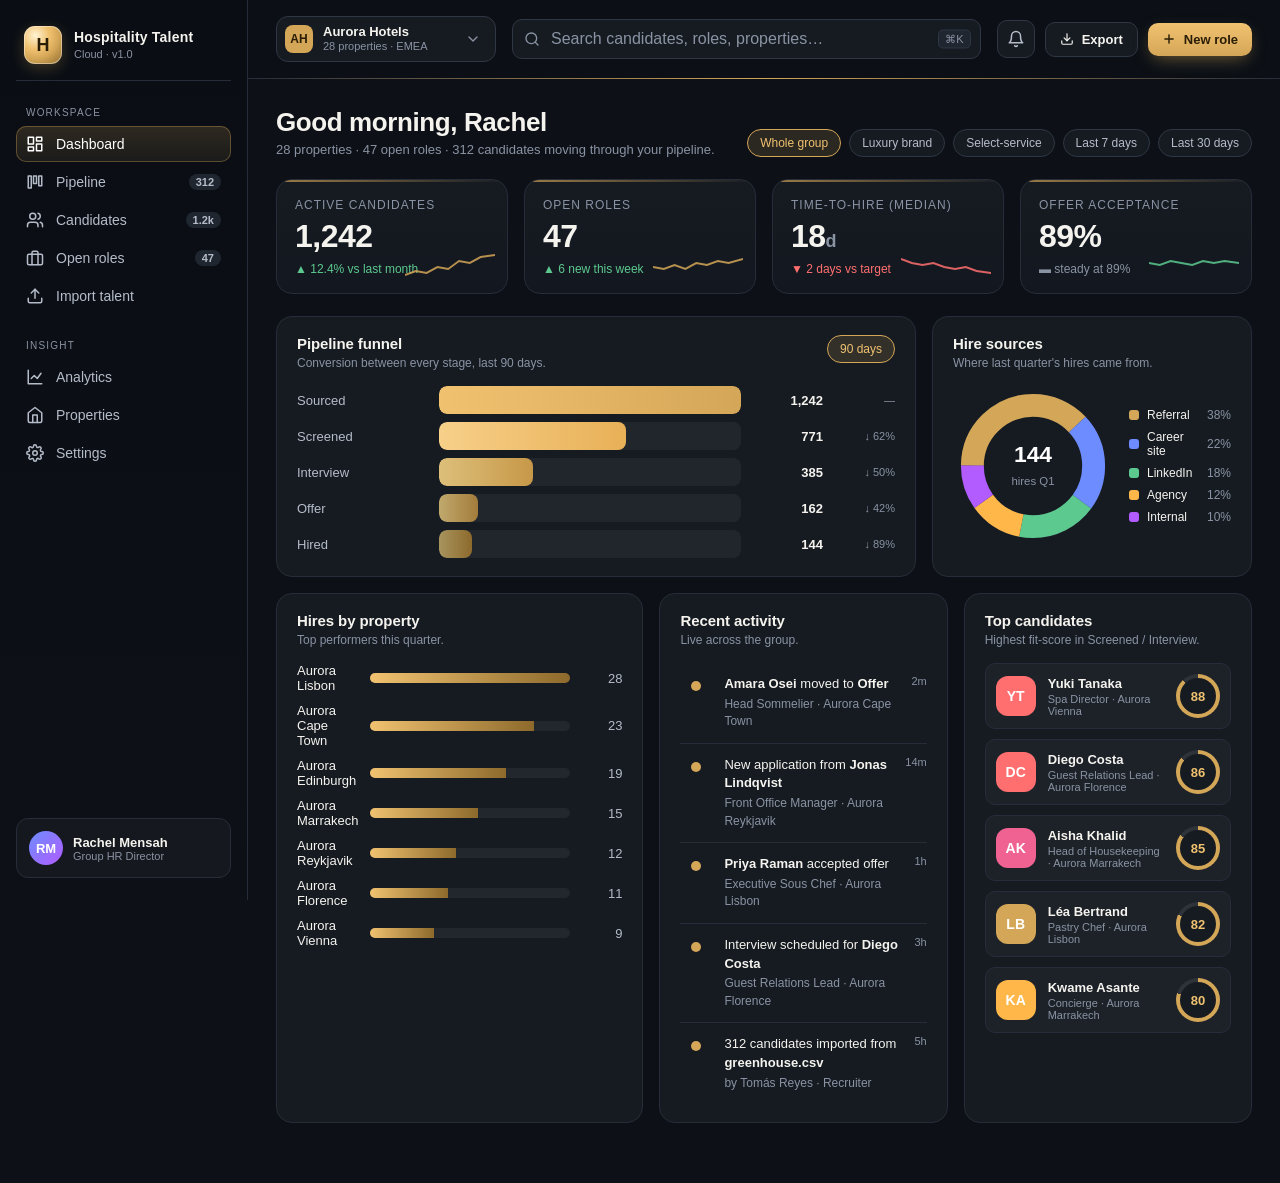
<file: index.html>
<!DOCTYPE html>
<html lang="en">
<head>
<meta charset="UTF-8" />
<meta name="viewport" content="width=device-width, initial-scale=1" />
<meta name="theme-color" content="#0d1117" />
<title>Hospitality Talent Cloud — recruitment portal for hotel groups</title>
<meta name="description" content="A bold, multi-tenant recruitment portal for hotel groups. One pipeline for every property." />
<style>
  :root {
    --ink: #0d1117;
    --ink-2: #161b22;
    --ink-3: #1f2630;
    --line: #262d39;
    --line-2: #2f3744;
    --muted: #8a93a3;
    --muted-2: #b5bcc9;
    --paper: #f5f3ee;
    --paper-2: #ffffff;
    --gold: #d4a657;
    --gold-2: #f0c270;
    --gold-3: #8d6a2c;
    --accent: #6c8cff;
    --good: #5cc98f;
    --warn: #ffb74a;
    --bad: #ff6f6f;
    --shadow-lg: 0 30px 60px -20px rgba(0,0,0,.55), 0 18px 35px -25px rgba(0,0,0,.4);
    --radius: 16px;
    --radius-sm: 10px;
    --radius-xs: 8px;
  }

  * { box-sizing: border-box; }
  html, body {
    margin: 0; padding: 0;
    background: var(--ink);
    color: var(--paper);
    font-family: "Inter", -apple-system, BlinkMacSystemFont, "Segoe UI", Helvetica, Arial, sans-serif;
    -webkit-font-smoothing: antialiased;
    font-feature-settings: "ss01","cv11";
    min-height: 100vh;
  }
  a { color: inherit; text-decoration: none; }
  button { font: inherit; color: inherit; background: none; border: 0; cursor: pointer; }
  input, select { font: inherit; color: inherit; }

  /* ---------- Layout shell ---------- */
  .shell {
    display: grid;
    grid-template-columns: 248px 1fr;
    min-height: 100vh;
  }
  @media (max-width: 1024px) {
    .shell { grid-template-columns: 1fr; }
    .sidebar { display: none; }
  }

  /* ---------- Sidebar ---------- */
  .sidebar {
    background: linear-gradient(180deg, #0a0e14 0%, #0d1117 100%);
    border-right: 1px solid var(--line);
    padding: 22px 16px;
    position: sticky;
    top: 0;
    height: 100vh;
    display: flex;
    flex-direction: column;
    gap: 14px;
  }
  .brand {
    display: flex;
    align-items: center;
    gap: 12px;
    padding: 4px 8px 16px;
    border-bottom: 1px solid var(--line);
  }
  .brand-mark {
    width: 38px; height: 38px;
    border-radius: 11px;
    background:
      radial-gradient(circle at 30% 25%, #fff3d4 0%, var(--gold-2) 35%, var(--gold) 60%, var(--gold-3) 100%);
    display: grid; place-items: center;
    color: #2a1d05;
    font-weight: 800;
    font-size: 18px;
    box-shadow: inset 0 0 0 1px rgba(255,255,255,.4), 0 4px 14px rgba(212,166,87,.25);
  }
  .brand-text { display: flex; flex-direction: column; line-height: 1.1; }
  .brand-text b { font-size: 14px; letter-spacing: .2px; }
  .brand-text span { font-size: 11px; color: var(--muted); margin-top: 2px; }

  .nav-section { display: flex; flex-direction: column; gap: 2px; }
  .nav-label {
    font-size: 10px;
    text-transform: uppercase;
    letter-spacing: 1.2px;
    color: var(--muted);
    padding: 12px 10px 6px;
  }
  .nav-item {
    display: flex;
    align-items: center;
    gap: 12px;
    padding: 9px 10px;
    border-radius: 10px;
    font-size: 14px;
    color: var(--muted-2);
    transition: background .15s ease, color .15s ease;
    cursor: pointer;
    user-select: none;
  }
  .nav-item:hover { background: rgba(255,255,255,.04); color: #fff; }
  .nav-item.active {
    background: linear-gradient(180deg, rgba(212,166,87,.18), rgba(212,166,87,.08));
    color: #fff;
    box-shadow: inset 0 0 0 1px rgba(212,166,87,.35);
  }
  .nav-item svg { width: 18px; height: 18px; flex-shrink: 0; }
  .nav-badge {
    margin-left: auto;
    background: var(--ink-3);
    color: var(--muted-2);
    font-size: 11px;
    font-weight: 600;
    padding: 2px 7px;
    border-radius: 999px;
  }
  .nav-item.active .nav-badge { background: var(--gold); color: #2a1d05; }

  .sidebar-foot {
    margin-top: auto;
    padding: 12px;
    border-radius: 12px;
    background: rgba(255,255,255,.03);
    border: 1px solid var(--line);
    display: flex;
    align-items: center;
    gap: 10px;
  }
  .avatar {
    width: 34px; height: 34px;
    border-radius: 50%;
    background: linear-gradient(135deg, #6c8cff, #b25cff);
    display: grid; place-items: center;
    font-weight: 700; font-size: 13px;
    color: #fff;
  }
  .sidebar-foot small { display: block; color: var(--muted); font-size: 11px; }

  /* ---------- Main ---------- */
  .main { display: flex; flex-direction: column; min-width: 0; }

  /* ---------- Top bar ---------- */
  .topbar {
    display: flex;
    align-items: center;
    gap: 16px;
    padding: 16px 28px;
    border-bottom: 1px solid var(--line);
    background: rgba(13,17,23,.85);
    backdrop-filter: blur(10px);
    position: sticky; top: 0; z-index: 10;
  }
  .tenant-switch {
    display: flex; align-items: center; gap: 10px;
    padding: 8px 14px 8px 8px;
    background: var(--ink-2);
    border: 1px solid var(--line-2);
    border-radius: 12px;
    cursor: pointer;
    min-width: 220px;
    transition: border-color .15s;
  }
  .tenant-switch:hover { border-color: var(--gold); }
  .tenant-logo {
    width: 28px; height: 28px;
    border-radius: 8px;
    background: var(--gold);
    color: #2a1d05;
    font-weight: 800;
    display: grid; place-items: center;
    font-size: 12px;
    flex-shrink: 0;
  }
  .tenant-info { display: flex; flex-direction: column; line-height: 1.15; }
  .tenant-info b { font-size: 13px; }
  .tenant-info span { font-size: 11px; color: var(--muted); }
  .chev { margin-left: auto; color: var(--muted); }

  .search {
    flex: 1;
    max-width: 480px;
    position: relative;
  }
  .search input {
    width: 100%;
    background: var(--ink-2);
    border: 1px solid var(--line-2);
    border-radius: 10px;
    padding: 10px 14px 10px 38px;
    color: var(--paper);
    outline: none;
    transition: border-color .15s;
  }
  .search input:focus { border-color: var(--gold); }
  .search input::placeholder { color: var(--muted); }
  .search svg {
    position: absolute;
    left: 12px; top: 50%;
    transform: translateY(-50%);
    width: 16px; height: 16px;
    color: var(--muted);
  }
  .search kbd {
    position: absolute;
    right: 10px; top: 50%;
    transform: translateY(-50%);
    background: var(--ink-3);
    border: 1px solid var(--line-2);
    border-radius: 5px;
    padding: 2px 6px;
    font-size: 11px;
    color: var(--muted);
    font-family: inherit;
  }

  .top-actions { display: flex; align-items: center; gap: 10px; margin-left: auto; }
  .btn {
    display: inline-flex; align-items: center; gap: 8px;
    padding: 9px 14px;
    border-radius: 10px;
    font-size: 13px;
    font-weight: 600;
    transition: transform .1s ease, background .15s, box-shadow .15s;
    cursor: pointer;
    white-space: nowrap;
  }
  .btn:active { transform: translateY(1px); }
  .btn-ghost { background: var(--ink-2); border: 1px solid var(--line-2); color: var(--paper); }
  .btn-ghost:hover { background: var(--ink-3); }
  .btn-primary {
    background: linear-gradient(180deg, var(--gold-2), var(--gold));
    color: #2a1d05;
    box-shadow: 0 6px 18px -6px rgba(212,166,87,.6);
  }
  .btn-primary:hover { box-shadow: 0 10px 24px -8px rgba(212,166,87,.7); }
  .icon-btn-bare {
    width: 38px; height: 38px;
    display: grid; place-items: center;
    border-radius: 10px;
    background: var(--ink-2);
    border: 1px solid var(--line-2);
    color: var(--muted-2);
    cursor: pointer;
  }
  .icon-btn-bare:hover { color: var(--paper); border-color: var(--gold); }

  /* ---------- View shell ---------- */
  .view {
    padding: 28px 28px 60px;
    display: none;
    animation: fadeIn .3s ease;
  }
  .view.active { display: block; }
  @keyframes fadeIn {
    from { opacity: 0; transform: translateY(6px); }
    to { opacity: 1; transform: translateY(0); }
  }

  .view-head {
    display: flex; align-items: end; justify-content: space-between;
    margin-bottom: 22px; gap: 16px; flex-wrap: wrap;
  }
  .view-head h1 {
    margin: 0;
    font-size: 26px;
    font-weight: 700;
    letter-spacing: -.4px;
  }
  .view-head p {
    margin: 4px 0 0;
    color: var(--muted);
    font-size: 13px;
  }
  .scope-chips { display: flex; gap: 8px; flex-wrap: wrap; }
  .scope-chip {
    background: var(--ink-2);
    border: 1px solid var(--line-2);
    padding: 6px 12px;
    border-radius: 999px;
    font-size: 12px;
    color: var(--muted-2);
    cursor: pointer;
    transition: all .15s;
  }
  .scope-chip.active {
    background: rgba(212,166,87,.15);
    border-color: var(--gold);
    color: var(--gold-2);
  }
  .scope-chip:hover { color: #fff; }

  /* ---------- KPI cards ---------- */
  .kpis {
    display: grid;
    grid-template-columns: repeat(4, 1fr);
    gap: 16px;
    margin-bottom: 22px;
  }
  @media (max-width: 900px) { .kpis { grid-template-columns: repeat(2, 1fr); } }
  .kpi {
    background: linear-gradient(180deg, var(--ink-2) 0%, #131820 100%);
    border: 1px solid var(--line);
    border-radius: var(--radius);
    padding: 18px 18px 16px;
    position: relative;
    overflow: hidden;
  }
  .kpi::before {
    content: "";
    position: absolute;
    inset: 0 0 auto 0; height: 2px;
    background: linear-gradient(90deg, var(--gold), transparent);
    opacity: .7;
  }
  .kpi .label {
    font-size: 12px;
    color: var(--muted);
    text-transform: uppercase;
    letter-spacing: 1px;
    margin-bottom: 8px;
  }
  .kpi .value {
    font-size: 32px;
    font-weight: 700;
    letter-spacing: -.5px;
    line-height: 1;
  }
  .kpi .delta {
    margin-top: 10px;
    font-size: 12px;
    color: var(--good);
    display: inline-flex;
    align-items: center;
    gap: 4px;
  }
  .kpi .delta.down { color: var(--bad); }
  .kpi .delta.flat { color: var(--muted); }
  .kpi .spark {
    position: absolute;
    right: 12px; bottom: 10px;
    width: 90px; height: 32px;
    opacity: .85;
  }

  /* ---------- Cards & sections ---------- */
  .grid-2 {
    display: grid;
    grid-template-columns: 2fr 1fr;
    gap: 16px;
  }
  @media (max-width: 1200px) { .grid-2 { grid-template-columns: 1fr; } }

  .grid-3 {
    display: grid;
    grid-template-columns: repeat(3, 1fr);
    gap: 16px;
  }
  @media (max-width: 1200px) { .grid-3 { grid-template-columns: 1fr; } }

  .card {
    background: var(--ink-2);
    border: 1px solid var(--line);
    border-radius: var(--radius);
    padding: 18px 20px;
  }
  .card h3 {
    margin: 0 0 4px;
    font-size: 15px;
    font-weight: 600;
    letter-spacing: -.1px;
  }
  .card .sub {
    color: var(--muted);
    font-size: 12px;
    margin-bottom: 14px;
  }
  .card-head {
    display: flex; align-items: start; justify-content: space-between;
    margin-bottom: 16px; gap: 12px;
  }
  .card-head h3 { margin: 0; font-size: 15px; }
  .card-head .sub { margin: 4px 0 0; }

  /* ---------- Funnel ---------- */
  .funnel { display: flex; flex-direction: column; gap: 8px; }
  .funnel-row {
    display: grid;
    grid-template-columns: 130px 1fr 70px 60px;
    gap: 12px;
    align-items: center;
  }
  .funnel-row .stage { font-size: 13px; color: var(--muted-2); }
  .funnel-bar {
    height: 28px;
    border-radius: 8px;
    background: rgba(255,255,255,.05);
    overflow: hidden;
    position: relative;
  }
  .funnel-bar i {
    display: block; height: 100%;
    background: linear-gradient(90deg, var(--gold-2), var(--gold));
    border-radius: 8px;
    transition: width .6s cubic-bezier(.4,.2,.2,1);
  }
  .funnel-bar.s2 i { background: linear-gradient(90deg, #f7d089, #e8b057); }
  .funnel-bar.s3 i { background: linear-gradient(90deg, #ddbf7a, #c79849); }
  .funnel-bar.s4 i { background: linear-gradient(90deg, #c0a96d, #a37c3b); }
  .funnel-bar.s5 i { background: linear-gradient(90deg, #a8945e, #8d6a2c); }
  .funnel-row .count { font-size: 13px; font-weight: 600; text-align: right; }
  .funnel-row .conv { font-size: 11px; color: var(--muted); text-align: right; }

  /* ---------- Donut ---------- */
  .donut-wrap {
    display: grid;
    grid-template-columns: 160px 1fr;
    gap: 16px;
    align-items: center;
  }
  .donut-legend { display: flex; flex-direction: column; gap: 8px; font-size: 12px; }
  .legend-row { display: flex; align-items: center; gap: 8px; }
  .swatch { width: 10px; height: 10px; border-radius: 3px; flex-shrink: 0; }
  .legend-row .pct { margin-left: auto; color: var(--muted); font-variant-numeric: tabular-nums; }

  /* ---------- Hires by property bars ---------- */
  .bars { display: flex; flex-direction: column; gap: 10px; }
  .bar-row {
    display: grid;
    grid-template-columns: 1fr 200px 40px;
    align-items: center;
    gap: 12px;
    font-size: 13px;
  }
  .bar-track {
    height: 10px;
    background: rgba(255,255,255,.05);
    border-radius: 6px;
    overflow: hidden;
  }
  .bar-track i {
    display: block; height: 100%;
    background: linear-gradient(90deg, var(--gold-2), var(--gold-3));
  }
  .bar-row .num { text-align: right; font-variant-numeric: tabular-nums; color: var(--muted-2); }

  /* ---------- Activity feed ---------- */
  .feed { display: flex; flex-direction: column; }
  .feed-item {
    display: grid;
    grid-template-columns: 32px 1fr auto;
    gap: 12px;
    padding: 12px 0;
    align-items: start;
    border-bottom: 1px solid var(--line);
    font-size: 13px;
  }
  .feed-item:last-child { border-bottom: 0; }
  .feed-dot {
    width: 10px; height: 10px;
    border-radius: 50%;
    background: var(--gold);
    margin: 6px 0 0 11px;
    flex-shrink: 0;
  }
  .feed-text { line-height: 1.45; }
  .feed-text b { font-weight: 600; }
  .feed-text .meta { display: block; color: var(--muted); font-size: 12px; margin-top: 2px; }
  .feed-time { color: var(--muted); font-size: 11px; white-space: nowrap; }

  /* ---------- Spotlight ---------- */
  .spotlight { display: flex; flex-direction: column; gap: 10px; }
  .spot-card {
    display: grid;
    grid-template-columns: 40px 1fr auto;
    gap: 12px;
    padding: 10px;
    border-radius: 10px;
    background: rgba(255,255,255,.03);
    border: 1px solid var(--line);
    align-items: center;
    cursor: pointer;
    transition: border-color .15s, transform .15s;
  }
  .spot-card:hover { border-color: var(--gold); transform: translateY(-1px); }
  .spot-card .ava {
    width: 40px; height: 40px;
    border-radius: 12px;
    display: grid; place-items: center;
    font-weight: 700; color: #fff;
    font-size: 14px;
  }
  .spot-name { font-size: 13px; font-weight: 600; }
  .spot-role { font-size: 11px; color: var(--muted); margin-top: 2px; }
  .score {
    width: 44px; height: 44px;
    border-radius: 50%;
    display: grid; place-items: center;
    font-size: 13px; font-weight: 700;
    color: #2a1d05;
    background: conic-gradient(var(--gold) calc(var(--p,80) * 1%), rgba(255,255,255,.08) 0);
    position: relative;
  }
  .score::before {
    content: "";
    position: absolute;
    inset: 4px;
    border-radius: 50%;
    background: var(--ink-2);
  }
  .score span {
    position: relative;
    z-index: 1;
    color: var(--gold-2);
    font-variant-numeric: tabular-nums;
  }

  /* ---------- Kanban ---------- */
  .kanban {
    display: grid;
    grid-template-columns: repeat(5, minmax(220px, 1fr));
    gap: 14px;
    overflow-x: auto;
    padding-bottom: 12px;
  }
  .kcol {
    background: var(--ink-2);
    border: 1px solid var(--line);
    border-radius: var(--radius);
    padding: 14px;
    min-height: 480px;
    display: flex;
    flex-direction: column;
    gap: 10px;
    transition: background .15s, border-color .15s;
  }
  .kcol.drag-over { background: rgba(212,166,87,.06); border-color: var(--gold); }
  .kcol-head {
    display: flex; align-items: center; justify-content: space-between;
    margin-bottom: 4px;
  }
  .kcol-head b { font-size: 13px; }
  .kcol-head .count {
    background: var(--ink-3);
    color: var(--muted-2);
    font-size: 11px;
    font-weight: 600;
    padding: 2px 8px;
    border-radius: 999px;
  }
  .kstage-dot { width: 8px; height: 8px; border-radius: 50%; display: inline-block; margin-right: 8px; }
  .kcard {
    background: linear-gradient(180deg, #1b212c 0%, #161b22 100%);
    border: 1px solid var(--line-2);
    border-radius: 12px;
    padding: 12px;
    cursor: grab;
    transition: transform .15s, box-shadow .15s, border-color .15s;
  }
  .kcard:hover { border-color: var(--gold); transform: translateY(-2px); box-shadow: 0 8px 20px -10px rgba(0,0,0,.6); }
  .kcard.dragging { opacity: .5; transform: rotate(2deg); }
  .kcard-top { display: flex; align-items: center; gap: 10px; margin-bottom: 8px; }
  .kcard .ava {
    width: 34px; height: 34px;
    border-radius: 10px;
    display: grid; place-items: center;
    font-size: 12px; font-weight: 700; color: #fff;
  }
  .kcard-name { font-size: 13px; font-weight: 600; line-height: 1.2; }
  .kcard-role { font-size: 11px; color: var(--muted); margin-top: 2px; }
  .kcard-meta {
    display: flex; align-items: center; gap: 6px;
    margin-top: 8px;
    flex-wrap: wrap;
  }
  .tag {
    font-size: 10px;
    text-transform: uppercase;
    letter-spacing: .5px;
    background: rgba(255,255,255,.06);
    color: var(--muted-2);
    padding: 3px 7px;
    border-radius: 5px;
    font-weight: 600;
  }
  .tag.gold { background: rgba(212,166,87,.16); color: var(--gold-2); }
  .tag.stale { background: rgba(255,111,111,.16); color: var(--bad); }
  .kcard-foot {
    display: flex; align-items: center; justify-content: space-between;
    margin-top: 10px; font-size: 11px; color: var(--muted);
  }

  /* ---------- Candidates view ---------- */
  .filters {
    display: flex; gap: 10px; flex-wrap: wrap; margin-bottom: 16px;
  }
  .filter {
    background: var(--ink-2);
    border: 1px solid var(--line-2);
    border-radius: 10px;
    padding: 8px 12px;
    font-size: 13px;
    color: var(--muted-2);
    cursor: pointer;
    display: inline-flex; align-items: center; gap: 8px;
    transition: border-color .15s, color .15s;
  }
  .filter:hover { color: #fff; border-color: var(--gold); }
  .filter.active { color: var(--gold-2); border-color: var(--gold); background: rgba(212,166,87,.08); }
  .filter svg { width: 14px; height: 14px; }

  .candidate-grid {
    display: grid;
    grid-template-columns: repeat(auto-fill, minmax(280px, 1fr));
    gap: 14px;
  }
  .ccard {
    background: var(--ink-2);
    border: 1px solid var(--line);
    border-radius: var(--radius);
    padding: 18px;
    transition: transform .15s, border-color .15s, box-shadow .15s;
    cursor: pointer;
    display: flex;
    flex-direction: column;
    gap: 12px;
  }
  .ccard:hover {
    border-color: var(--gold);
    transform: translateY(-3px);
    box-shadow: var(--shadow-lg);
  }
  .ccard-head { display: flex; gap: 12px; align-items: center; }
  .ccard-head .ava {
    width: 48px; height: 48px;
    border-radius: 14px;
    display: grid; place-items: center;
    color: #fff;
    font-weight: 700;
    font-size: 15px;
  }
  .ccard-name { font-size: 15px; font-weight: 600; }
  .ccard-role { font-size: 12px; color: var(--muted); margin-top: 2px; }
  .ccard-stats {
    display: grid;
    grid-template-columns: repeat(3, 1fr);
    gap: 8px;
    padding: 10px 0;
    border-top: 1px solid var(--line);
    border-bottom: 1px solid var(--line);
  }
  .ccard-stat { text-align: center; }
  .ccard-stat b { display: block; font-size: 14px; }
  .ccard-stat small { font-size: 10px; color: var(--muted); text-transform: uppercase; letter-spacing: .5px; }
  .ccard-tags { display: flex; gap: 6px; flex-wrap: wrap; }

  /* ---------- Upload view ---------- */
  .upload-wrap { max-width: 720px; margin: 0 auto; }
  .dropzone {
    border: 2px dashed var(--line-2);
    border-radius: 18px;
    padding: 48px 24px;
    text-align: center;
    transition: border-color .15s, background .15s;
    cursor: pointer;
  }
  .dropzone:hover, .dropzone.over {
    border-color: var(--gold);
    background: rgba(212,166,87,.06);
  }
  .dropzone svg { width: 48px; height: 48px; color: var(--gold-2); margin-bottom: 12px; }
  .dropzone h3 { margin: 0 0 6px; font-size: 18px; }
  .dropzone p { margin: 0; color: var(--muted); font-size: 13px; }
  .channels {
    display: grid;
    grid-template-columns: repeat(2, 1fr);
    gap: 12px;
    margin-top: 22px;
  }
  @media (max-width: 700px) { .channels { grid-template-columns: 1fr; } }
  .channel {
    background: var(--ink-2);
    border: 1px solid var(--line);
    border-radius: var(--radius);
    padding: 16px;
    display: flex;
    align-items: center;
    gap: 14px;
  }
  .channel-ico {
    width: 42px; height: 42px;
    border-radius: 11px;
    background: rgba(212,166,87,.14);
    color: var(--gold-2);
    display: grid; place-items: center;
    flex-shrink: 0;
  }
  .channel-ico svg { width: 22px; height: 22px; }
  .channel b { font-size: 14px; }
  .channel p { margin: 2px 0 0; color: var(--muted); font-size: 12px; }

  /* ---------- Toast ---------- */
  .toast {
    position: fixed;
    left: 50%; bottom: 32px;
    transform: translate(-50%, 20px);
    background: var(--ink-3);
    border: 1px solid var(--gold);
    color: var(--paper);
    padding: 12px 18px;
    border-radius: 999px;
    font-size: 13px;
    font-weight: 500;
    opacity: 0;
    pointer-events: none;
    transition: opacity .2s, transform .2s;
    z-index: 50;
    box-shadow: 0 10px 30px -10px rgba(0,0,0,.6);
  }
  .toast.show { opacity: 1; transform: translate(-50%, 0); }

  /* ---------- Tenant menu ---------- */
  .tenant-menu {
    position: absolute;
    top: 64px; left: 28px;
    background: var(--ink-2);
    border: 1px solid var(--line-2);
    border-radius: 12px;
    padding: 8px;
    min-width: 280px;
    box-shadow: var(--shadow-lg);
    z-index: 20;
    display: none;
    flex-direction: column;
    gap: 4px;
  }
  .tenant-menu.open { display: flex; }
  .tenant-option {
    display: flex; align-items: center; gap: 10px;
    padding: 8px 10px;
    border-radius: 8px;
    cursor: pointer;
    font-size: 13px;
  }
  .tenant-option:hover { background: rgba(255,255,255,.04); }
  .tenant-option .tenant-logo { width: 26px; height: 26px; font-size: 11px; }
  .tenant-option small { display: block; color: var(--muted); font-size: 11px; margin-top: 1px; }

  .empty { text-align: center; padding: 40px 20px; color: var(--muted); }
  .heading-row { display: flex; align-items: center; justify-content: space-between; margin-bottom: 18px; gap: 16px; flex-wrap: wrap; }

  /* ---------- Hot-pink top accent (kept subtle) ---------- */
  .topbar::after {
    content: "";
    position: absolute;
    bottom: -1px; left: 0; right: 0;
    height: 1px;
    background: linear-gradient(90deg, transparent, var(--gold), transparent);
  }
  .topbar { position: relative; }
</style>
</head>
<body>
<div class="shell">

  <!-- ============ SIDEBAR ============ -->
  <aside class="sidebar">
    <div class="brand">
      <div class="brand-mark">H</div>
      <div class="brand-text">
        <b>Hospitality Talent</b>
        <span>Cloud · v1.0</span>
      </div>
    </div>

    <nav class="nav-section">
      <div class="nav-label">Workspace</div>
      <div class="nav-item active" data-view="dashboard">
        <svg viewBox="0 0 24 24" fill="none" stroke="currentColor" stroke-width="2" stroke-linecap="round" stroke-linejoin="round"><rect x="3" y="3" width="7" height="9"/><rect x="14" y="3" width="7" height="5"/><rect x="14" y="12" width="7" height="9"/><rect x="3" y="16" width="7" height="5"/></svg>
        Dashboard
      </div>
      <div class="nav-item" data-view="pipeline">
        <svg viewBox="0 0 24 24" fill="none" stroke="currentColor" stroke-width="2" stroke-linecap="round" stroke-linejoin="round"><rect x="3" y="4" width="4" height="16"/><rect x="10" y="4" width="4" height="10"/><rect x="17" y="4" width="4" height="13"/></svg>
        Pipeline
        <span class="nav-badge">312</span>
      </div>
      <div class="nav-item" data-view="candidates">
        <svg viewBox="0 0 24 24" fill="none" stroke="currentColor" stroke-width="2" stroke-linecap="round" stroke-linejoin="round"><path d="M16 21v-2a4 4 0 0 0-4-4H6a4 4 0 0 0-4 4v2"/><circle cx="9" cy="7" r="4"/><path d="M22 21v-2a4 4 0 0 0-3-3.87"/><path d="M16 3.13a4 4 0 0 1 0 7.75"/></svg>
        Candidates
        <span class="nav-badge">1.2k</span>
      </div>
      <div class="nav-item" data-view="jobs">
        <svg viewBox="0 0 24 24" fill="none" stroke="currentColor" stroke-width="2" stroke-linecap="round" stroke-linejoin="round"><rect x="2" y="7" width="20" height="14" rx="2"/><path d="M16 21V5a2 2 0 0 0-2-2h-4a2 2 0 0 0-2 2v16"/></svg>
        Open roles
        <span class="nav-badge">47</span>
      </div>
      <div class="nav-item" data-view="upload">
        <svg viewBox="0 0 24 24" fill="none" stroke="currentColor" stroke-width="2" stroke-linecap="round" stroke-linejoin="round"><path d="M21 15v4a2 2 0 0 1-2 2H5a2 2 0 0 1-2-2v-4"/><polyline points="17 8 12 3 7 8"/><line x1="12" y1="3" x2="12" y2="15"/></svg>
        Import talent
      </div>
    </nav>

    <nav class="nav-section">
      <div class="nav-label">Insight</div>
      <div class="nav-item" data-view="dashboard">
        <svg viewBox="0 0 24 24" fill="none" stroke="currentColor" stroke-width="2" stroke-linecap="round" stroke-linejoin="round"><path d="M3 3v18h18"/><path d="M7 14l4-4 4 4 5-7"/></svg>
        Analytics
      </div>
      <div class="nav-item">
        <svg viewBox="0 0 24 24" fill="none" stroke="currentColor" stroke-width="2" stroke-linecap="round" stroke-linejoin="round"><path d="M3 9l9-7 9 7v11a2 2 0 0 1-2 2H5a2 2 0 0 1-2-2z"/><polyline points="9 22 9 12 15 12 15 22"/></svg>
        Properties
      </div>
      <div class="nav-item">
        <svg viewBox="0 0 24 24" fill="none" stroke="currentColor" stroke-width="2" stroke-linecap="round" stroke-linejoin="round"><circle cx="12" cy="12" r="3"/><path d="M19.4 15a1.65 1.65 0 0 0 .33 1.82l.06.06a2 2 0 1 1-2.83 2.83l-.06-.06a1.65 1.65 0 0 0-1.82-.33 1.65 1.65 0 0 0-1 1.51V21a2 2 0 0 1-4 0v-.09a1.65 1.65 0 0 0-1-1.51 1.65 1.65 0 0 0-1.82.33l-.06.06a2 2 0 1 1-2.83-2.83l.06-.06a1.65 1.65 0 0 0 .33-1.82 1.65 1.65 0 0 0-1.51-1H3a2 2 0 0 1 0-4h.09a1.65 1.65 0 0 0 1.51-1 1.65 1.65 0 0 0-.33-1.82l-.06-.06a2 2 0 1 1 2.83-2.83l.06.06a1.65 1.65 0 0 0 1.82.33h0a1.65 1.65 0 0 0 1-1.51V3a2 2 0 0 1 4 0v.09a1.65 1.65 0 0 0 1 1.51h0a1.65 1.65 0 0 0 1.82-.33l.06-.06a2 2 0 1 1 2.83 2.83l-.06.06a1.65 1.65 0 0 0-.33 1.82v0a1.65 1.65 0 0 0 1.51 1H21a2 2 0 0 1 0 4h-.09a1.65 1.65 0 0 0-1.51 1z"/></svg>
        Settings
      </div>
    </nav>

    <div class="sidebar-foot">
      <div class="avatar">RM</div>
      <div style="min-width:0;flex:1;">
        <b style="font-size:13px;display:block;">Rachel Mensah</b>
        <small>Group HR Director</small>
      </div>
    </div>
  </aside>

  <!-- ============ MAIN ============ -->
  <main class="main">

    <!-- ====== TOP BAR ====== -->
    <header class="topbar">
      <div class="tenant-switch" id="tenantSwitch">
        <div class="tenant-logo" id="tenantLogo">AH</div>
        <div class="tenant-info">
          <b id="tenantName">Aurora Hotels</b>
          <span id="tenantMeta">28 properties · EMEA</span>
        </div>
        <svg class="chev" width="16" height="16" viewBox="0 0 24 24" fill="none" stroke="currentColor" stroke-width="2" stroke-linecap="round" stroke-linejoin="round"><polyline points="6 9 12 15 18 9"/></svg>
      </div>

      <div class="tenant-menu" id="tenantMenu">
        <div class="tenant-option" data-tenant="aurora">
          <div class="tenant-logo">AH</div>
          <div><b>Aurora Hotels</b><small>28 properties · EMEA</small></div>
        </div>
        <div class="tenant-option" data-tenant="meridian">
          <div class="tenant-logo" style="background:#6c8cff;color:#fff">MR</div>
          <div><b>Meridian Resorts</b><small>14 properties · APAC</small></div>
        </div>
        <div class="tenant-option" data-tenant="sable">
          <div class="tenant-logo" style="background:#1b1b1b;color:#fff;border:1px solid #444">SC</div>
          <div><b>Sable Collection</b><small>6 properties · Americas</small></div>
        </div>
      </div>

      <div class="search">
        <svg viewBox="0 0 24 24" fill="none" stroke="currentColor" stroke-width="2" stroke-linecap="round" stroke-linejoin="round"><circle cx="11" cy="11" r="8"/><line x1="21" y1="21" x2="16.65" y2="16.65"/></svg>
        <input id="globalSearch" type="text" placeholder="Search candidates, roles, properties…" />
        <kbd>⌘K</kbd>
      </div>

      <div class="top-actions">
        <button class="icon-btn-bare" title="Notifications">
          <svg width="18" height="18" viewBox="0 0 24 24" fill="none" stroke="currentColor" stroke-width="2" stroke-linecap="round" stroke-linejoin="round"><path d="M18 8A6 6 0 0 0 6 8c0 7-3 9-3 9h18s-3-2-3-9"/><path d="M13.73 21a2 2 0 0 1-3.46 0"/></svg>
        </button>
        <button class="btn btn-ghost" id="exportBtn">
          <svg width="14" height="14" viewBox="0 0 24 24" fill="none" stroke="currentColor" stroke-width="2" stroke-linecap="round" stroke-linejoin="round"><path d="M21 15v4a2 2 0 0 1-2 2H5a2 2 0 0 1-2-2v-4"/><polyline points="7 10 12 15 17 10"/><line x1="12" y1="15" x2="12" y2="3"/></svg>
          Export
        </button>
        <button class="btn btn-primary" id="newRoleBtn">
          <svg width="14" height="14" viewBox="0 0 24 24" fill="none" stroke="currentColor" stroke-width="2.5" stroke-linecap="round" stroke-linejoin="round"><line x1="12" y1="5" x2="12" y2="19"/><line x1="5" y1="12" x2="19" y2="12"/></svg>
          New role
        </button>
      </div>
    </header>

    <!-- ====== DASHBOARD VIEW ====== -->
    <section class="view active" id="view-dashboard">
      <div class="view-head">
        <div>
          <h1 id="dashGreeting">Good morning, Rachel</h1>
          <p id="dashSub">28 properties · 47 open roles · 312 candidates moving through your pipeline.</p>
        </div>
        <div class="scope-chips">
          <div class="scope-chip active" data-scope="group">Whole group</div>
          <div class="scope-chip" data-scope="luxury">Luxury brand</div>
          <div class="scope-chip" data-scope="select">Select-service</div>
          <div class="scope-chip" data-scope="7d">Last 7 days</div>
          <div class="scope-chip" data-scope="30d">Last 30 days</div>
        </div>
      </div>

      <!-- KPI cards -->
      <div class="kpis">
        <div class="kpi">
          <div class="label">Active candidates</div>
          <div class="value" data-counter="1242">0</div>
          <div class="delta">▲ 12.4% vs last month</div>
          <svg class="spark" viewBox="0 0 100 32" preserveAspectRatio="none">
            <polyline fill="none" stroke="#d4a657" stroke-width="2" points="0,24 12,20 24,22 36,16 48,18 60,10 72,12 84,6 100,4"/>
          </svg>
        </div>
        <div class="kpi">
          <div class="label">Open roles</div>
          <div class="value" data-counter="47">0</div>
          <div class="delta">▲ 6 new this week</div>
          <svg class="spark" viewBox="0 0 100 32" preserveAspectRatio="none">
            <polyline fill="none" stroke="#d4a657" stroke-width="2" points="0,16 12,18 24,14 36,18 48,12 60,14 72,10 84,12 100,8"/>
          </svg>
        </div>
        <div class="kpi">
          <div class="label">Time-to-hire (median)</div>
          <div class="value"><span data-counter="18">0</span><span style="font-size:18px;color:var(--muted)">d</span></div>
          <div class="delta down">▼ 2 days vs target</div>
          <svg class="spark" viewBox="0 0 100 32" preserveAspectRatio="none">
            <polyline fill="none" stroke="#ff6f6f" stroke-width="2" points="0,8 12,12 24,14 36,12 48,16 60,18 72,16 84,20 100,22"/>
          </svg>
        </div>
        <div class="kpi">
          <div class="label">Offer acceptance</div>
          <div class="value"><span data-counter="89">0</span>%</div>
          <div class="delta flat">▬ steady at 89%</div>
          <svg class="spark" viewBox="0 0 100 32" preserveAspectRatio="none">
            <polyline fill="none" stroke="#5cc98f" stroke-width="2" points="0,12 12,14 24,10 36,12 48,14 60,10 72,12 84,10 100,12"/>
          </svg>
        </div>
      </div>

      <!-- Funnel + Sources -->
      <div class="grid-2" style="margin-bottom:16px;">
        <div class="card">
          <div class="card-head">
            <div>
              <h3>Pipeline funnel</h3>
              <p class="sub">Conversion between every stage, last 90 days.</p>
            </div>
            <div class="scope-chip active" style="cursor:default;">90 days</div>
          </div>
          <div class="funnel" id="funnel">
            <div class="funnel-row"><span class="stage">Sourced</span><div class="funnel-bar"><i style="width:100%"></i></div><span class="count">1,242</span><span class="conv">—</span></div>
            <div class="funnel-row"><span class="stage">Screened</span><div class="funnel-bar s2"><i style="width:62%"></i></div><span class="count">771</span><span class="conv">↓ 62%</span></div>
            <div class="funnel-row"><span class="stage">Interview</span><div class="funnel-bar s3"><i style="width:31%"></i></div><span class="count">385</span><span class="conv">↓ 50%</span></div>
            <div class="funnel-row"><span class="stage">Offer</span><div class="funnel-bar s4"><i style="width:13%"></i></div><span class="count">162</span><span class="conv">↓ 42%</span></div>
            <div class="funnel-row"><span class="stage">Hired</span><div class="funnel-bar s5"><i style="width:11%"></i></div><span class="count">144</span><span class="conv">↓ 89%</span></div>
          </div>
        </div>

        <div class="card">
          <div class="card-head">
            <div>
              <h3>Hire sources</h3>
              <p class="sub">Where last quarter's hires came from.</p>
            </div>
          </div>
          <div class="donut-wrap">
            <svg width="160" height="160" viewBox="0 0 42 42">
              <circle cx="21" cy="21" r="15.9155" fill="transparent" stroke="#262d39" stroke-width="6"/>
              <circle cx="21" cy="21" r="15.9155" fill="transparent" stroke="#d4a657" stroke-width="6" stroke-dasharray="38 62" stroke-dashoffset="25" transform="rotate(-90 21 21)"/>
              <circle cx="21" cy="21" r="15.9155" fill="transparent" stroke="#6c8cff" stroke-width="6" stroke-dasharray="22 78" stroke-dashoffset="-13" transform="rotate(-90 21 21)"/>
              <circle cx="21" cy="21" r="15.9155" fill="transparent" stroke="#5cc98f" stroke-width="6" stroke-dasharray="18 82" stroke-dashoffset="-35" transform="rotate(-90 21 21)"/>
              <circle cx="21" cy="21" r="15.9155" fill="transparent" stroke="#ffb74a" stroke-width="6" stroke-dasharray="12 88" stroke-dashoffset="-53" transform="rotate(-90 21 21)"/>
              <circle cx="21" cy="21" r="15.9155" fill="transparent" stroke="#b25cff" stroke-width="6" stroke-dasharray="10 90" stroke-dashoffset="-65" transform="rotate(-90 21 21)"/>
              <text x="21" y="20" text-anchor="middle" fill="#fff" font-size="6" font-weight="700">144</text>
              <text x="21" y="26" text-anchor="middle" fill="#8a93a3" font-size="3">hires Q1</text>
            </svg>
            <div class="donut-legend">
              <div class="legend-row"><span class="swatch" style="background:#d4a657"></span> Referral <span class="pct">38%</span></div>
              <div class="legend-row"><span class="swatch" style="background:#6c8cff"></span> Career site <span class="pct">22%</span></div>
              <div class="legend-row"><span class="swatch" style="background:#5cc98f"></span> LinkedIn <span class="pct">18%</span></div>
              <div class="legend-row"><span class="swatch" style="background:#ffb74a"></span> Agency <span class="pct">12%</span></div>
              <div class="legend-row"><span class="swatch" style="background:#b25cff"></span> Internal <span class="pct">10%</span></div>
            </div>
          </div>
        </div>
      </div>

      <!-- Hires by property + Activity + Spotlight -->
      <div class="grid-3">
        <div class="card">
          <div class="card-head">
            <div>
              <h3>Hires by property</h3>
              <p class="sub">Top performers this quarter.</p>
            </div>
          </div>
          <div class="bars">
            <div class="bar-row"><span>Aurora Lisbon</span><div class="bar-track"><i style="width:100%"></i></div><span class="num">28</span></div>
            <div class="bar-row"><span>Aurora Cape Town</span><div class="bar-track"><i style="width:82%"></i></div><span class="num">23</span></div>
            <div class="bar-row"><span>Aurora Edinburgh</span><div class="bar-track"><i style="width:68%"></i></div><span class="num">19</span></div>
            <div class="bar-row"><span>Aurora Marrakech</span><div class="bar-track"><i style="width:54%"></i></div><span class="num">15</span></div>
            <div class="bar-row"><span>Aurora Reykjavik</span><div class="bar-track"><i style="width:43%"></i></div><span class="num">12</span></div>
            <div class="bar-row"><span>Aurora Florence</span><div class="bar-track"><i style="width:39%"></i></div><span class="num">11</span></div>
            <div class="bar-row"><span>Aurora Vienna</span><div class="bar-track"><i style="width:32%"></i></div><span class="num">9</span></div>
          </div>
        </div>

        <div class="card">
          <div class="card-head">
            <div>
              <h3>Recent activity</h3>
              <p class="sub">Live across the group.</p>
            </div>
          </div>
          <div class="feed">
            <div class="feed-item"><span class="feed-dot"></span><div class="feed-text"><b>Amara Osei</b> moved to <b>Offer</b><span class="meta">Head Sommelier · Aurora Cape Town</span></div><span class="feed-time">2m</span></div>
            <div class="feed-item"><span class="feed-dot"></span><div class="feed-text">New application from <b>Jonas Lindqvist</b><span class="meta">Front Office Manager · Aurora Reykjavik</span></div><span class="feed-time">14m</span></div>
            <div class="feed-item"><span class="feed-dot"></span><div class="feed-text"><b>Priya Raman</b> accepted offer<span class="meta">Executive Sous Chef · Aurora Lisbon</span></div><span class="feed-time">1h</span></div>
            <div class="feed-item"><span class="feed-dot"></span><div class="feed-text">Interview scheduled for <b>Diego Costa</b><span class="meta">Guest Relations Lead · Aurora Florence</span></div><span class="feed-time">3h</span></div>
            <div class="feed-item"><span class="feed-dot"></span><div class="feed-text">312 candidates imported from <b>greenhouse.csv</b><span class="meta">by Tomás Reyes · Recruiter</span></div><span class="feed-time">5h</span></div>
          </div>
        </div>

        <div class="card">
          <div class="card-head">
            <div>
              <h3>Top candidates</h3>
              <p class="sub">Highest fit-score in Screened / Interview.</p>
            </div>
          </div>
          <div class="spotlight" id="spotlight"></div>
        </div>
      </div>
    </section>

    <!-- ====== PIPELINE / KANBAN VIEW ====== -->
    <section class="view" id="view-pipeline">
      <div class="view-head">
        <div>
          <h1>Pipeline</h1>
          <p>Drag any card between columns to move a candidate through stages. Every move is logged.</p>
        </div>
        <div class="scope-chips">
          <div class="scope-chip active">All properties</div>
          <div class="scope-chip">Front of house</div>
          <div class="scope-chip">Kitchen</div>
          <div class="scope-chip">Management</div>
          <div class="scope-chip">Spa &amp; wellness</div>
        </div>
      </div>

      <div class="kanban" id="kanban"></div>
    </section>

    <!-- ====== CANDIDATES VIEW ====== -->
    <section class="view" id="view-candidates">
      <div class="view-head">
        <div>
          <h1>Candidates</h1>
          <p>Search and filter every person in your talent pool. Click any card to open the full profile.</p>
        </div>
      </div>

      <div class="filters">
        <div class="filter active" data-filter="all">
          <svg viewBox="0 0 24 24" fill="none" stroke="currentColor" stroke-width="2" stroke-linecap="round" stroke-linejoin="round"><circle cx="12" cy="12" r="10"/></svg>
          All <span style="opacity:.6">(1,242)</span>
        </div>
        <div class="filter" data-filter="front">Front of house</div>
        <div class="filter" data-filter="kitchen">Kitchen</div>
        <div class="filter" data-filter="management">Management</div>
        <div class="filter" data-filter="spa">Spa &amp; wellness</div>
        <div class="filter" data-filter="bilingual">🌍 Bilingual</div>
        <div class="filter" data-filter="immediate">⚡ Available now</div>
      </div>

      <div class="candidate-grid" id="candidateGrid"></div>
    </section>

    <!-- ====== JOBS VIEW ====== -->
    <section class="view" id="view-jobs">
      <div class="view-head">
        <div>
          <h1>Open roles</h1>
          <p>47 approved requisitions across the group. Click any role to see its shortlist.</p>
        </div>
        <button class="btn btn-primary"><svg width="14" height="14" viewBox="0 0 24 24" fill="none" stroke="currentColor" stroke-width="2.5" stroke-linecap="round" stroke-linejoin="round"><line x1="12" y1="5" x2="12" y2="19"/><line x1="5" y1="12" x2="19" y2="12"/></svg> Raise requisition</button>
      </div>

      <div class="candidate-grid" id="jobsGrid"></div>
    </section>

    <!-- ====== UPLOAD VIEW ====== -->
    <section class="view" id="view-upload">
      <div class="view-head">
        <div>
          <h1>Import your talent pipeline</h1>
          <p>Bring your existing candidate data into the portal. We'll de-duplicate and map fields for you.</p>
        </div>
      </div>

      <div class="upload-wrap">
        <div class="dropzone" id="dropzone">
          <svg viewBox="0 0 24 24" fill="none" stroke="currentColor" stroke-width="1.6" stroke-linecap="round" stroke-linejoin="round"><path d="M21 15v4a2 2 0 0 1-2 2H5a2 2 0 0 1-2-2v-4"/><polyline points="17 8 12 3 7 8"/><line x1="12" y1="3" x2="12" y2="15"/></svg>
          <h3>Drop your CSV, Excel, or zipped CVs here</h3>
          <p>Up to 50,000 rows per file · PDF and DOCX CVs supported · field mapping is saved for future uploads</p>
        </div>

        <div class="channels">
          <div class="channel">
            <div class="channel-ico"><svg viewBox="0 0 24 24" fill="none" stroke="currentColor" stroke-width="2" stroke-linecap="round" stroke-linejoin="round"><path d="M14 2H6a2 2 0 0 0-2 2v16a2 2 0 0 0 2 2h12a2 2 0 0 0 2-2V8z"/><polyline points="14 2 14 8 20 8"/></svg></div>
            <div><b>CSV &amp; Excel</b><p>Map your columns once, re-use forever.</p></div>
          </div>
          <div class="channel">
            <div class="channel-ico"><svg viewBox="0 0 24 24" fill="none" stroke="currentColor" stroke-width="2" stroke-linecap="round" stroke-linejoin="round"><path d="M16 4h2a2 2 0 0 1 2 2v14a2 2 0 0 1-2 2H6a2 2 0 0 1-2-2V6a2 2 0 0 1 2-2h2"/><rect x="8" y="2" width="8" height="4" rx="1"/></svg></div>
            <div><b>Bulk CV upload</b><p>Auto-parse PDF / DOCX into structured fields.</p></div>
          </div>
          <div class="channel">
            <div class="channel-ico"><svg viewBox="0 0 24 24" fill="none" stroke="currentColor" stroke-width="2" stroke-linecap="round" stroke-linejoin="round"><circle cx="12" cy="12" r="10"/><path d="M2 12h20"/><path d="M12 2a15.3 15.3 0 0 1 4 10 15.3 15.3 0 0 1-4 10 15.3 15.3 0 0 1-4-10 15.3 15.3 0 0 1 4-10z"/></svg></div>
            <div><b>API import</b><p>Workday, Greenhouse, Lever, SmartRecruiters.</p></div>
          </div>
          <div class="channel">
            <div class="channel-ico"><svg viewBox="0 0 24 24" fill="none" stroke="currentColor" stroke-width="2" stroke-linecap="round" stroke-linejoin="round"><path d="M16 21v-2a4 4 0 0 0-4-4H5a4 4 0 0 0-4 4v2"/><circle cx="8.5" cy="7" r="4"/><line x1="20" y1="8" x2="20" y2="14"/><line x1="23" y1="11" x2="17" y2="11"/></svg></div>
            <div><b>Add manually</b><p>For walk-ins and referrals — one candidate at a time.</p></div>
          </div>
        </div>
      </div>
    </section>

  </main>
</div>

<div class="toast" id="toast">Saved</div>

<script>
(function(){
  // ---------- Tenant data ----------
  const TENANTS = {
    aurora: { logo:'AH', name:'Aurora Hotels', meta:'28 properties · EMEA', color:'#d4a657' },
    meridian:{ logo:'MR', name:'Meridian Resorts', meta:'14 properties · APAC', color:'#6c8cff' },
    sable:  { logo:'SC', name:'Sable Collection', meta:'6 properties · Americas', color:'#1b1b1b' }
  };

  // ---------- Demo candidates ----------
  const CANDIDATES = [
    { id:1, name:'Amara Osei', role:'Head Sommelier', prop:'Aurora Cape Town', stage:'offer', score:94, tags:['kitchen'], yrs:9, lang:['EN','FR','TW'], avail:'2 weeks' },
    { id:2, name:'Jonas Lindqvist', role:'Front Office Manager', prop:'Aurora Reykjavik', stage:'sourced', score:78, tags:['front','bilingual'], yrs:6, lang:['EN','SE','IS'], avail:'1 month' },
    { id:3, name:'Priya Raman', role:'Executive Sous Chef', prop:'Aurora Lisbon', stage:'hired', score:91, tags:['kitchen'], yrs:11, lang:['EN','HI','PT'], avail:'Available now' },
    { id:4, name:'Diego Costa', role:'Guest Relations Lead', prop:'Aurora Florence', stage:'interview', score:86, tags:['front','bilingual','immediate'], yrs:5, lang:['EN','IT','ES','PT'], avail:'Available now' },
    { id:5, name:'Yuki Tanaka', role:'Spa Director', prop:'Aurora Vienna', stage:'screened', score:88, tags:['spa','management'], yrs:8, lang:['EN','JA','DE'], avail:'2 weeks' },
    { id:6, name:'Léa Bertrand', role:'Pastry Chef', prop:'Aurora Lisbon', stage:'interview', score:82, tags:['kitchen'], yrs:7, lang:['EN','FR','PT'], avail:'3 weeks' },
    { id:7, name:'Kwame Asante', role:'Concierge', prop:'Aurora Marrakech', stage:'screened', score:80, tags:['front','bilingual','immediate'], yrs:4, lang:['EN','FR','AR','TW'], avail:'Available now' },
    { id:8, name:'Mei-Ling Chen', role:'Revenue Manager', prop:'Aurora Edinburgh', stage:'sourced', score:84, tags:['management'], yrs:9, lang:['EN','ZH'], avail:'1 month' },
    { id:9, name:'Oluwaseun Adebayo', role:'Restaurant General Manager', prop:'Aurora Lagos', stage:'offer', score:90, tags:['management','front'], yrs:12, lang:['EN','YO'], avail:'2 weeks' },
    { id:10,name:'Sofia Pereira', role:'Wellness Therapist', prop:'Aurora Lisbon', stage:'sourced', score:74, tags:['spa','immediate'], yrs:3, lang:['EN','PT','ES'], avail:'Available now' },
    { id:11,name:'Henrik Berg', role:'Bar Manager', prop:'Aurora Reykjavik', stage:'screened', score:79, tags:['front'], yrs:6, lang:['EN','SE','IS'], avail:'2 weeks' },
    { id:12,name:'Aisha Khalid', role:'Head of Housekeeping', prop:'Aurora Marrakech', stage:'interview', score:85, tags:['management'], yrs:10, lang:['EN','AR','FR'], avail:'1 month' }
  ];

  const STAGES = [
    { id:'sourced',   name:'Sourced',   color:'#8a93a3' },
    { id:'screened',  name:'Screened',  color:'#6c8cff' },
    { id:'interview', name:'Interview', color:'#ffb74a' },
    { id:'offer',     name:'Offer',     color:'#d4a657' },
    { id:'hired',     name:'Hired',     color:'#5cc98f' }
  ];

  const JOBS = [
    { title:'Head Sommelier', prop:'Aurora Cape Town', tags:['urgent','kitchen'], days:4, shortlist:6 },
    { title:'Front Office Manager', prop:'Aurora Reykjavik', tags:['front'], days:12, shortlist:9 },
    { title:'Executive Sous Chef', prop:'Aurora Lisbon', tags:['kitchen'], days:2, shortlist:11 },
    { title:'Guest Relations Lead', prop:'Aurora Florence', tags:['front','bilingual'], days:7, shortlist:5 },
    { title:'Spa Director', prop:'Aurora Vienna', tags:['spa','management'], days:18, shortlist:3 },
    { title:'Pastry Chef', prop:'Aurora Lisbon', tags:['kitchen'], days:9, shortlist:7 },
    { title:'Concierge', prop:'Aurora Marrakech', tags:['front','bilingual'], days:5, shortlist:4 },
    { title:'Restaurant GM', prop:'Aurora Lagos', tags:['management','urgent'], days:21, shortlist:2 }
  ];

  // ---------- Utility ----------
  const $ = (sel, root=document) => root.querySelector(sel);
  const $$ = (sel, root=document) => Array.from(root.querySelectorAll(sel));
  const initialsOf = (s) => s.split(/\s+/).map(w=>w[0]).slice(0,2).join('').toUpperCase();
  const colors = ['#6c8cff','#b25cff','#5cc98f','#ffb74a','#ff6f6f','#4ecdc4','#d4a657','#f06292'];
  const colorFor = (s) => { let h=0; for (let i=0;i<s.length;i++) h=(h*31+s.charCodeAt(i))>>>0; return colors[h%colors.length]; };

  // ---------- View switching ----------
  $$('.nav-item').forEach(item => {
    item.addEventListener('click', () => {
      const view = item.dataset.view;
      if (!view) return;
      $$('.nav-item').forEach(n => n.classList.remove('active'));
      item.classList.add('active');
      $$('.view').forEach(v => v.classList.remove('active'));
      $('#view-'+view)?.classList.add('active');
    });
  });

  // ---------- Tenant menu ----------
  const tenantSwitch = $('#tenantSwitch');
  const tenantMenu = $('#tenantMenu');
  tenantSwitch.addEventListener('click', (e) => {
    e.stopPropagation();
    tenantMenu.classList.toggle('open');
  });
  document.addEventListener('click', () => tenantMenu.classList.remove('open'));
  $$('.tenant-option').forEach(opt => {
    opt.addEventListener('click', () => {
      const t = TENANTS[opt.dataset.tenant];
      $('#tenantLogo').textContent = t.logo;
      $('#tenantLogo').style.background = t.color;
      $('#tenantLogo').style.color = opt.dataset.tenant==='sable' ? '#fff' : '#2a1d05';
      $('#tenantName').textContent = t.name;
      $('#tenantMeta').textContent = t.meta;
      tenantMenu.classList.remove('open');
      showToast('Switched to '+t.name);
    });
  });

  // ---------- Animated counters ----------
  function animateCounter(el) {
    const target = parseInt(el.dataset.counter, 10);
    const dur = 900;
    const start = performance.now();
    function step(t){
      const p = Math.min(1, (t-start)/dur);
      const v = Math.floor(target * (1 - Math.pow(1-p, 3)));
      el.textContent = v.toLocaleString('en-US');
      if (p<1) requestAnimationFrame(step);
    }
    requestAnimationFrame(step);
  }
  $$('[data-counter]').forEach(animateCounter);

  // ---------- Spotlight ----------
  const spotlight = $('#spotlight');
  CANDIDATES
    .filter(c => c.stage==='screened' || c.stage==='interview')
    .sort((a,b) => b.score - a.score)
    .slice(0,5)
    .forEach(c => {
      const div = document.createElement('div');
      div.className = 'spot-card';
      div.innerHTML = `
        <div class="ava" style="background:${colorFor(c.name)}">${initialsOf(c.name)}</div>
        <div>
          <div class="spot-name">${c.name}</div>
          <div class="spot-role">${c.role} · ${c.prop}</div>
        </div>
        <div class="score" style="--p:${c.score}"><span>${c.score}</span></div>
      `;
      spotlight.appendChild(div);
    });

  // ---------- Kanban ----------
  const kanban = $('#kanban');
  STAGES.forEach(stage => {
    const col = document.createElement('div');
    col.className = 'kcol';
    col.dataset.stage = stage.id;
    const cards = CANDIDATES.filter(c => c.stage===stage.id);
    col.innerHTML = `
      <div class="kcol-head">
        <b><span class="kstage-dot" style="background:${stage.color}"></span>${stage.name}</b>
        <span class="count">${cards.length}</span>
      </div>
    `;
    cards.forEach(c => col.appendChild(makeKCard(c)));
    kanban.appendChild(col);
    setupDropZone(col);
  });

  function makeKCard(c) {
    const days = Math.floor(Math.random()*14)+1;
    const stale = days > 7;
    const card = document.createElement('div');
    card.className = 'kcard';
    card.draggable = true;
    card.dataset.id = c.id;
    card.innerHTML = `
      <div class="kcard-top">
        <div class="ava" style="background:${colorFor(c.name)}">${initialsOf(c.name)}</div>
        <div style="min-width:0;flex:1">
          <div class="kcard-name">${c.name}</div>
          <div class="kcard-role">${c.role}</div>
        </div>
      </div>
      <div class="kcard-meta">
        <span class="tag gold">${c.score} fit</span>
        ${stale ? '<span class="tag stale">stale</span>' : ''}
        <span class="tag">${c.prop.replace('Aurora ','')}</span>
      </div>
      <div class="kcard-foot">
        <span>${days}d in stage</span>
        <span>${c.lang.join(' · ')}</span>
      </div>
    `;
    card.addEventListener('dragstart', (e) => {
      card.classList.add('dragging');
      e.dataTransfer.setData('text/plain', c.id);
      e.dataTransfer.effectAllowed = 'move';
    });
    card.addEventListener('dragend', () => card.classList.remove('dragging'));
    return card;
  }

  function setupDropZone(col) {
    col.addEventListener('dragover', (e) => {
      e.preventDefault();
      col.classList.add('drag-over');
    });
    col.addEventListener('dragleave', () => col.classList.remove('drag-over'));
    col.addEventListener('drop', (e) => {
      e.preventDefault();
      col.classList.remove('drag-over');
      const id = parseInt(e.dataTransfer.getData('text/plain'), 10);
      const card = $(`.kcard[data-id="${id}"]`);
      if (!card) return;
      const fromCol = card.closest('.kcol');
      col.appendChild(card);
      // update counts
      [fromCol, col].forEach(c => {
        const n = $$('.kcard', c).length;
        $('.count', c).textContent = n;
      });
      const cand = CANDIDATES.find(c => c.id===id);
      const newStage = STAGES.find(s => s.id===col.dataset.stage);
      if (cand && newStage && cand.stage !== newStage.id) {
        cand.stage = newStage.id;
        showToast(`${cand.name} → ${newStage.name}`);
      }
    });
  }

  // ---------- Candidates grid ----------
  const candidateGrid = $('#candidateGrid');
  function renderCandidates(filter='all') {
    candidateGrid.innerHTML = '';
    const list = CANDIDATES.filter(c => {
      if (filter==='all') return true;
      return c.tags.includes(filter);
    });
    if (!list.length) {
      candidateGrid.innerHTML = '<div class="empty" style="grid-column:1/-1">No candidates match your filters.</div>';
      return;
    }
    list.forEach(c => {
      const stageObj = STAGES.find(s => s.id===c.stage);
      const card = document.createElement('div');
      card.className = 'ccard';
      card.innerHTML = `
        <div class="ccard-head">
          <div class="ava" style="background:${colorFor(c.name)}">${initialsOf(c.name)}</div>
          <div style="min-width:0;flex:1">
            <div class="ccard-name">${c.name}</div>
            <div class="ccard-role">${c.role} · ${c.prop}</div>
          </div>
          <div class="score" style="--p:${c.score}"><span>${c.score}</span></div>
        </div>
        <div class="ccard-stats">
          <div class="ccard-stat"><b>${c.yrs}y</b><small>experience</small></div>
          <div class="ccard-stat"><b>${c.lang.length}</b><small>languages</small></div>
          <div class="ccard-stat"><b style="color:${stageObj.color}">${stageObj.name}</b><small>stage</small></div>
        </div>
        <div class="ccard-tags">
          ${c.tags.map(t => `<span class="tag">${t}</span>`).join('')}
          <span class="tag gold">${c.avail}</span>
        </div>
      `;
      card.addEventListener('click', () => showToast('Opening '+c.name+'\'s profile…'));
      candidateGrid.appendChild(card);
    });
  }
  renderCandidates();

  $$('.filter').forEach(f => {
    f.addEventListener('click', () => {
      $$('.filter').forEach(x => x.classList.remove('active'));
      f.classList.add('active');
      renderCandidates(f.dataset.filter);
    });
  });

  // ---------- Jobs grid ----------
  const jobsGrid = $('#jobsGrid');
  JOBS.forEach(j => {
    const card = document.createElement('div');
    card.className = 'ccard';
    card.innerHTML = `
      <div class="ccard-head">
        <div class="ava" style="background:${colorFor(j.title)};border-radius:12px">
          <svg width="22" height="22" viewBox="0 0 24 24" fill="none" stroke="currentColor" stroke-width="2" stroke-linecap="round" stroke-linejoin="round"><rect x="2" y="7" width="20" height="14" rx="2"/><path d="M16 21V5a2 2 0 0 0-2-2h-4a2 2 0 0 0-2 2v16"/></svg>
        </div>
        <div style="min-width:0;flex:1">
          <div class="ccard-name">${j.title}</div>
          <div class="ccard-role">${j.prop}</div>
        </div>
      </div>
      <div class="ccard-stats">
        <div class="ccard-stat"><b>${j.shortlist}</b><small>shortlist</small></div>
        <div class="ccard-stat"><b>${j.days}d</b><small>open</small></div>
        <div class="ccard-stat"><b style="color:${j.days>14?'var(--bad)':'var(--good)'}">${j.days>14?'overdue':'on track'}</b><small>status</small></div>
      </div>
      <div class="ccard-tags">
        ${j.tags.map(t => `<span class="tag${t==='urgent'?' stale':''}">${t}</span>`).join('')}
      </div>
    `;
    card.addEventListener('click', () => showToast('Opening '+j.title+'…'));
    jobsGrid.appendChild(card);
  });

  // ---------- Dropzone ----------
  const dz = $('#dropzone');
  ['dragenter','dragover'].forEach(ev =>
    dz.addEventListener(ev, e => { e.preventDefault(); dz.classList.add('over'); }));
  ['dragleave','drop'].forEach(ev =>
    dz.addEventListener(ev, e => { e.preventDefault(); dz.classList.remove('over'); }));
  dz.addEventListener('drop', () => showToast('File queued · 312 rows detected'));
  dz.addEventListener('click', () => showToast('File picker would open here (demo)'));

  // ---------- Top bar buttons ----------
  $('#exportBtn').addEventListener('click', () => showToast('Exporting dashboard as PDF…'));
  $('#newRoleBtn').addEventListener('click', () => {
    $$('.nav-item').forEach(n => n.classList.remove('active'));
    $('.nav-item[data-view="jobs"]').classList.add('active');
    $$('.view').forEach(v => v.classList.remove('active'));
    $('#view-jobs').classList.add('active');
    showToast('Raising a new requisition…');
  });

  // ---------- Global search ----------
  const search = $('#globalSearch');
  search.addEventListener('keydown', (e) => {
    if (e.key === 'Enter' && search.value.trim()) {
      // jump to candidates view and filter loosely
      $$('.nav-item').forEach(n => n.classList.remove('active'));
      $('.nav-item[data-view="candidates"]').classList.add('active');
      $$('.view').forEach(v => v.classList.remove('active'));
      $('#view-candidates').classList.add('active');
      const q = search.value.trim().toLowerCase();
      candidateGrid.innerHTML = '';
      const hits = CANDIDATES.filter(c =>
        c.name.toLowerCase().includes(q) ||
        c.role.toLowerCase().includes(q) ||
        c.prop.toLowerCase().includes(q) ||
        c.lang.join(' ').toLowerCase().includes(q));
      if (!hits.length) {
        candidateGrid.innerHTML = '<div class="empty" style="grid-column:1/-1">No matches for "'+search.value+'"</div>';
      } else {
        hits.forEach(c => {
          const stageObj = STAGES.find(s => s.id===c.stage);
          const card = document.createElement('div');
          card.className = 'ccard';
          card.innerHTML = `
            <div class="ccard-head">
              <div class="ava" style="background:${colorFor(c.name)}">${initialsOf(c.name)}</div>
              <div style="min-width:0;flex:1">
                <div class="ccard-name">${c.name}</div>
                <div class="ccard-role">${c.role} · ${c.prop}</div>
              </div>
              <div class="score" style="--p:${c.score}"><span>${c.score}</span></div>
            </div>
            <div class="ccard-stats">
              <div class="ccard-stat"><b>${c.yrs}y</b><small>experience</small></div>
              <div class="ccard-stat"><b>${c.lang.length}</b><small>languages</small></div>
              <div class="ccard-stat"><b style="color:${stageObj.color}">${stageObj.name}</b><small>stage</small></div>
            </div>
            <div class="ccard-tags">
              ${c.tags.map(t => `<span class="tag">${t}</span>`).join('')}
              <span class="tag gold">${c.avail}</span>
            </div>
          `;
          candidateGrid.appendChild(card);
        });
        showToast(hits.length+' match'+(hits.length===1?'':'es')+' for "'+search.value+'"');
      }
    }
  });

  // ⌘K / Ctrl+K to focus search
  document.addEventListener('keydown', (e) => {
    if ((e.metaKey || e.ctrlKey) && e.key.toLowerCase() === 'k') {
      e.preventDefault();
      search.focus();
      search.select();
    }
  });

  // ---------- Toast ----------
  let toastTimer;
  function showToast(msg) {
    const t = $('#toast');
    t.textContent = msg;
    t.classList.add('show');
    clearTimeout(toastTimer);
    toastTimer = setTimeout(() => t.classList.remove('show'), 2200);
  }

  // ---------- Greeting by time-of-day ----------
  const h = new Date().getHours();
  const greet = h<12 ? 'Good morning' : h<18 ? 'Good afternoon' : 'Good evening';
  $('#dashGreeting').textContent = greet + ', Rachel';
})();
</script>
</body>
</html>
</file>
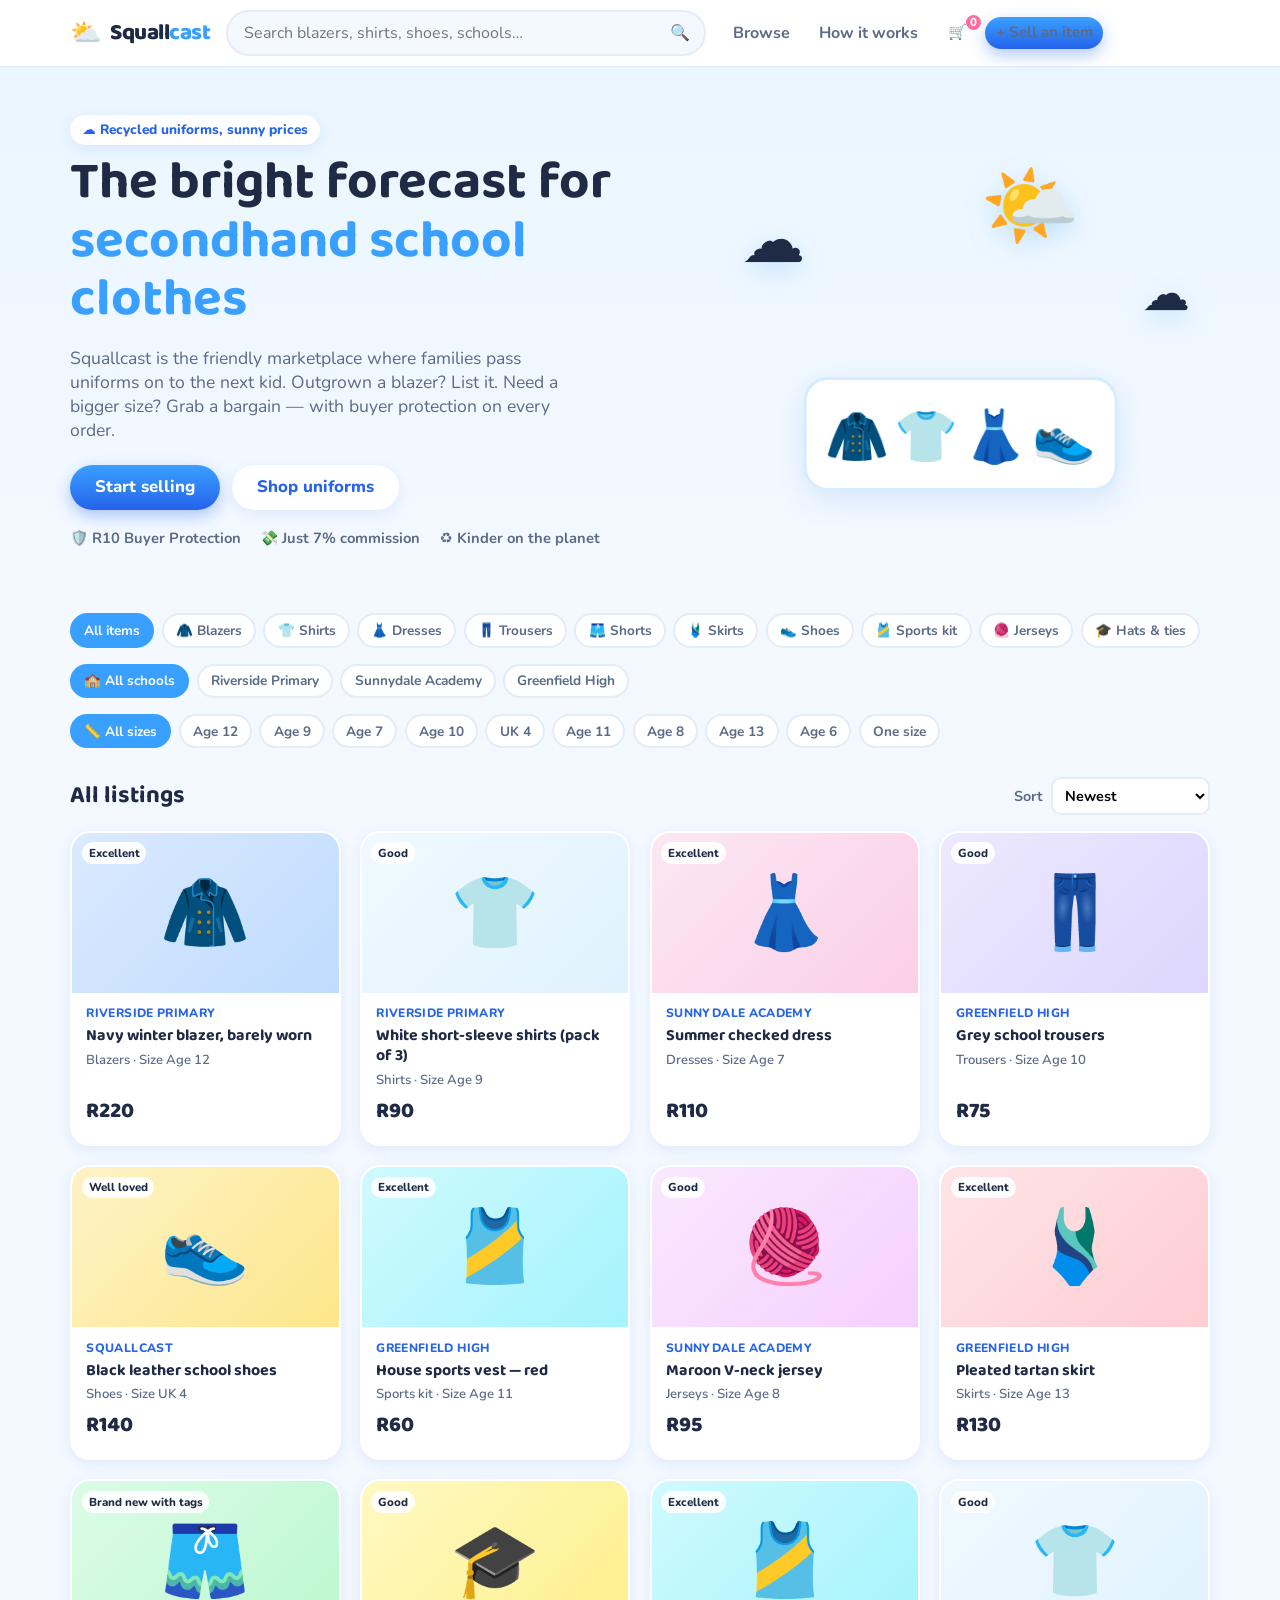
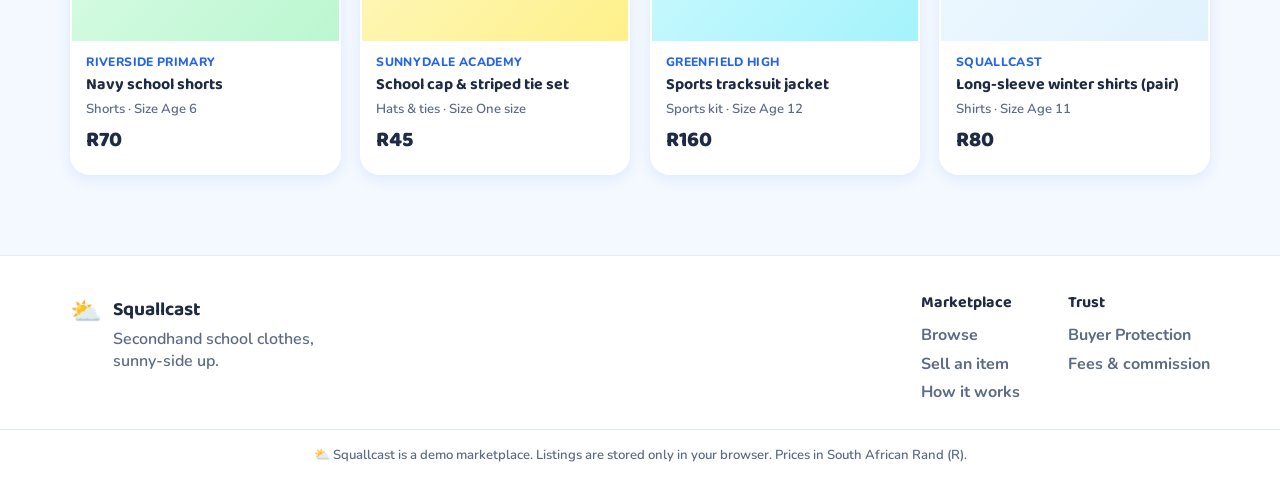
<file: squallcast/index.html>
<!DOCTYPE html>
<html lang="en">
<head>
<meta charset="UTF-8" />
<meta name="viewport" content="width=device-width, initial-scale=1, viewport-fit=cover" />
<meta name="theme-color" content="#3aa0ff" />
<meta name="description" content="Squallcast — the friendly portal for buying and selling secondhand school clothes. Buyer protection on every order." />
<title>Squallcast · Secondhand School Clothes</title>
<link rel="preconnect" href="https://fonts.googleapis.com" />
<link rel="preconnect" href="https://fonts.gstatic.com" crossorigin />
<link href="https://fonts.googleapis.com/css2?family=Baloo+2:wght@500;600;700;800&family=Nunito:wght@400;600;700;800&display=swap" rel="stylesheet" />
<link rel="stylesheet" href="styles.css" />
<link rel="icon" href="data:image/svg+xml,%3Csvg xmlns='http://www.w3.org/2000/svg' viewBox='0 0 100 100'%3E%3Ctext y='.9em' font-size='90'%3E%E2%9B%85%3C/text%3E%3C/svg%3E" />
</head>
<body>

<!-- ===== Header ===== -->
<header class="site-header" id="top">
  <div class="wrap header-inner">
    <a class="brand" href="#/browse" aria-label="Squallcast home">
      <span class="brand-mark" aria-hidden="true">⛅</span>
      <span class="brand-name">Squall<span>cast</span></span>
    </a>

    <form class="search" id="search-form" role="search">
      <input type="search" id="search-input" placeholder="Search blazers, shirts, shoes, schools…" aria-label="Search listings" />
      <button type="submit" aria-label="Search">🔍</button>
    </form>

    <nav class="main-nav">
      <a href="#/browse" data-nav="browse">Browse</a>
      <a href="#/how" data-nav="how">How it works</a>
      <button class="btn btn-ghost" id="cart-btn" aria-label="Open cart">
        🛒 <span class="cart-count" id="cart-count">0</span>
      </button>
      <a href="#/sell" class="btn btn-primary" data-nav="sell">+ Sell an item</a>
    </nav>

    <button class="menu-toggle" id="menu-toggle" aria-label="Menu">☰</button>
  </div>
</header>

<main id="app">

  <!-- ===== Browse view ===== -->
  <section class="view" id="view-browse">

    <div class="hero">
      <div class="wrap hero-inner">
        <div class="hero-copy">
          <span class="badge">☁️ Recycled uniforms, sunny prices</span>
          <h1>The bright forecast for <span class="hl">secondhand school clothes</span></h1>
          <p>Squallcast is the friendly marketplace where families pass uniforms on to the next kid. Outgrown a blazer? List it. Need a bigger size? Grab a bargain — with buyer protection on every order.</p>
          <div class="hero-cta">
            <a href="#/sell" class="btn btn-primary btn-lg">Start selling</a>
            <a href="#browse-grid" class="btn btn-soft btn-lg">Shop uniforms</a>
          </div>
          <div class="trust-row">
            <span>🛡️ R10 Buyer Protection</span>
            <span>💸 Just 7% commission</span>
            <span>♻️ Kinder on the planet</span>
          </div>
        </div>
        <div class="hero-art" aria-hidden="true">
          <div class="cloud c1">☁️</div>
          <div class="cloud c2">☁️</div>
          <div class="sun">🌤️</div>
          <div class="rack">
            <span>🧥</span><span>👕</span><span>👗</span><span>👟</span>
          </div>
        </div>
      </div>
    </div>

    <div class="wrap">
      <div class="filters" id="filters">
        <div class="filter-group" id="filter-category" data-filter="category"></div>
        <div class="filter-group" id="filter-school" data-filter="school"></div>
        <div class="filter-group" id="filter-size" data-filter="size"></div>
      </div>

      <div class="grid-head">
        <h2 id="grid-title">All listings</h2>
        <div class="grid-tools">
          <label for="sort">Sort</label>
          <select id="sort">
            <option value="new">Newest</option>
            <option value="low">Price: low to high</option>
            <option value="high">Price: high to low</option>
          </select>
        </div>
      </div>

      <div class="product-grid" id="browse-grid"></div>
      <p class="empty" id="empty-state" hidden>No listings match your search just yet — try clearing a filter, or be the first to <a href="#/sell">list one</a>! ⛅</p>
    </div>
  </section>

  <!-- ===== Sell view ===== -->
  <section class="view" id="view-sell" hidden>
    <div class="wrap narrow">
      <div class="page-head">
        <h1>List your school clothes ⛅</h1>
        <p>Snap, describe, price — and let the next family find it. You set the price; buyers cover the small fees.</p>
      </div>

      <form id="sell-form" class="card form-card" novalidate>
        <div class="field">
          <label for="f-title">What are you selling? <span class="req">*</span></label>
          <input id="f-title" name="title" required maxlength="60" placeholder="e.g. Navy winter blazer, barely worn" />
        </div>

        <div class="field-row">
          <div class="field">
            <label for="f-category">Item type <span class="req">*</span></label>
            <select id="f-category" name="category" required></select>
          </div>
          <div class="field">
            <label for="f-size">Size <span class="req">*</span></label>
            <input id="f-size" name="size" required placeholder="e.g. Age 10 / 32 / M" />
          </div>
        </div>

        <div class="field-row">
          <div class="field">
            <label for="f-school">School</label>
            <input id="f-school" name="school" list="school-list" placeholder="e.g. Riverside Primary" />
            <datalist id="school-list"></datalist>
          </div>
          <div class="field">
            <label for="f-condition">Condition <span class="req">*</span></label>
            <select id="f-condition" name="condition" required>
              <option value="">Choose…</option>
              <option>Brand new with tags</option>
              <option>Excellent</option>
              <option>Good</option>
              <option>Well loved</option>
            </select>
          </div>
        </div>

        <div class="field">
          <label for="f-price">Your price (R) <span class="req">*</span></label>
          <input id="f-price" name="price" type="number" min="1" step="1" required placeholder="120" />
          <p class="hint" id="payout-hint">You'll receive your full asking price. Buyers pay a R10 buyer protection fee and 7% commission on top.</p>
        </div>

        <div class="field">
          <label>Pick a cover <span class="req">*</span></label>
          <div class="emoji-picker" id="emoji-picker"></div>
        </div>

        <div class="field">
          <label for="f-desc">Description</label>
          <textarea id="f-desc" name="description" rows="3" maxlength="280" placeholder="Tell buyers about fabric, fit, any marks, and why you loved it."></textarea>
        </div>

        <div class="form-actions">
          <button type="submit" class="btn btn-primary btn-lg">Publish listing</button>
          <span class="form-msg" id="sell-msg" role="status"></span>
        </div>
      </form>
    </div>
  </section>

  <!-- ===== How it works view ===== -->
  <section class="view" id="view-how" hidden>
    <div class="wrap narrow">
      <div class="page-head">
        <h1>How Squallcast works ☁️</h1>
        <p>Buying and selling preloved uniforms, made simple and safe.</p>
      </div>

      <div class="steps">
        <div class="card step"><span class="step-emoji">📸</span><h3>1. List it free</h3><p>Sellers post their outgrown uniforms in minutes. Listing is always free.</p></div>
        <div class="card step"><span class="step-emoji">🛒</span><h3>2. Buy with cover</h3><p>Buyers checkout with R10 Buyer Protection so every order is backed.</p></div>
        <div class="card step"><span class="step-emoji">🤝</span><h3>3. Everyone wins</h3><p>The next kid gets kitted out, sellers earn, and less ends up in landfill.</p></div>
      </div>

      <div class="card fees-card">
        <h2>The fees, in plain weather-speak</h2>
        <ul class="fees-list">
          <li><strong>Sellers list for free.</strong> You keep 100% of the price you set.</li>
          <li><strong>🛡️ R10 Buyer Protection.</strong> A flat R10 added at checkout that backs the buyer if an order goes wrong.</li>
          <li><strong>💸 7% commission.</strong> Buyers pay Squallcast a 7% service fee on the item price — that's how we keep the clouds running.</li>
        </ul>
        <div class="fee-example" id="fee-example"></div>
      </div>
    </div>
  </section>

</main>

<!-- ===== Product modal ===== -->
<div class="modal-backdrop" id="modal" hidden>
  <div class="modal" role="dialog" aria-modal="true" aria-labelledby="m-title">
    <button class="modal-close" id="modal-close" aria-label="Close">✕</button>
    <div class="modal-body" id="modal-body"></div>
  </div>
</div>

<!-- ===== Cart drawer ===== -->
<div class="drawer-backdrop" id="cart-drawer" hidden>
  <aside class="drawer" role="dialog" aria-modal="true" aria-label="Your cart">
    <div class="drawer-head">
      <h2>Your cart 🛒</h2>
      <button class="modal-close" id="cart-close" aria-label="Close cart">✕</button>
    </div>
    <div class="drawer-body" id="cart-body"></div>
  </aside>
</div>

<!-- ===== Toast ===== -->
<div class="toast" id="toast" role="status" aria-live="polite" hidden></div>

<!-- ===== Footer ===== -->
<footer class="site-footer">
  <div class="wrap footer-inner">
    <div class="footer-brand">
      <span class="brand-mark">⛅</span>
      <div>
        <strong>Squallcast</strong>
        <p>Secondhand school clothes, sunny-side up.</p>
      </div>
    </div>
    <div class="footer-cols">
      <div><h4>Marketplace</h4><a href="#/browse">Browse</a><a href="#/sell">Sell an item</a><a href="#/how">How it works</a></div>
      <div><h4>Trust</h4><a href="#/how">Buyer Protection</a><a href="#/how">Fees &amp; commission</a></div>
    </div>
  </div>
  <p class="footer-fine">⛅ Squallcast is a demo marketplace. Listings are stored only in your browser. Prices in South African Rand (R).</p>
</footer>

<script src="app.js"></script>
</body>
</html>
</file>
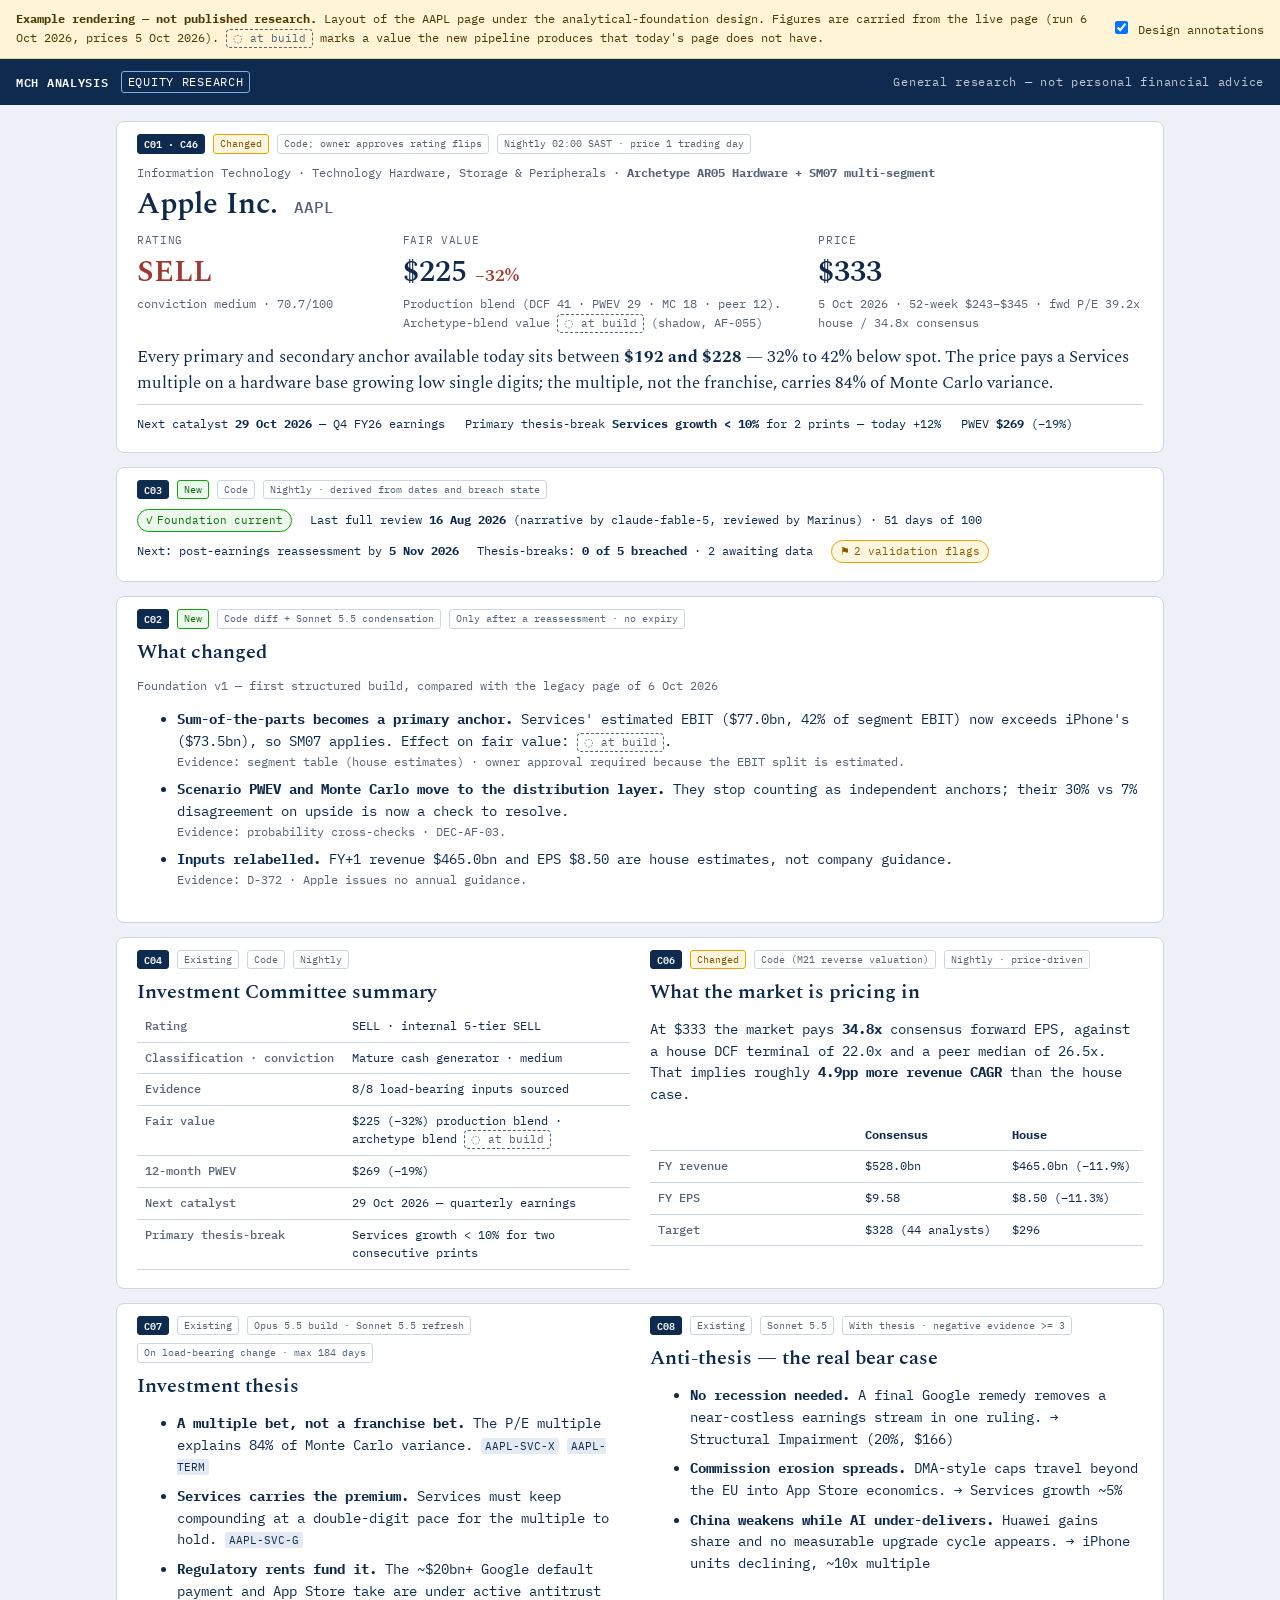
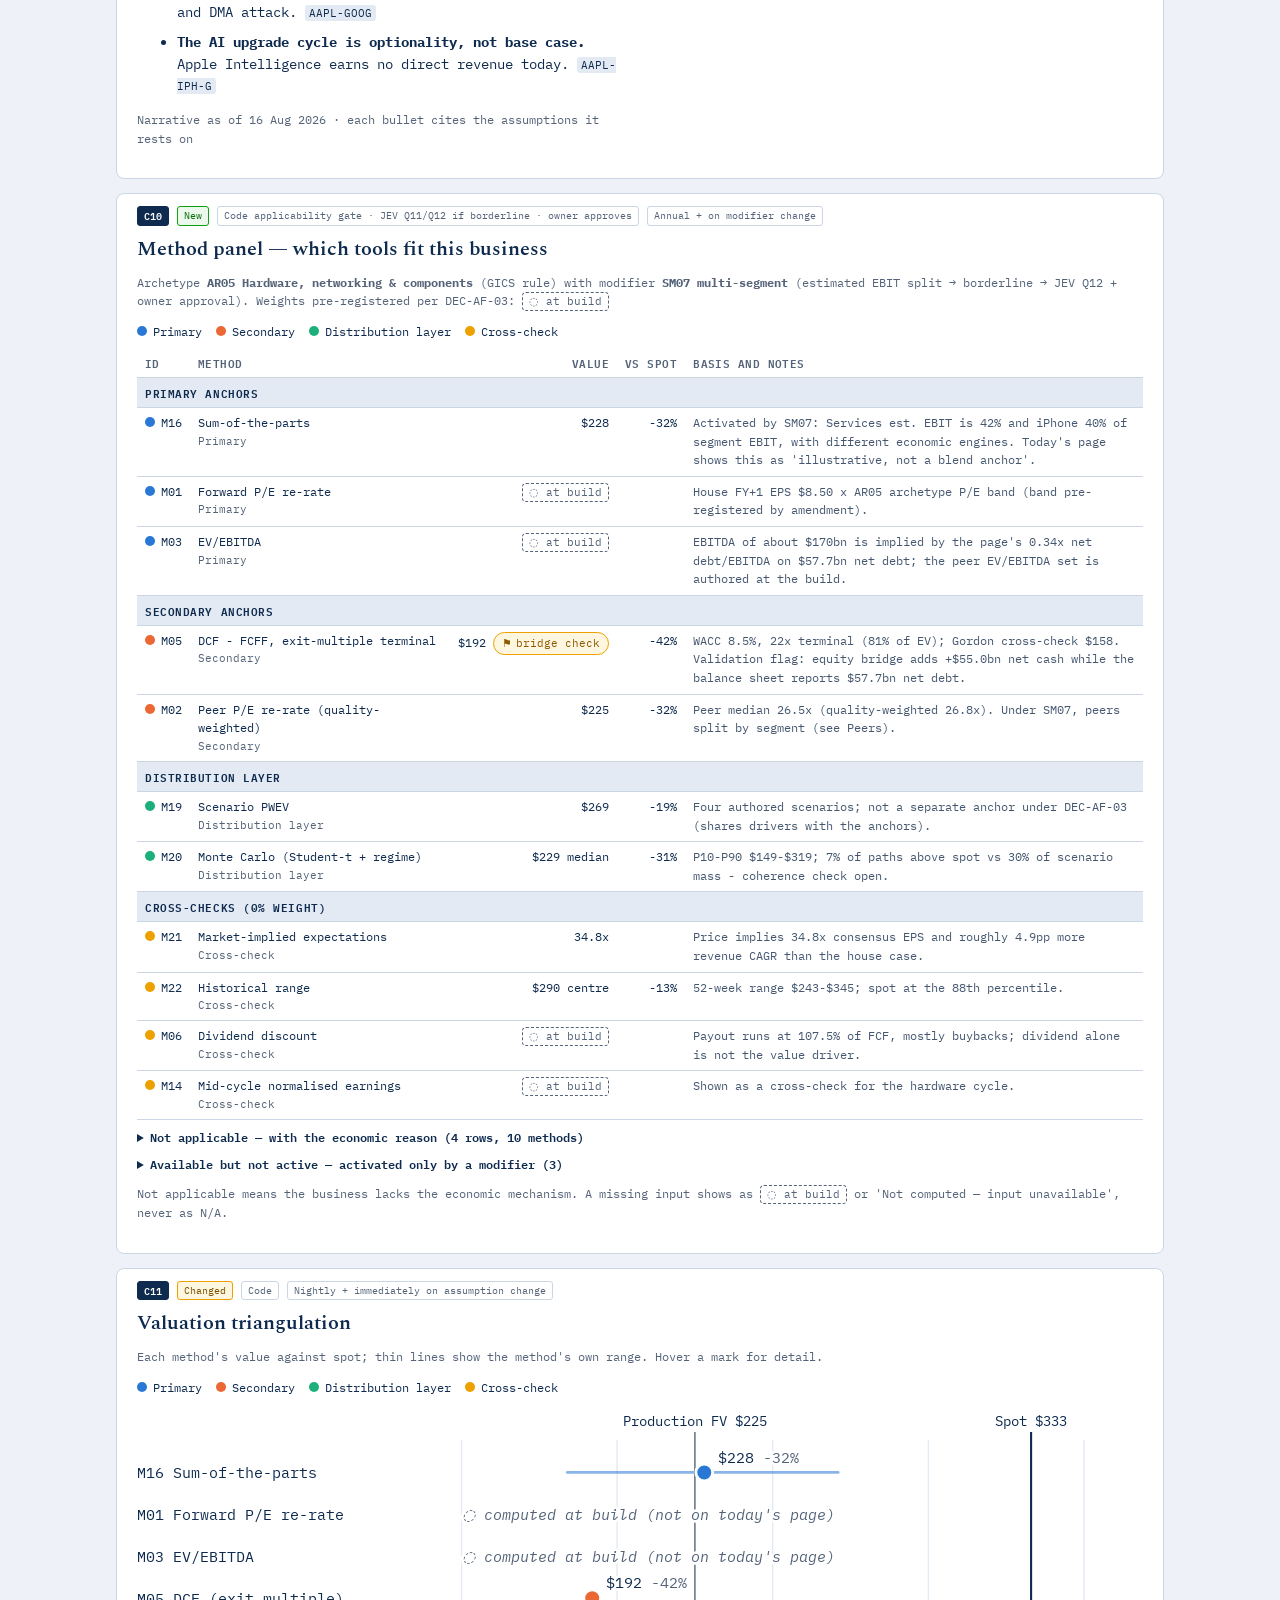
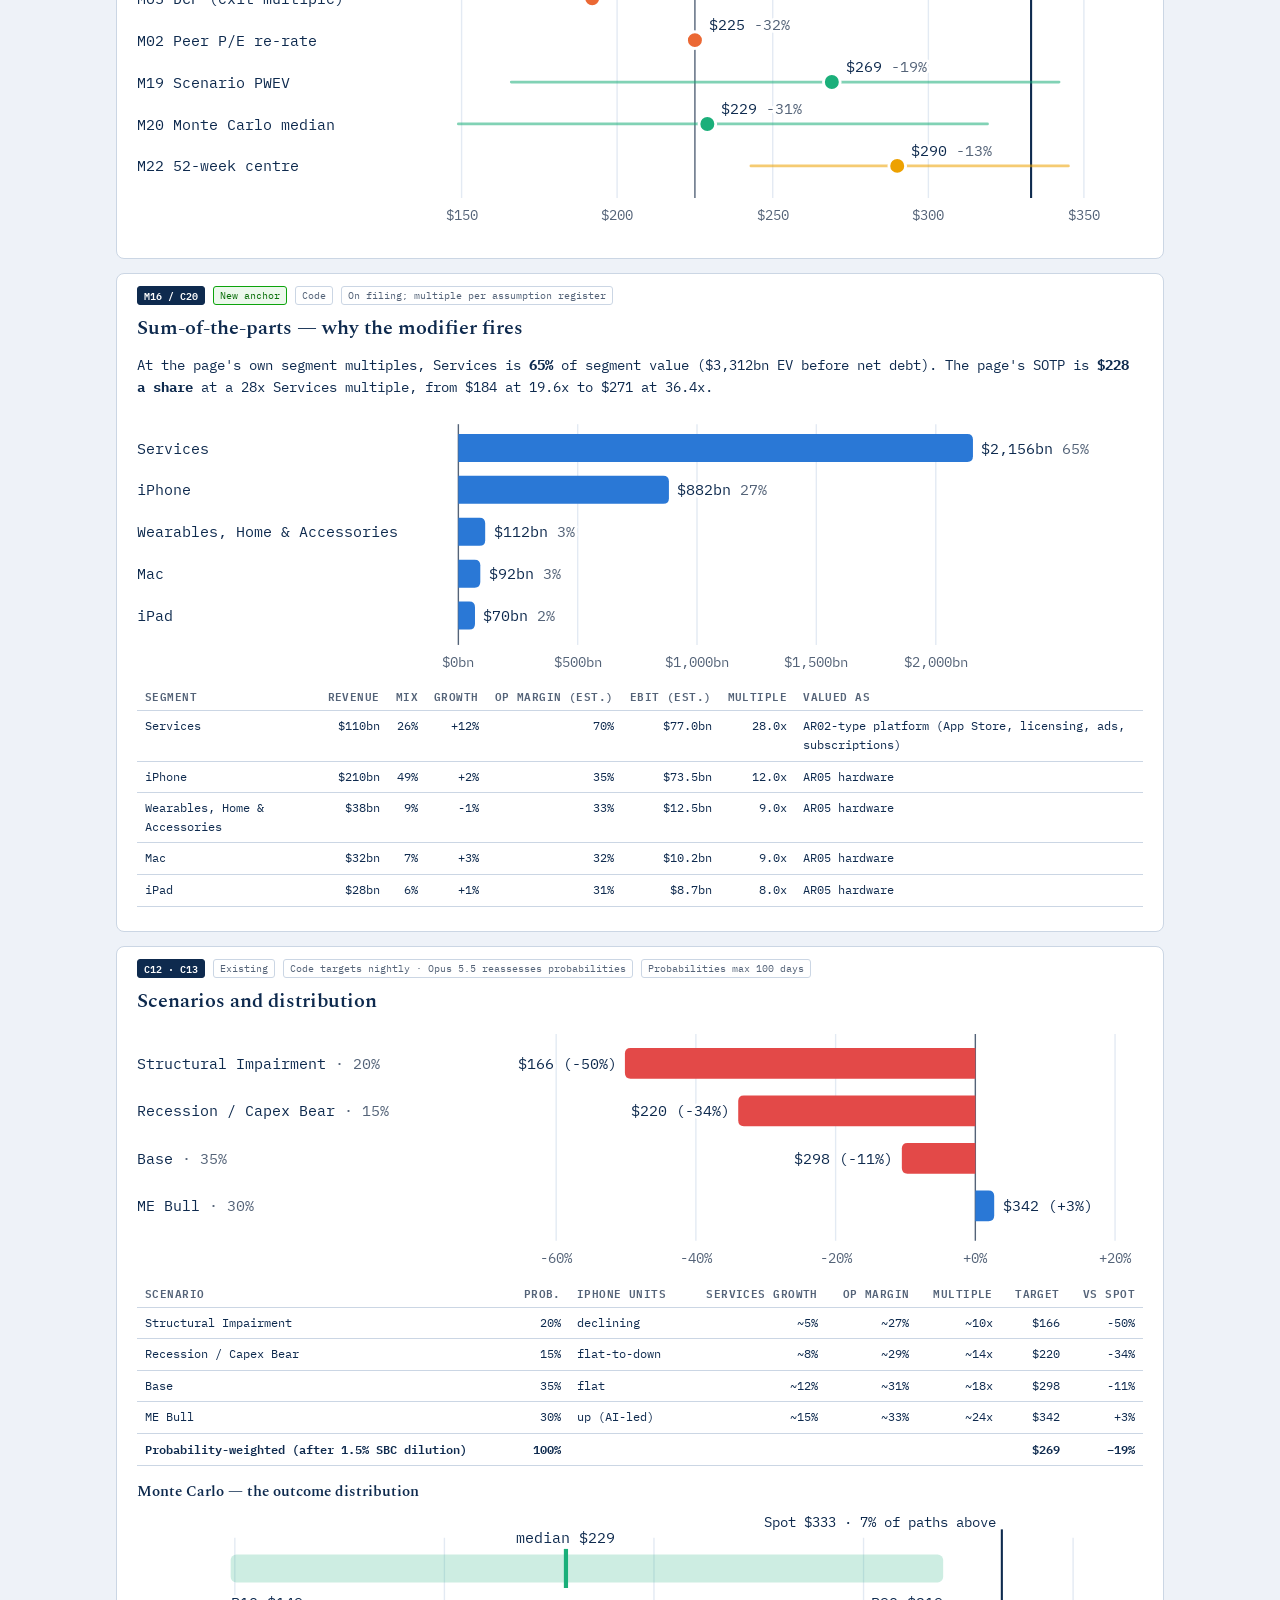
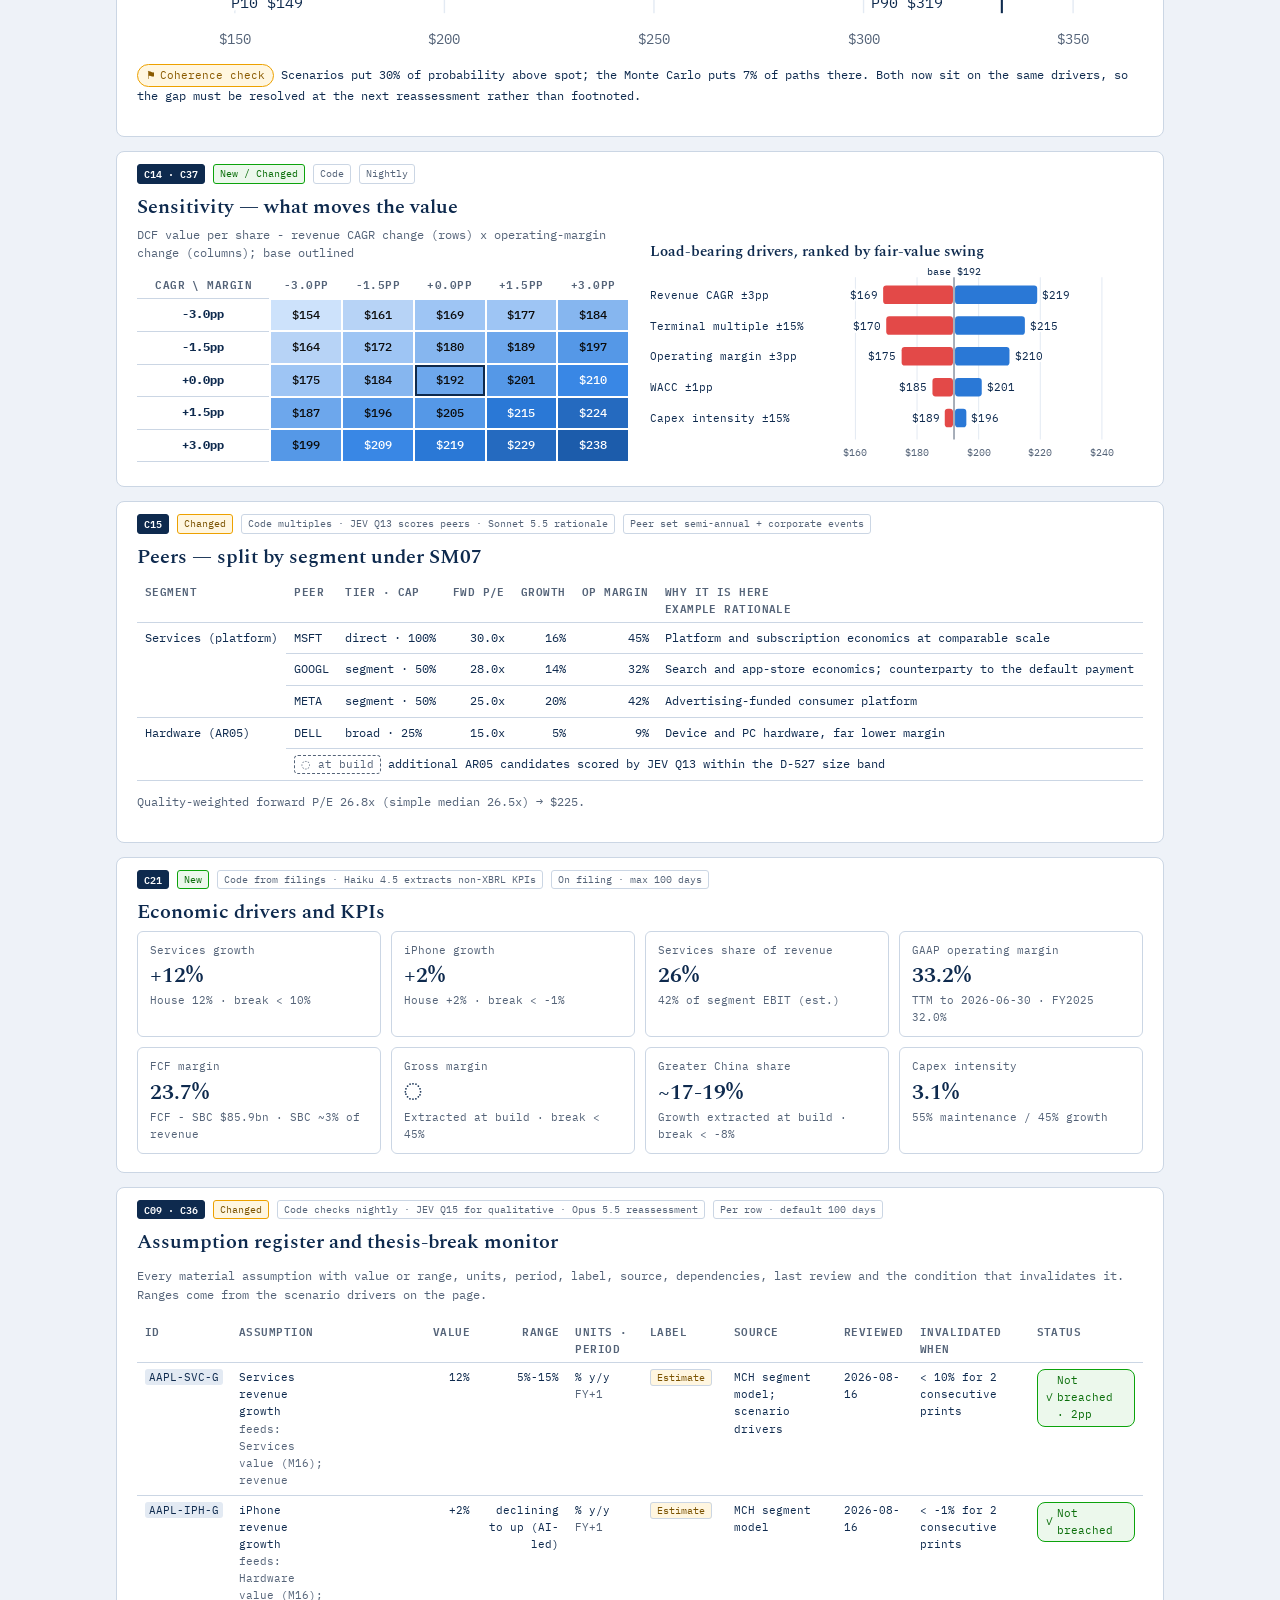
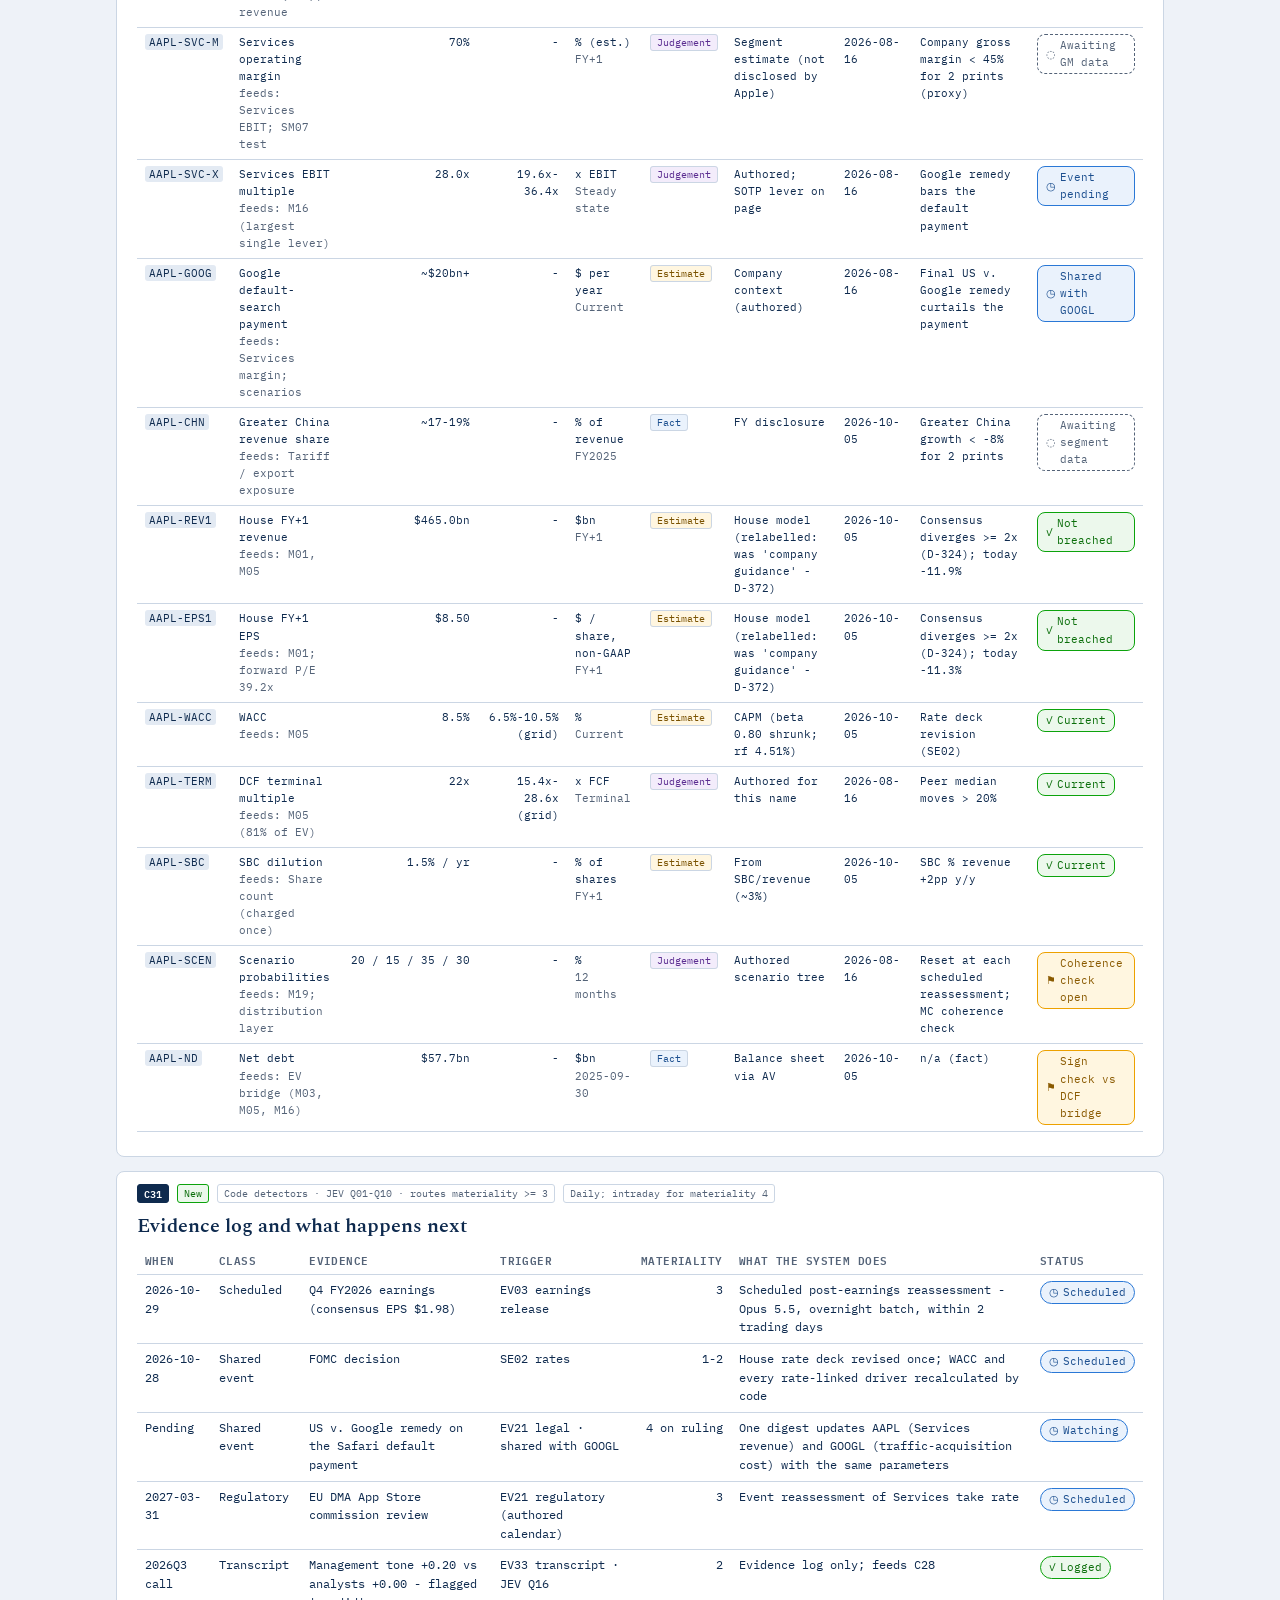
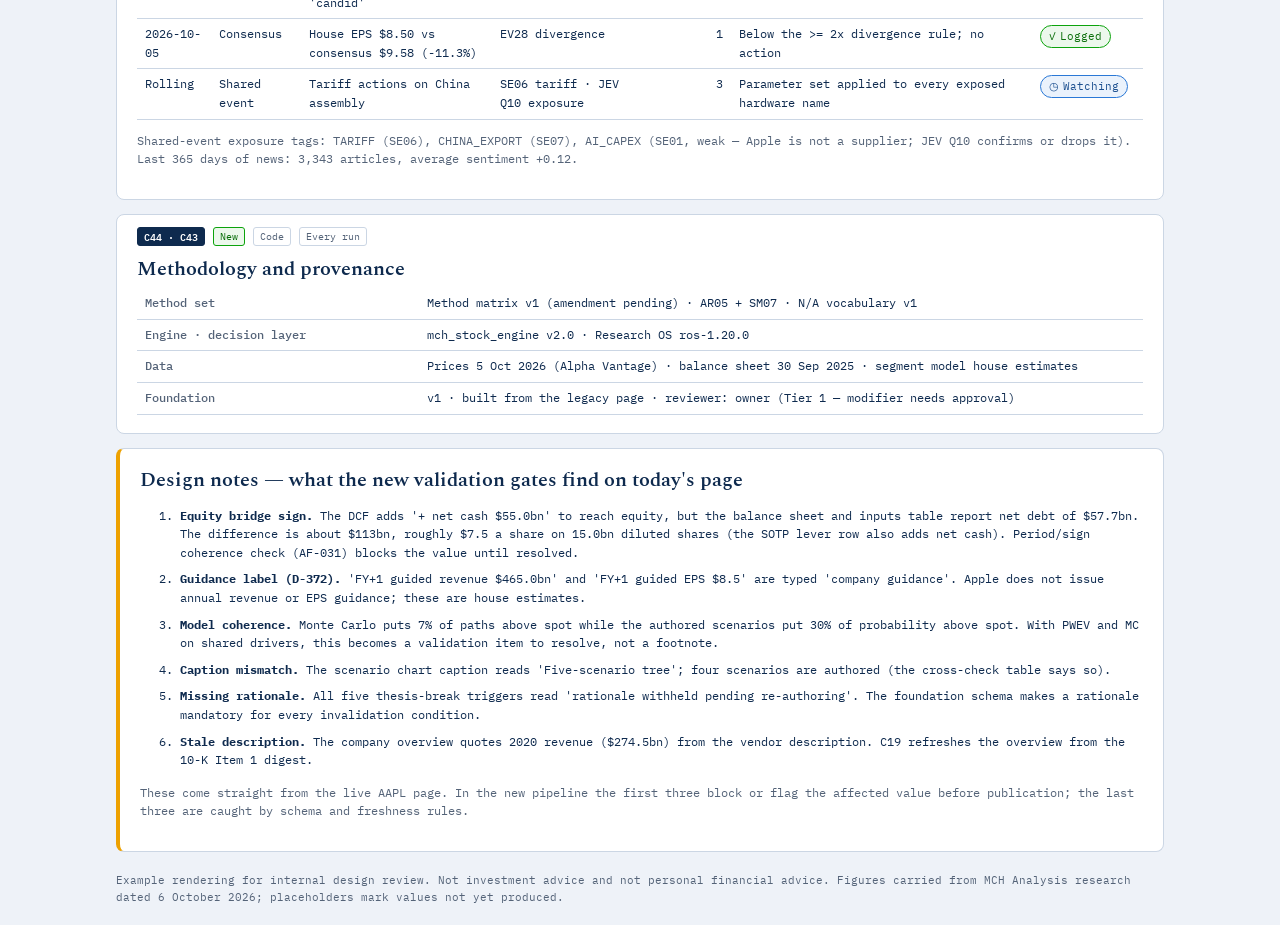
<file: mch-analytical-foundation/examples/AAPL_future_report_example.html>
<!doctype html>
<html lang="en-GB">
<head>
<meta charset="utf-8">
<meta name="viewport" content="width=device-width, initial-scale=1">
<title>AAPL — Future Report Example</title>
<link rel="preconnect" href="https://fonts.googleapis.com">
<link href="https://fonts.googleapis.com/css2?family=IBM+Plex+Mono:wght@400;500;600&family=Spectral:wght@400;600&display=swap" rel="stylesheet">
<style>
:root{--ink:#0E2A4E;--ink-soft:#45576F;--ink-faint:#546378;--paper:#EEF2F8;--paper-2:#E3EAF3;--rule:#CBD6E4;--blue:#1C5FA8;
--pos:#1F7A55;--neg:#A4382F;--bg:#FFFFFF;--surface:#FFFFFF;--text:#0E2A4E;--muted:#546378;
--s1:#2a78d6;--s2:#eb6834;--s3:#1baf7a;--s4:#eda100;--negv:#e34948;--posv:#2a78d6;
--good:#0ca30c;--warn:#b07800;--crit:#d03b3b;--grid:#E3EAF3;
--mono:'IBM Plex Mono',ui-monospace,SFMono-Regular,Menlo,monospace;--serif:'Spectral',Georgia,'Times New Roman',serif}
@media (prefers-color-scheme: dark){:root:not([data-theme="light"]){--ink:#E8EEF7;--ink-soft:#B9C6D8;--ink-faint:#9AA9BD;--paper:#16202D;--paper-2:#1E2A3A;
--rule:#2C3B50;--bg:#0F1722;--surface:#131D2A;--text:#E8EEF7;--muted:#9AA9BD;--s1:#3987e5;--s2:#d95926;--s3:#199e70;--s4:#c98500;--negv:#e66767;--posv:#3987e5;--grid:#22303F;--neg:#e66767;--pos:#4cc38a}}
:root[data-theme="dark"]{--ink:#E8EEF7;--ink-soft:#B9C6D8;--ink-faint:#9AA9BD;--paper:#16202D;--paper-2:#1E2A3A;--rule:#2C3B50;--bg:#0F1722;--surface:#131D2A;--text:#E8EEF7;--muted:#9AA9BD;--s1:#3987e5;--s2:#d95926;--s3:#199e70;--s4:#c98500;--negv:#e66767;--posv:#3987e5;--grid:#22303F}
*{box-sizing:border-box}
body{margin:0;background:var(--paper);color:var(--text);font:14px/1.55 var(--mono)}
.banner{position:sticky;top:0;z-index:5;display:flex;gap:16px;align-items:center;justify-content:space-between;padding:10px 16px;background:#FFF4D6;color:#4A3800;border-bottom:1px solid #E8D28C;font-size:12px}
@media (prefers-color-scheme: dark){.banner{background:#3A2F10;color:#F3E2B0;border-color:#5C4A1A}}
.toggle{white-space:nowrap;cursor:pointer}
.brandbar{display:flex;gap:12px;align-items:center;padding:12px 16px;background:#0E2A4E;color:#fff;font-size:12px;letter-spacing:.06em}
.brandbar .mark{font-weight:600}.brandbar .badge{border:1px solid #7FB1E6;padding:1px 6px;border-radius:3px}.brandbar .gen{margin-left:auto;opacity:.75}
.wrap{max-width:1080px;margin:0 auto;padding:16px}
.card,.hero,.badges{background:var(--surface);border:1px solid var(--rule);border-radius:8px;padding:18px 20px;margin:0 0 14px}
h1{font:600 30px/1.2 var(--serif);margin:4px 0 10px}h2{font:600 20px/1.3 var(--serif);margin:0 0 6px}h3{font:600 15px/1.3 var(--serif);margin:16px 0 6px}
.tkr{font:500 16px var(--mono);color:var(--muted);margin-left:8px}
.crumbs,.meta,.foot,.sub,.muted{color:var(--muted)}.crumbs,.meta,.foot{font-size:12px}.sub{display:block;font-size:11px}
.herogrid{display:grid;grid-template-columns:1fr 1.6fr 1.3fr;gap:16px;margin:8px 0 12px}
.rl{font-size:11px;letter-spacing:.06em;text-transform:uppercase;color:var(--muted)}
.rv{font:600 30px var(--serif)}.sell{color:var(--neg)}.big{font:600 30px var(--serif)}.big .neg{font-size:18px;color:var(--neg)}.rs{font-size:12px;color:var(--muted)}
.lede{font:17px/1.5 var(--serif);margin:8px 0}
.strip{display:flex;flex-wrap:wrap;gap:8px 20px;font-size:12px;border-top:1px solid var(--rule);padding-top:10px}
.badgerow{display:flex;flex-wrap:wrap;gap:8px 18px;align-items:center;font-size:12px}
.chip{display:inline-flex;gap:4px;align-items:center;padding:2px 8px;border-radius:999px;font-size:11px;border:1px solid;white-space:nowrap}
.chip-good{color:#0a6e0a;border-color:#0ca30c;background:#ecf8ec}.chip-watch{color:#1c4f8f;border-color:#2a78d6;background:#eaf2fc}
.chip-pend{color:var(--muted);border-style:dashed;border-color:var(--muted);background:transparent}.chip-flag{color:#8a5a00;border-color:#eda100;background:#fff6e0}
.chip-bad{color:#a12a2a;border-color:#d03b3b;background:#fdeeee}
@media (prefers-color-scheme: dark){.chip-good{background:#123316;color:#9fe59f}.chip-watch{background:#13253d;color:#a9cbf5}.chip-flag{background:#3a2c08;color:#f3d48a}}
.pend{display:inline-block;padding:0 6px;border:1px dashed var(--muted);border-radius:4px;color:var(--muted);font-size:11px;white-space:nowrap}
.changes li,.thesis li{margin:0 0 8px}.ev{display:block;font-size:12px;color:var(--muted)}
.two{display:grid;grid-template-columns:1fr 1fr;gap:20px}
table{border-collapse:collapse;width:100%;font-size:12px}
th,td{text-align:left;padding:6px 8px;border-bottom:1px solid var(--rule);vertical-align:top}thead th{font-weight:600;color:var(--muted);font-size:11px;text-transform:uppercase;letter-spacing:.04em}
.num{text-align:right;white-space:nowrap}.methods td:first-child,.reg td:first-child{white-space:nowrap}.reg .rng{white-space:normal;text-align:right}.kv th{width:42%;color:var(--muted);font-weight:500}
tr.grp td{background:var(--paper-2);font-weight:600;font-size:11px;text-transform:uppercase;letter-spacing:.05em}
tr.tot td{font-weight:600}
.note{color:var(--ink-soft);max-width:460px}
.tw{overflow-x:auto;margin:6px 0}
.key{display:inline-block;width:10px;height:10px;border-radius:50%;margin-right:6px;vertical-align:baseline}
.legend{display:flex;flex-wrap:wrap;gap:14px;font-size:12px;margin:6px 0}
details{margin:8px 0;font-size:12px}summary{cursor:pointer;font-weight:600}
code{font:11px var(--mono);background:var(--paper-2);padding:1px 4px;border-radius:3px}
.chart{width:100%;height:auto;display:block;margin:6px 0}
.chart text{font:11px var(--mono);fill:var(--text);paint-order:stroke;stroke:var(--surface);stroke-width:4px;stroke-linejoin:round}.chart .tick{fill:var(--muted);font-size:10px}.chart .rowlab{font-size:11px}
.chart .muted{fill:var(--muted)}.chart .val{font-size:11px}.chart .reflabel{font-size:10px;fill:var(--text)}.chart .pendtxt{fill:var(--muted);font-style:italic}
.chart .grid{stroke:var(--grid);stroke-width:1}.chart .axis0{stroke:var(--muted);stroke-width:1}
.chart .ref{stroke:var(--text);stroke-width:1.5}.chart .ref2{stroke:var(--muted);stroke-width:1}
.chart .dot{stroke:var(--surface);stroke-width:2}.chart .mark:hover .dot{r:8}.chart .mark:hover path,.chart .mark:hover rect{filter:brightness(1.08)}
.heat td.hm{text-align:center;font-weight:500;border:2px solid var(--surface)}.heat td.base{outline:2px solid var(--text);outline-offset:-3px}
.heat caption{text-align:left;font-size:12px;color:var(--muted);margin-bottom:6px}.heat th{text-align:center}
.tiles{display:grid;grid-template-columns:repeat(4,1fr);gap:10px}
.tile{border:1px solid var(--rule);border-radius:6px;padding:10px 12px}.tl{font-size:11px;color:var(--muted)}.tv{font:600 22px var(--serif)}.ts{font-size:11px;color:var(--muted)}
.lbl{font-size:10px;padding:1px 6px;border-radius:3px;border:1px solid var(--rule)}.lbl-fact{background:#eaf2fc;color:#1c4f8f}.lbl-estimate{background:#fff6e0;color:#7a5200}.lbl-judgement{background:#f3ecfb;color:#5b2d91}
@media (prefers-color-scheme: dark){.lbl-fact{background:#13253d;color:#a9cbf5}.lbl-estimate{background:#3a2c08;color:#f3d48a}.lbl-judgement{background:#2a1d3d;color:#cdb4f2}}
.reg td{font-size:11px}.reg .chip{white-space:normal;border-radius:8px}
.flag{font-size:12px}
.ann{display:none;gap:8px;flex-wrap:wrap;align-items:center;margin:-6px 0 10px;font-size:10px;color:var(--muted)}
.annotated .ann{display:flex}.ann span{border:1px solid var(--rule);border-radius:3px;padding:1px 6px}
.ann .cid{background:var(--ink);color:var(--surface);border-color:var(--ink);font-weight:600}
.ann .st-new,.ann .st-new{background:#ecf8ec;color:#0a6e0a;border-color:#0ca30c}.ann .st-changed{background:#fff6e0;color:#7a5200;border-color:#eda100}
.ann-only{display:none}.annotated .ann-only{display:block}
.notes{border-left:4px solid #eda100}.notes li{margin:0 0 8px;font-size:12px}
.audit .kv th{width:28%}
.disclaimer{font-size:11px;color:var(--muted);margin:20px 0}
@media (max-width:760px){.herogrid,.two{grid-template-columns:1fr}.tiles{grid-template-columns:repeat(2,1fr)}.banner{flex-direction:column;align-items:flex-start}.brandbar .gen{display:none}h1{font-size:24px}}
</style>
</head>
<body class="annotated">
<div class="banner" role="note">
  <div><b>Example rendering — not published research.</b> Layout of the AAPL page under the analytical-foundation design. Figures are carried from the live page (run 6 Oct 2026, prices 5 Oct 2026). <span class="pend" title="Produced by the new pipeline; not available on today's page">◌ at build</span> marks a value the new pipeline produces that today's page does not have.</div>
  <label class="toggle"><input type="checkbox" id="annToggle" checked> Design annotations</label>
</div>
<header class="brandbar"><span class="mark">MCH ANALYSIS</span><span class="badge">EQUITY RESEARCH</span><span class="gen">General research — not personal financial advice</span></header>
<main class="wrap">

<section id="c01" class="hero">
  <div class="ann"><span class="cid">C01 · C46</span><span class="st st-changed">Changed</span><span>Code; owner approves rating flips</span><span class="clock">Nightly 02:00 SAST · price 1 trading day</span></div>
  <div class="crumbs">Information Technology · Technology Hardware, Storage &amp; Peripherals · <b>Archetype AR05 Hardware + SM07 multi-segment</b></div>
  <h1>Apple Inc. <span class="tkr">AAPL</span></h1>
  <div class="herogrid">
    <div class="rating"><div class="rl">Rating</div><div class="rv sell">SELL</div><div class="rs">conviction medium · 70.7/100</div></div>
    <div class="fv">
      <div class="rl">Fair value</div>
      <div class="big">$225 <span class="neg">−32%</span></div>
      <div class="rs">Production blend (DCF 41 · PWEV 29 · MC 18 · peer 12). Archetype-blend value <span class="pend" title="Produced by the new pipeline; not available on today's page">◌ at build</span> (shadow, AF-055)</div>
    </div>
    <div class="spot"><div class="rl">Price</div><div class="big">$333</div><div class="rs">5 Oct 2026 · 52-week $243–$345 · fwd P/E 39.2x house / 34.8x consensus</div></div>
  </div>
  <p class="lede">Every primary and secondary anchor available today sits between <b>$192 and $228</b> — 32% to 42% below spot. The price pays a Services multiple on a hardware base growing low single digits; the multiple, not the franchise, carries 84% of Monte Carlo variance.</p>
  <div class="strip">
    <span>Next catalyst <b>29 Oct 2026</b> — Q4 FY26 earnings</span>
    <span>Primary thesis-break <b>Services growth &lt; 10%</b> for 2 prints — today +12%</span>
    <span>PWEV <b>$269</b> (−19%)</span>
  </div>
</section>

<section id="c03" class="badges">
  <div class="ann"><span class="cid">C03</span><span class="st st-new">New</span><span>Code</span><span class="clock">Nightly · derived from dates and breach state</span></div>
  <div class="badgerow">
    <span class="chip chip-good"><span aria-hidden="true">✓</span> Foundation current</span>
    <span>Last full review <b>16 Aug 2026</b> (narrative by claude-fable-5, reviewed by Marinus) · 51 days of 100</span>
    <span>Next: post-earnings reassessment by <b>5 Nov 2026</b></span>
    <span>Thesis-breaks: <b>0 of 5 breached</b> · 2 awaiting data</span>
    <span class="chip chip-flag"><span aria-hidden="true">⚑</span> 2 validation flags</span>
  </div>
</section>

<section id="c02" class="card">
  <div class="ann"><span class="cid">C02</span><span class="st st-new">New</span><span>Code diff + Sonnet 5.5 condensation</span><span class="clock">Only after a reassessment · no expiry</span></div>
  <h2>What changed</h2>
  <p class="meta">Foundation v1 — first structured build, compared with the legacy page of 6 Oct 2026</p>
  <ul class="changes">
    <li><b>Sum-of-the-parts becomes a primary anchor.</b> Services' estimated EBIT ($77.0bn, 42% of segment EBIT) now exceeds iPhone's ($73.5bn), so SM07 applies. Effect on fair value: <span class="pend" title="Produced by the new pipeline; not available on today's page">◌ at build</span>. <span class="ev">Evidence: segment table (house estimates) · owner approval required because the EBIT split is estimated.</span></li>
    <li><b>Scenario PWEV and Monte Carlo move to the distribution layer.</b> They stop counting as independent anchors; their 30% vs 7% disagreement on upside is now a check to resolve. <span class="ev">Evidence: probability cross-checks · DEC-AF-03.</span></li>
    <li><b>Inputs relabelled.</b> FY+1 revenue $465.0bn and EPS $8.50 are house estimates, not company guidance. <span class="ev">Evidence: D-372 · Apple issues no annual guidance.</span></li>
  </ul>
</section>

<section id="c04" class="card two">
  <div>
    <div class="ann"><span class="cid">C04</span><span class="st st-existing">Existing</span><span>Code</span><span class="clock">Nightly</span></div>
    <h2>Investment Committee summary</h2>
    <table class="kv">
      <tr><th>Rating</th><td>SELL · internal 5-tier SELL</td></tr>
      <tr><th>Classification · conviction</th><td>Mature cash generator · medium</td></tr>
      <tr><th>Evidence</th><td>8/8 load-bearing inputs sourced</td></tr>
      <tr><th>Fair value</th><td>$225 (−32%) production blend · archetype blend <span class="pend" title="Produced by the new pipeline; not available on today's page">◌ at build</span></td></tr>
      <tr><th>12-month PWEV</th><td>$269 (−19%)</td></tr>
      <tr><th>Next catalyst</th><td>29 Oct 2026 — quarterly earnings</td></tr>
      <tr><th>Primary thesis-break</th><td>Services growth &lt; 10% for two consecutive prints</td></tr>
    </table>
  </div>
  <div>
    <div class="ann"><span class="cid">C06</span><span class="st st-changed">Changed</span><span>Code (M21 reverse valuation)</span><span class="clock">Nightly · price-driven</span></div>
    <h2>What the market is pricing in</h2>
    <p>At $333 the market pays <b>34.8x</b> consensus forward EPS, against a house DCF terminal of 22.0x and a peer median of 26.5x. That implies roughly <b>4.9pp more revenue CAGR</b> than the house case.</p>
    <table class="kv">
      <tr><th></th><td><b>Consensus</b></td><td><b>House</b></td></tr>
      <tr><th>FY revenue</th><td>$528.0bn</td><td>$465.0bn (−11.9%)</td></tr>
      <tr><th>FY EPS</th><td>$9.58</td><td>$8.50 (−11.3%)</td></tr>
      <tr><th>Target</th><td>$328 (44 analysts)</td><td>$296</td></tr>
    </table>
  </div>
</section>

<section id="c07" class="card two">
  <div>
    <div class="ann"><span class="cid">C07</span><span class="st st-existing">Existing</span><span>Opus 5.5 build · Sonnet 5.5 refresh</span><span class="clock">On load-bearing change · max 184 days</span></div>
    <h2>Investment thesis</h2>
    <ul class="thesis">
      <li><b>A multiple bet, not a franchise bet.</b> The P/E multiple explains 84% of Monte Carlo variance. <code>AAPL-SVC-X</code> <code>AAPL-TERM</code></li>
      <li><b>Services carries the premium.</b> Services must keep compounding at a double-digit pace for the multiple to hold. <code>AAPL-SVC-G</code></li>
      <li><b>Regulatory rents fund it.</b> The ~$20bn+ Google default payment and App Store take are under active antitrust and DMA attack. <code>AAPL-GOOG</code></li>
      <li><b>The AI upgrade cycle is optionality, not base case.</b> Apple Intelligence earns no direct revenue today. <code>AAPL-IPH-G</code></li>
    </ul>
    <p class="meta">Narrative as of 16 Aug 2026 · each bullet cites the assumptions it rests on</p>
  </div>
  <div>
    <div class="ann"><span class="cid">C08</span><span class="st st-existing">Existing</span><span>Sonnet 5.5</span><span class="clock">With thesis · negative evidence &gt;= 3</span></div>
    <h2>Anti-thesis — the real bear case</h2>
    <ul class="thesis">
      <li><b>No recession needed.</b> A final Google remedy removes a near-costless earnings stream in one ruling. → Structural Impairment (20%, $166)</li>
      <li><b>Commission erosion spreads.</b> DMA-style caps travel beyond the EU into App Store economics. → Services growth ~5%</li>
      <li><b>China weakens while AI under-delivers.</b> Huawei gains share and no measurable upgrade cycle appears. → iPhone units declining, ~10x multiple</li>
    </ul>
  </div>
</section>

<section id="c10" class="card">
  <div class="ann"><span class="cid">C10</span><span class="st st-new">New</span><span>Code applicability gate · JEV Q11/Q12 if borderline · owner approves</span><span class="clock">Annual + on modifier change</span></div>
  <h2>Method panel — which tools fit this business</h2>
  <p class="meta">Archetype <b>AR05 Hardware, networking &amp; components</b> (GICS rule) with modifier <b>SM07 multi-segment</b> (estimated EBIT split → borderline → JEV Q12 + owner approval). Weights pre-registered per DEC-AF-03: <span class="pend" title="Produced by the new pipeline; not available on today's page">◌ at build</span></p>
  <div class="legend"><span><span class="key" style="background:var(--s1)"></span>Primary</span><span><span class="key" style="background:var(--s2)"></span>Secondary</span><span><span class="key" style="background:var(--s3)"></span>Distribution layer</span><span><span class="key" style="background:var(--s4)"></span>Cross-check</span></div>
  <div class="tw"><table class="methods"><thead><tr><th>ID</th><th>Method</th><th class="num">Value</th><th class="num">vs spot</th><th>Basis and notes</th></tr></thead><tbody><tr class="grp"><td colspan="5">Primary anchors</td></tr><tr><td><span class="key" style="background:var(--s1)"></span>M16</td><td>Sum-of-the-parts<span class="sub">Primary</span></td><td class="num">$228</td><td class="num">-32%</td><td class="note">Activated by SM07: Services est. EBIT is 42% and iPhone 40% of segment EBIT, with different economic engines. Today&#x27;s page shows this as &#x27;illustrative, not a blend anchor&#x27;.</td></tr><tr><td><span class="key" style="background:var(--s1)"></span>M01</td><td>Forward P/E re-rate<span class="sub">Primary</span></td><td class="num"><span class="pend" title="Produced by the new pipeline; not available on today's page">◌ at build</span></td><td class="num"></td><td class="note">House FY+1 EPS $8.50 x AR05 archetype P/E band (band pre-registered by amendment).</td></tr><tr><td><span class="key" style="background:var(--s1)"></span>M03</td><td>EV/EBITDA<span class="sub">Primary</span></td><td class="num"><span class="pend" title="Produced by the new pipeline; not available on today's page">◌ at build</span></td><td class="num"></td><td class="note">EBITDA of about $170bn is implied by the page&#x27;s 0.34x net debt/EBITDA on $57.7bn net debt; the peer EV/EBITDA set is authored at the build.</td></tr><tr class="grp"><td colspan="5">Secondary anchors</td></tr><tr><td><span class="key" style="background:var(--s2)"></span>M05</td><td>DCF - FCFF, exit-multiple terminal<span class="sub">Secondary</span></td><td class="num">$192 <span class="chip chip-flag"><span aria-hidden="true">⚑</span> bridge check</span></td><td class="num">-42%</td><td class="note">WACC 8.5%, 22x terminal (81% of EV); Gordon cross-check $158. Validation flag: equity bridge adds +$55.0bn net cash while the balance sheet reports $57.7bn net debt.</td></tr><tr><td><span class="key" style="background:var(--s2)"></span>M02</td><td>Peer P/E re-rate (quality-weighted)<span class="sub">Secondary</span></td><td class="num">$225</td><td class="num">-32%</td><td class="note">Peer median 26.5x (quality-weighted 26.8x). Under SM07, peers split by segment (see Peers).</td></tr><tr class="grp"><td colspan="5">Distribution layer</td></tr><tr><td><span class="key" style="background:var(--s3)"></span>M19</td><td>Scenario PWEV<span class="sub">Distribution layer</span></td><td class="num">$269</td><td class="num">-19%</td><td class="note">Four authored scenarios; not a separate anchor under DEC-AF-03 (shares drivers with the anchors).</td></tr><tr><td><span class="key" style="background:var(--s3)"></span>M20</td><td>Monte Carlo (Student-t + regime)<span class="sub">Distribution layer</span></td><td class="num">$229 median</td><td class="num">-31%</td><td class="note">P10-P90 $149-$319; 7% of paths above spot vs 30% of scenario mass - coherence check open.</td></tr><tr class="grp"><td colspan="5">Cross-checks (0% weight)</td></tr><tr><td><span class="key" style="background:var(--s4)"></span>M21</td><td>Market-implied expectations<span class="sub">Cross-check</span></td><td class="num">34.8x</td><td class="num"></td><td class="note">Price implies 34.8x consensus EPS and roughly 4.9pp more revenue CAGR than the house case.</td></tr><tr><td><span class="key" style="background:var(--s4)"></span>M22</td><td>Historical range<span class="sub">Cross-check</span></td><td class="num">$290 centre</td><td class="num">-13%</td><td class="note">52-week range $243-$345; spot at the 88th percentile.</td></tr><tr><td><span class="key" style="background:var(--s4)"></span>M06</td><td>Dividend discount<span class="sub">Cross-check</span></td><td class="num"><span class="pend" title="Produced by the new pipeline; not available on today's page">◌ at build</span></td><td class="num"></td><td class="note">Payout runs at 107.5% of FCF, mostly buybacks; dividend alone is not the value driver.</td></tr><tr><td><span class="key" style="background:var(--s4)"></span>M14</td><td>Mid-cycle normalised earnings<span class="sub">Cross-check</span></td><td class="num"><span class="pend" title="Produced by the new pipeline; not available on today's page">◌ at build</span></td><td class="num"></td><td class="note">Shown as a cross-check for the hardware cycle.</td></tr></tbody></table></div>
  <details><summary>Not applicable — with the economic reason (4 rows, 10 methods)</summary>
    <div class="tw"><table><thead><tr><th>Method</th><th>Code</th><th>Why it does not apply</th></tr></thead><tbody><tr><td>M07 Residual income / justified P/B</td><td><code>NA-BOOK</code></td><td>Book equity is buyback-depleted ($90.7bn of buybacks against $98.8bn of FCF in the year); book is not invested capital.</td></tr><tr><td>M08 P/TBV vs ROTCE</td><td><code>NA-BOOK</code></td><td>Bank-style balance-sheet return method; Apple is not a deposit-funded lender.</td></tr><tr><td>M09 Embedded value · M10 P/AFFO · M11 Property NAV · M12 Resource NAV · M13 EV/EBITDAX · M15 Rate base · M23 FRE/AUM</td><td><code>NA-MECH</code></td><td>The method models a value mechanism this business does not have (insurance liabilities, FFO, property, reserves, rate base, AUM).</td></tr><tr><td>M17 Risk-adjusted pipeline NPV</td><td><code>NA-PIPE</code></td><td>No development-stage assets material to value.</td></tr></tbody></table></div>
  </details>
  <details><summary>Available but not active — activated only by a modifier (3)</summary>
    <div class="tw"><table><thead><tr><th>Method</th><th>Activated by</th><th>Status for AAPL</th></tr></thead><tbody><tr><td>M04 Growth-adjusted EV/Sales</td><td>SM02 hyper-growth</td><td>Not active: iPhone +2%, Services +12% - below the 25% growth threshold. Today&#x27;s &#x27;Peer EV/Revenue re-rate&#x27; ($232, 0% weight) retires from this page.</td></tr><tr><td>M18 Deal value / merger arbitrage</td><td>SM05 deal pending</td><td>Not active: no definitive agreement.</td></tr><tr><td>M24 Book value / liquidation floor</td><td>SM03 / SM04</td><td>Not active: earnings representative; net debt/EBITDA 0.34x.</td></tr></tbody></table></div>
  </details>
  <p class="foot">Not applicable means the business lacks the economic mechanism. A missing input shows as <span class="pend" title="Produced by the new pipeline; not available on today's page">◌ at build</span> or 'Not computed — input unavailable', never as N/A.</p>
</section>

<section id="c11" class="card">
  <div class="ann"><span class="cid">C11</span><span class="st st-changed">Changed</span><span>Code</span><span class="clock">Nightly + immediately on assumption change</span></div>
  <h2>Valuation triangulation</h2>
  <p class="meta">Each method's value against spot; thin lines show the method's own range. Hover a mark for detail.</p>
  <div class="legend"><span><span class="key" style="background:var(--s1)"></span>Primary</span><span><span class="key" style="background:var(--s2)"></span>Secondary</span><span><span class="key" style="background:var(--s3)"></span>Distribution layer</span><span><span class="key" style="background:var(--s4)"></span>Cross-check</span></div>
  <svg class="chart" viewBox="0 0 720 308" role="img" aria-labelledby="vt vd">
<title id="vt">Fair value by method versus spot</title>
<desc id="vd">Every available primary and secondary anchor sits between $192 and $228, 32 to 42 percent below the $333 spot.</desc>
<line x1="232.3" x2="232.3" y1="26" y2="282" class="grid"/>
<text x="232.3" y="298" class="tick" text-anchor="middle">$150</text>
<line x1="343.6" x2="343.6" y1="26" y2="282" class="grid"/>
<text x="343.6" y="298" class="tick" text-anchor="middle">$200</text>
<line x1="455.0" x2="455.0" y1="26" y2="282" class="grid"/>
<text x="455.0" y="298" class="tick" text-anchor="middle">$250</text>
<line x1="566.4" x2="566.4" y1="26" y2="282" class="grid"/>
<text x="566.4" y="298" class="tick" text-anchor="middle">$300</text>
<line x1="677.7" x2="677.7" y1="26" y2="282" class="grid"/>
<text x="677.7" y="298" class="tick" text-anchor="middle">$350</text>
<line x1="639.9" x2="639.9" y1="20" y2="282" class="ref"/>
<text x="639.9" y="16" class="reflabel" text-anchor="middle">Spot $333</text>
<line x1="399.3" x2="399.3" y1="20" y2="282" class="ref2"/>
<text x="399.3" y="16" class="reflabel muted" text-anchor="middle">Production FV $225</text>
<text x="0" y="53.0" class="rowlab">M16 Sum-of-the-parts</text>
<g class="mark"><title>M16 Sum-of-the-parts (Primary): $228 (-32% vs spot); Services multiple 19.6x-36.4x $184-$271</title>
<line x1="308.0" x2="501.8" y1="49.0" y2="49.0" stroke="var(--s1)" stroke-width="2" stroke-linecap="round" opacity="0.55"/>
<circle cx="406.0" cy="49.0" r="6" fill="var(--s1)" class="dot"/>
<rect x="210.0" y="34.0" width="490.0" height="30" fill="transparent"/>
</g>
<text x="416.0" y="42.0" class="val">$228 <tspan class="muted">-32%</tspan></text>
<text x="0" y="83.0" class="rowlab">M01 Forward P/E re-rate</text>
<text x="232.3" y="83.0" class="pendtxt">◌ computed at build (not on today's page)</text>
<text x="0" y="113.0" class="rowlab">M03 EV/EBITDA</text>
<text x="232.3" y="113.0" class="pendtxt">◌ computed at build (not on today's page)</text>
<text x="0" y="143.0" class="rowlab">M05 DCF (exit multiple)</text>
<g class="mark"><title>M05 DCF (exit multiple) (Secondary): $192 (-42% vs spot); WACC 8.5%, 22x terminal</title>
<circle cx="325.8" cy="139.0" r="6" fill="var(--s2)" class="dot"/>
<rect x="210.0" y="124.0" width="490.0" height="30" fill="transparent"/>
</g>
<text x="335.8" y="132.0" class="val">$192 <tspan class="muted">-42%</tspan></text>
<text x="0" y="173.0" class="rowlab">M02 Peer P/E re-rate</text>
<g class="mark"><title>M02 Peer P/E re-rate (Secondary): $225 (-32% vs spot); peer median 26.5x</title>
<circle cx="399.3" cy="169.0" r="6" fill="var(--s2)" class="dot"/>
<rect x="210.0" y="154.0" width="490.0" height="30" fill="transparent"/>
</g>
<text x="409.3" y="162.0" class="val">$225 <tspan class="muted">-32%</tspan></text>
<text x="0" y="203.0" class="rowlab">M19 Scenario PWEV</text>
<g class="mark"><title>M19 Scenario PWEV (Distribution layer): $269 (-19% vs spot); scenario range $166-$342</title>
<line x1="267.9" x2="659.9" y1="199.0" y2="199.0" stroke="var(--s3)" stroke-width="2" stroke-linecap="round" opacity="0.55"/>
<circle cx="497.3" cy="199.0" r="6" fill="var(--s3)" class="dot"/>
<rect x="210.0" y="184.0" width="490.0" height="30" fill="transparent"/>
</g>
<text x="507.3" y="192.0" class="val">$269 <tspan class="muted">-19%</tspan></text>
<text x="0" y="233.0" class="rowlab">M20 Monte Carlo median</text>
<g class="mark"><title>M20 Monte Carlo median (Distribution layer): $229 (-31% vs spot); P10-P90 $149-$319</title>
<line x1="230.0" x2="608.7" y1="229.0" y2="229.0" stroke="var(--s3)" stroke-width="2" stroke-linecap="round" opacity="0.55"/>
<circle cx="408.2" cy="229.0" r="6" fill="var(--s3)" class="dot"/>
<rect x="210.0" y="214.0" width="490.0" height="30" fill="transparent"/>
</g>
<text x="418.2" y="222.0" class="val">$229 <tspan class="muted">-31%</tspan></text>
<text x="0" y="263.0" class="rowlab">M22 52-week centre</text>
<g class="mark"><title>M22 52-week centre (Cross-check): $290 (-13% vs spot); 52-week range $243-$345</title>
<line x1="439.4" x2="666.6" y1="259.0" y2="259.0" stroke="var(--s4)" stroke-width="2" stroke-linecap="round" opacity="0.55"/>
<circle cx="544.1" cy="259.0" r="6" fill="var(--s4)" class="dot"/>
<rect x="210.0" y="244.0" width="490.0" height="30" fill="transparent"/>
</g>
<text x="554.1" y="252.0" class="val">$290 <tspan class="muted">-13%</tspan></text>
</svg>
</section>

<section id="m16" class="card">
  <div class="ann"><span class="cid">M16 / C20</span><span class="st st-new anchor">New anchor</span><span>Code</span><span class="clock">On filing; multiple per assumption register</span></div>
  <h2>Sum-of-the-parts — why the modifier fires</h2>
  <p>At the page's own segment multiples, Services is <b>65%</b> of segment value ($3,312bn EV before net debt). The page's SOTP is <b>$228 a share</b> at a 28x Services multiple, from $184 at 19.6x to $271 at 36.4x.</p>
  <svg class="chart" viewBox="0 0 720 188" role="img" aria-label="Segment value at page multiples, billions of dollars">
<line x1="230.0" x2="230.0" y1="8" y2="166" class="axis0"/>
<text x="230.0" y="182" class="tick" text-anchor="middle">$0bn</text>
<line x1="315.4" x2="315.4" y1="8" y2="166" class="grid"/>
<text x="315.4" y="182" class="tick" text-anchor="middle">$500bn</text>
<line x1="400.8" x2="400.8" y1="8" y2="166" class="grid"/>
<text x="400.8" y="182" class="tick" text-anchor="middle">$1,000bn</text>
<line x1="486.2" x2="486.2" y1="8" y2="166" class="grid"/>
<text x="486.2" y="182" class="tick" text-anchor="middle">$1,500bn</text>
<line x1="571.7" x2="571.7" y1="8" y2="166" class="grid"/>
<text x="571.7" y="182" class="tick" text-anchor="middle">$2,000bn</text>
<g class="mark"><title>Services: EBIT (est.) x multiple = $2,156bn (65% of segment value)</title><path d="M230,15.0 H594.3 Q598.3,15.0 598.3,19.0 V31.0 Q598.3,35.0 594.3,35.0 H230 Z" fill="var(--s1)"/><rect x="230" y="10.0" width="410" height="30" fill="transparent"/></g>
<text x="0" y="29.0" class="rowlab">Services</text>
<text x="604.3" y="29.0" class="val">$2,156bn <tspan class="muted">65%</tspan></text>
<g class="mark"><title>iPhone: EBIT (est.) x multiple = $882bn (27% of segment value)</title><path d="M230,45.0 H376.7 Q380.7,45.0 380.7,49.0 V61.0 Q380.7,65.0 376.7,65.0 H230 Z" fill="var(--s1)"/><rect x="230" y="40.0" width="410" height="30" fill="transparent"/></g>
<text x="0" y="59.0" class="rowlab">iPhone</text>
<text x="386.7" y="59.0" class="val">$882bn <tspan class="muted">27%</tspan></text>
<g class="mark"><title>Wearables, Home &amp; Accessories: EBIT (est.) x multiple = $112bn (3% of segment value)</title><path d="M230,75.0 H245.2 Q249.2,75.0 249.2,79.0 V91.0 Q249.2,95.0 245.2,95.0 H230 Z" fill="var(--s1)"/><rect x="230" y="70.0" width="410" height="30" fill="transparent"/></g>
<text x="0" y="89.0" class="rowlab">Wearables, Home &amp; Accessories</text>
<text x="255.2" y="89.0" class="val">$112bn <tspan class="muted">3%</tspan></text>
<g class="mark"><title>Mac: EBIT (est.) x multiple = $92bn (3% of segment value)</title><path d="M230,105.0 H241.7 Q245.7,105.0 245.7,109.0 V121.0 Q245.7,125.0 241.7,125.0 H230 Z" fill="var(--s1)"/><rect x="230" y="100.0" width="410" height="30" fill="transparent"/></g>
<text x="0" y="119.0" class="rowlab">Mac</text>
<text x="251.7" y="119.0" class="val">$92bn <tspan class="muted">3%</tspan></text>
<g class="mark"><title>iPad: EBIT (est.) x multiple = $70bn (2% of segment value)</title><path d="M230,135.0 H237.9 Q241.9,135.0 241.9,139.0 V151.0 Q241.9,155.0 237.9,155.0 H230 Z" fill="var(--s1)"/><rect x="230" y="130.0" width="410" height="30" fill="transparent"/></g>
<text x="0" y="149.0" class="rowlab">iPad</text>
<text x="247.9" y="149.0" class="val">$70bn <tspan class="muted">2%</tspan></text>
</svg>
  <div class="tw"><table><thead><tr><th>Segment</th><th class="num">Revenue</th><th class="num">Mix</th><th class="num">Growth</th><th class="num">Op margin (est.)</th><th class="num">EBIT (est.)</th><th class="num">Multiple</th><th>Valued as</th></tr></thead><tbody><tr><td>Services</td><td class="num">$110bn</td><td class="num">26%</td><td class="num">+12%</td><td class="num">70%</td><td class="num">$77.0bn</td><td class="num">28.0x</td><td>AR02-type platform (App Store, licensing, ads, subscriptions)</td></tr><tr><td>iPhone</td><td class="num">$210bn</td><td class="num">49%</td><td class="num">+2%</td><td class="num">35%</td><td class="num">$73.5bn</td><td class="num">12.0x</td><td>AR05 hardware</td></tr><tr><td>Wearables, Home &amp; Accessories</td><td class="num">$38bn</td><td class="num">9%</td><td class="num">-1%</td><td class="num">33%</td><td class="num">$12.5bn</td><td class="num">9.0x</td><td>AR05 hardware</td></tr><tr><td>Mac</td><td class="num">$32bn</td><td class="num">7%</td><td class="num">+3%</td><td class="num">32%</td><td class="num">$10.2bn</td><td class="num">9.0x</td><td>AR05 hardware</td></tr><tr><td>iPad</td><td class="num">$28bn</td><td class="num">6%</td><td class="num">+1%</td><td class="num">31%</td><td class="num">$8.7bn</td><td class="num">8.0x</td><td>AR05 hardware</td></tr></tbody></table></div>
</section>

<section id="c12" class="card">
  <div class="ann"><span class="cid">C12 · C13</span><span class="st st-existing">Existing</span><span>Code targets nightly · Opus 5.5 reassesses probabilities</span><span class="clock">Probabilities max 100 days</span></div>
  <h2>Scenarios and distribution</h2>
  <svg class="chart" viewBox="0 0 720 180" role="img" aria-label="Scenario return versus spot, with probabilities">
<line x1="300.0" x2="300.0" y1="10" y2="158" class="grid"/>
<text x="300.0" y="174" class="tick" text-anchor="middle">-60%</text>
<line x1="400.0" x2="400.0" y1="10" y2="158" class="grid"/>
<text x="400.0" y="174" class="tick" text-anchor="middle">-40%</text>
<line x1="500.0" x2="500.0" y1="10" y2="158" class="grid"/>
<text x="500.0" y="174" class="tick" text-anchor="middle">-20%</text>
<line x1="600.0" x2="600.0" y1="10" y2="158" class="axis0"/>
<text x="600.0" y="174" class="tick" text-anchor="middle">+0%</text>
<line x1="700.0" x2="700.0" y1="10" y2="158" class="grid"/>
<text x="700.0" y="174" class="tick" text-anchor="middle">+20%</text>
<g class="mark"><title>Structural Impairment: probability 20%, target $166, -50% vs spot</title><path d="M600.0,20.0 H353.2 Q349.2,20.0 349.2,24.0 V38.0 Q349.2,42.0 353.2,42.0 H600.0 Z" fill="var(--negv)"/><rect x="300" y="14.0" width="400" height="34" fill="transparent"/></g>
<text x="0" y="35.0" class="rowlab">Structural Impairment <tspan class="muted">· 20%</tspan></text>
<text x="343.2" y="35.0" class="val" text-anchor="end">$166 (-50%)</text>
<g class="mark"><title>Recession / Capex Bear: probability 15%, target $220, -34% vs spot</title><path d="M600.0,54.0 H434.3 Q430.3,54.0 430.3,58.0 V72.0 Q430.3,76.0 434.3,76.0 H600.0 Z" fill="var(--negv)"/><rect x="300" y="48.0" width="400" height="34" fill="transparent"/></g>
<text x="0" y="69.0" class="rowlab">Recession / Capex Bear <tspan class="muted">· 15%</tspan></text>
<text x="424.3" y="69.0" class="val" text-anchor="end">$220 (-34%)</text>
<g class="mark"><title>Base: probability 35%, target $298, -11% vs spot</title><path d="M600.0,88.0 H551.4 Q547.4,88.0 547.4,92.0 V106.0 Q547.4,110.0 551.4,110.0 H600.0 Z" fill="var(--negv)"/><rect x="300" y="82.0" width="400" height="34" fill="transparent"/></g>
<text x="0" y="103.0" class="rowlab">Base <tspan class="muted">· 35%</tspan></text>
<text x="541.4" y="103.0" class="val" text-anchor="end">$298 (-11%)</text>
<g class="mark"><title>ME Bull: probability 30%, target $342, +3% vs spot</title><path d="M600.0,122.0 H609.5 Q613.5,122.0 613.5,126.0 V140.0 Q613.5,144.0 609.5,144.0 H600.0 Z" fill="var(--posv)"/><rect x="300" y="116.0" width="400" height="34" fill="transparent"/></g>
<text x="0" y="137.0" class="rowlab">ME Bull <tspan class="muted">· 30%</tspan></text>
<text x="619.5" y="137.0" class="val" text-anchor="start">$342 (+3%)</text>
</svg>
  <div class="tw"><table><thead><tr><th>Scenario</th><th class="num">Prob.</th><th>iPhone units</th><th class="num">Services growth</th><th class="num">Op margin</th><th class="num">Multiple</th><th class="num">Target</th><th class="num">vs spot</th></tr></thead><tbody><tr><td>Structural Impairment</td><td class="num">20%</td><td>declining</td><td class="num">~5%</td><td class="num">~27%</td><td class="num">~10x</td><td class="num">$166</td><td class="num">-50%</td></tr><tr><td>Recession / Capex Bear</td><td class="num">15%</td><td>flat-to-down</td><td class="num">~8%</td><td class="num">~29%</td><td class="num">~14x</td><td class="num">$220</td><td class="num">-34%</td></tr><tr><td>Base</td><td class="num">35%</td><td>flat</td><td class="num">~12%</td><td class="num">~31%</td><td class="num">~18x</td><td class="num">$298</td><td class="num">-11%</td></tr><tr><td>ME Bull</td><td class="num">30%</td><td>up (AI-led)</td><td class="num">~15%</td><td class="num">~33%</td><td class="num">~24x</td><td class="num">$342</td><td class="num">+3%</td></tr>
  <tr class="tot"><td>Probability-weighted (after 1.5% SBC dilution)</td><td class="num">100%</td><td></td><td></td><td></td><td></td><td class="num">$269</td><td class="num">−19%</td></tr></tbody></table></div>
  <h3>Monte Carlo — the outcome distribution</h3>
  <svg class="chart" viewBox="0 0 720 104" role="img" aria-label="Monte Carlo P10 to P90 range against spot">
<line x1="70.0" x2="70.0" y1="22" y2="76" class="grid"/>
<text x="70.0" y="98" class="tick" text-anchor="middle">$150</text>
<line x1="220.0" x2="220.0" y1="22" y2="76" class="grid"/>
<text x="220.0" y="98" class="tick" text-anchor="middle">$200</text>
<line x1="370.0" x2="370.0" y1="22" y2="76" class="grid"/>
<text x="370.0" y="98" class="tick" text-anchor="middle">$250</text>
<line x1="520.0" x2="520.0" y1="22" y2="76" class="grid"/>
<text x="520.0" y="98" class="tick" text-anchor="middle">$300</text>
<line x1="670.0" x2="670.0" y1="22" y2="76" class="grid"/>
<text x="670.0" y="98" class="tick" text-anchor="middle">$350</text>
<g class="mark"><title>Monte Carlo (10,000 paths): P10 $149, median $229, P90 $319; 7% of paths finish above spot</title><rect x="67.0" y="34" width="510.0" height="20" rx="4" fill="var(--s3)" opacity="0.22"/><line x1="307.0" x2="307.0" y1="30" y2="58" stroke="var(--s3)" stroke-width="3"/></g>
<text x="67.0" y="72" class="val" text-anchor="start">P10 $149</text>
<text x="577.0" y="72" class="val" text-anchor="end">P90 $319</text>
<text x="307.0" y="26" class="val" text-anchor="middle">median $229</text>
<line x1="619.0" x2="619.0" y1="16" y2="76" class="ref"/>
<text x="615.0" y="14" class="reflabel" text-anchor="end">Spot $333 · 7% of paths above</text>
</svg>
  <p class="flag"><span class="chip chip-flag"><span aria-hidden="true">⚑</span> Coherence check</span> Scenarios put 30% of probability above spot; the Monte Carlo puts 7% of paths there. Both now sit on the same drivers, so the gap must be resolved at the next reassessment rather than footnoted.</p>
</section>

<section id="c14" class="card">
  <div class="ann"><span class="cid">C14 · C37</span><span class="st st-new / changed">New / Changed</span><span>Code</span><span class="clock">Nightly</span></div>
  <h2>Sensitivity — what moves the value</h2>
  <div class="two">
    <div><table class="heat"><caption>DCF value per share - revenue CAGR change (rows) x operating-margin change (columns); base outlined</caption><thead><tr><th>CAGR \ Margin</th><th>-3.0pp</th><th>-1.5pp</th><th>+0.0pp</th><th>+1.5pp</th><th>+3.0pp</th></tr></thead><tbody><tr><th>-3.0pp</th><td class="hm" style="background:#cde2fb;color:#0b0b0b" title="Revenue CAGR -3.0pp, margin -3.0pp: $154 (-54% vs spot)">$154</td><td class="hm" style="background:#b7d3f6;color:#0b0b0b" title="Revenue CAGR -3.0pp, margin -1.5pp: $161 (-52% vs spot)">$161</td><td class="hm" style="background:#9ec5f4;color:#0b0b0b" title="Revenue CAGR -3.0pp, margin +0.0pp: $169 (-49% vs spot)">$169</td><td class="hm" style="background:#9ec5f4;color:#0b0b0b" title="Revenue CAGR -3.0pp, margin +1.5pp: $177 (-47% vs spot)">$177</td><td class="hm" style="background:#86b6ef;color:#0b0b0b" title="Revenue CAGR -3.0pp, margin +3.0pp: $184 (-45% vs spot)">$184</td></tr><tr><th>-1.5pp</th><td class="hm" style="background:#b7d3f6;color:#0b0b0b" title="Revenue CAGR -1.5pp, margin -3.0pp: $164 (-51% vs spot)">$164</td><td class="hm" style="background:#9ec5f4;color:#0b0b0b" title="Revenue CAGR -1.5pp, margin -1.5pp: $172 (-48% vs spot)">$172</td><td class="hm" style="background:#86b6ef;color:#0b0b0b" title="Revenue CAGR -1.5pp, margin +0.0pp: $180 (-46% vs spot)">$180</td><td class="hm" style="background:#6da7ec;color:#0b0b0b" title="Revenue CAGR -1.5pp, margin +1.5pp: $189 (-43% vs spot)">$189</td><td class="hm" style="background:#5598e7;color:#0b0b0b" title="Revenue CAGR -1.5pp, margin +3.0pp: $197 (-41% vs spot)">$197</td></tr><tr><th>+0.0pp</th><td class="hm" style="background:#9ec5f4;color:#0b0b0b" title="Revenue CAGR +0.0pp, margin -3.0pp: $175 (-47% vs spot)">$175</td><td class="hm" style="background:#86b6ef;color:#0b0b0b" title="Revenue CAGR +0.0pp, margin -1.5pp: $184 (-45% vs spot)">$184</td><td class="hm base" style="background:#6da7ec;color:#0b0b0b" title="Revenue CAGR +0.0pp, margin +0.0pp: $192 (-42% vs spot)">$192</td><td class="hm" style="background:#5598e7;color:#0b0b0b" title="Revenue CAGR +0.0pp, margin +1.5pp: $201 (-40% vs spot)">$201</td><td class="hm" style="background:#3987e5;color:#ffffff" title="Revenue CAGR +0.0pp, margin +3.0pp: $210 (-37% vs spot)">$210</td></tr><tr><th>+1.5pp</th><td class="hm" style="background:#6da7ec;color:#0b0b0b" title="Revenue CAGR +1.5pp, margin -3.0pp: $187 (-44% vs spot)">$187</td><td class="hm" style="background:#5598e7;color:#0b0b0b" title="Revenue CAGR +1.5pp, margin -1.5pp: $196 (-41% vs spot)">$196</td><td class="hm" style="background:#5598e7;color:#0b0b0b" title="Revenue CAGR +1.5pp, margin +0.0pp: $205 (-38% vs spot)">$205</td><td class="hm" style="background:#2a78d6;color:#ffffff" title="Revenue CAGR +1.5pp, margin +1.5pp: $215 (-35% vs spot)">$215</td><td class="hm" style="background:#256abf;color:#ffffff" title="Revenue CAGR +1.5pp, margin +3.0pp: $224 (-33% vs spot)">$224</td></tr><tr><th>+3.0pp</th><td class="hm" style="background:#5598e7;color:#0b0b0b" title="Revenue CAGR +3.0pp, margin -3.0pp: $199 (-40% vs spot)">$199</td><td class="hm" style="background:#3987e5;color:#ffffff" title="Revenue CAGR +3.0pp, margin -1.5pp: $209 (-37% vs spot)">$209</td><td class="hm" style="background:#2a78d6;color:#ffffff" title="Revenue CAGR +3.0pp, margin +0.0pp: $219 (-34% vs spot)">$219</td><td class="hm" style="background:#256abf;color:#ffffff" title="Revenue CAGR +3.0pp, margin +1.5pp: $229 (-31% vs spot)">$229</td><td class="hm" style="background:#1c5cab;color:#ffffff" title="Revenue CAGR +3.0pp, margin +3.0pp: $238 (-29% vs spot)">$238</td></tr></tbody></table></div>
    <div><h3>Load-bearing drivers, ranked by fair-value swing</h3><svg class="chart" viewBox="0 0 480 190" role="img" aria-label="DCF per share swing by driver">
<line x1="200.0" x2="200.0" y1="10" y2="168" class="grid"/>
<text x="200.0" y="184" class="tick" text-anchor="middle">$160</text>
<line x1="260.0" x2="260.0" y1="10" y2="168" class="grid"/>
<text x="260.0" y="184" class="tick" text-anchor="middle">$180</text>
<line x1="320.0" x2="320.0" y1="10" y2="168" class="grid"/>
<text x="320.0" y="184" class="tick" text-anchor="middle">$200</text>
<line x1="380.0" x2="380.0" y1="10" y2="168" class="grid"/>
<text x="380.0" y="184" class="tick" text-anchor="middle">$220</text>
<line x1="440.0" x2="440.0" y1="10" y2="168" class="grid"/>
<text x="440.0" y="184" class="tick" text-anchor="middle">$240</text>
<line x1="296.0" x2="296.0" y1="10" y2="168" class="axis0"/>
<g class="mark"><title>Revenue CAGR ±3pp: $169 to $219 (swing $50)</title><rect x="227.0" y="18.0" width="68.0" height="18" rx="3" fill="var(--negv)"/><rect x="297.0" y="18.0" width="80.0" height="18" rx="3" fill="var(--posv)"/><rect x="170" y="12.0" width="270" height="30" fill="transparent"/></g>
<text x="0" y="31.0" class="rowlab">Revenue CAGR ±3pp</text>
<text x="222.0" y="31.0" class="val" text-anchor="end">$169</text>
<text x="382.0" y="31.0" class="val">$219</text>
<g class="mark"><title>Terminal multiple ±15%: $170 to $215 (swing $46)</title><rect x="230.0" y="48.0" width="65.0" height="18" rx="3" fill="var(--negv)"/><rect x="297.0" y="48.0" width="68.0" height="18" rx="3" fill="var(--posv)"/><rect x="170" y="42.0" width="270" height="30" fill="transparent"/></g>
<text x="0" y="61.0" class="rowlab">Terminal multiple ±15%</text>
<text x="225.0" y="61.0" class="val" text-anchor="end">$170</text>
<text x="370.0" y="61.0" class="val">$215</text>
<g class="mark"><title>Operating margin ±3pp: $175 to $210 (swing $35)</title><rect x="245.0" y="78.0" width="50.0" height="18" rx="3" fill="var(--negv)"/><rect x="297.0" y="78.0" width="53.0" height="18" rx="3" fill="var(--posv)"/><rect x="170" y="72.0" width="270" height="30" fill="transparent"/></g>
<text x="0" y="91.0" class="rowlab">Operating margin ±3pp</text>
<text x="240.0" y="91.0" class="val" text-anchor="end">$175</text>
<text x="355.0" y="91.0" class="val">$210</text>
<g class="mark"><title>WACC ±1pp: $185 to $201 (swing $16)</title><rect x="275.0" y="108.0" width="20.0" height="18" rx="3" fill="var(--negv)"/><rect x="297.0" y="108.0" width="26.0" height="18" rx="3" fill="var(--posv)"/><rect x="170" y="102.0" width="270" height="30" fill="transparent"/></g>
<text x="0" y="121.0" class="rowlab">WACC ±1pp</text>
<text x="270.0" y="121.0" class="val" text-anchor="end">$185</text>
<text x="328.0" y="121.0" class="val">$201</text>
<g class="mark"><title>Capex intensity ±15%: $189 to $196 (swing $6)</title><rect x="287.0" y="138.0" width="8.0" height="18" rx="3" fill="var(--negv)"/><rect x="297.0" y="138.0" width="11.0" height="18" rx="3" fill="var(--posv)"/><rect x="170" y="132.0" width="270" height="30" fill="transparent"/></g>
<text x="0" y="151.0" class="rowlab">Capex intensity ±15%</text>
<text x="282.0" y="151.0" class="val" text-anchor="end">$189</text>
<text x="313.0" y="151.0" class="val">$196</text>
<text x="296.0" y="8" class="reflabel" text-anchor="middle">base $192</text>
</svg></div>
  </div>
</section>

<section id="c15" class="card">
  <div class="ann"><span class="cid">C15</span><span class="st st-changed">Changed</span><span>Code multiples · JEV Q13 scores peers · Sonnet 5.5 rationale</span><span class="clock">Peer set semi-annual + corporate events</span></div>
  <h2>Peers — split by segment under SM07</h2>
  <div class="tw"><table><thead><tr><th>Segment</th><th>Peer</th><th>Tier · cap</th><th class="num">Fwd P/E</th><th class="num">Growth</th><th class="num">Op margin</th><th>Why it is here <span class="sub">example rationale</span></th></tr></thead><tbody>
    <tr><td rowspan="3">Services (platform)</td><td>MSFT</td><td>direct · 100%</td><td class="num">30.0x</td><td class="num">16%</td><td class="num">45%</td><td>Platform and subscription economics at comparable scale</td></tr>
    <tr><td>GOOGL</td><td>segment · 50%</td><td class="num">28.0x</td><td class="num">14%</td><td class="num">32%</td><td>Search and app-store economics; counterparty to the default payment</td></tr>
    <tr><td>META</td><td>segment · 50%</td><td class="num">25.0x</td><td class="num">20%</td><td class="num">42%</td><td>Advertising-funded consumer platform</td></tr>
    <tr><td rowspan="2">Hardware (AR05)</td><td>DELL</td><td>broad · 25%</td><td class="num">15.0x</td><td class="num">5%</td><td class="num">9%</td><td>Device and PC hardware, far lower margin</td></tr>
    <tr><td colspan="6"><span class="pend" title="Produced by the new pipeline; not available on today's page">◌ at build</span> additional AR05 candidates scored by JEV Q13 within the D-527 size band</td></tr>
  </tbody></table></div>
  <p class="meta">Quality-weighted forward P/E 26.8x (simple median 26.5x) → $225.</p>
</section>

<section id="c21" class="card">
  <div class="ann"><span class="cid">C21</span><span class="st st-new">New</span><span>Code from filings · Haiku 4.5 extracts non-XBRL KPIs</span><span class="clock">On filing · max 100 days</span></div>
  <h2>Economic drivers and KPIs</h2>
  <div class="tiles"><div class="tile"><div class="tl">Services growth</div><div class="tv">+12%</div><div class="ts">House 12% · break &lt; 10%</div></div><div class="tile"><div class="tl">iPhone growth</div><div class="tv">+2%</div><div class="ts">House +2% · break &lt; -1%</div></div><div class="tile"><div class="tl">Services share of revenue</div><div class="tv">26%</div><div class="ts">42% of segment EBIT (est.)</div></div><div class="tile"><div class="tl">GAAP operating margin</div><div class="tv">33.2%</div><div class="ts">TTM to 2026-06-30 · FY2025 32.0%</div></div><div class="tile"><div class="tl">FCF margin</div><div class="tv">23.7%</div><div class="ts">FCF - SBC $85.9bn · SBC ~3% of revenue</div></div><div class="tile"><div class="tl">Gross margin</div><div class="tv">◌</div><div class="ts">Extracted at build · break &lt; 45%</div></div><div class="tile"><div class="tl">Greater China share</div><div class="tv">~17-19%</div><div class="ts">Growth extracted at build · break &lt; -8%</div></div><div class="tile"><div class="tl">Capex intensity</div><div class="tv">3.1%</div><div class="ts">55% maintenance / 45% growth</div></div></div>
</section>

<section id="c09" class="card">
  <div class="ann"><span class="cid">C09 · C36</span><span class="st st-changed">Changed</span><span>Code checks nightly · JEV Q15 for qualitative · Opus 5.5 reassessment</span><span class="clock">Per row · default 100 days</span></div>
  <h2>Assumption register and thesis-break monitor</h2>
  <p class="meta">Every material assumption with value or range, units, period, label, source, dependencies, last review and the condition that invalidates it. Ranges come from the scenario drivers on the page.</p>
  <div class="tw"><table class="reg"><thead><tr><th>ID</th><th>Assumption</th><th class="num">Value</th><th class="num">Range</th><th>Units · period</th><th>Label</th><th>Source</th><th>Reviewed</th><th>Invalidated when</th><th>Status</th></tr></thead><tbody><tr><td><code>AAPL-SVC-G</code></td><td>Services revenue growth<span class="sub">feeds: Services value (M16); revenue</span></td><td class="num">12%</td><td class="rng">5%-15%</td><td>% y/y<span class="sub">FY+1</span></td><td><span class="lbl lbl-estimate">Estimate</span></td><td>MCH segment model; scenario drivers</td><td>2026-08-16</td><td>&lt; 10% for 2 consecutive prints</td><td><span class="chip chip-good"><span aria-hidden="true">✓</span> Not breached · 2pp</span></td></tr><tr><td><code>AAPL-IPH-G</code></td><td>iPhone revenue growth<span class="sub">feeds: Hardware value (M16); revenue</span></td><td class="num">+2%</td><td class="rng">declining to up (AI-led)</td><td>% y/y<span class="sub">FY+1</span></td><td><span class="lbl lbl-estimate">Estimate</span></td><td>MCH segment model</td><td>2026-08-16</td><td>&lt; -1% for 2 consecutive prints</td><td><span class="chip chip-good"><span aria-hidden="true">✓</span> Not breached</span></td></tr><tr><td><code>AAPL-SVC-M</code></td><td>Services operating margin<span class="sub">feeds: Services EBIT; SM07 test</span></td><td class="num">70%</td><td class="rng">-</td><td>% (est.)<span class="sub">FY+1</span></td><td><span class="lbl lbl-judgement">Judgement</span></td><td>Segment estimate (not disclosed by Apple)</td><td>2026-08-16</td><td>Company gross margin &lt; 45% for 2 prints (proxy)</td><td><span class="chip chip-pend"><span aria-hidden="true">◌</span> Awaiting GM data</span></td></tr><tr><td><code>AAPL-SVC-X</code></td><td>Services EBIT multiple<span class="sub">feeds: M16 (largest single lever)</span></td><td class="num">28.0x</td><td class="rng">19.6x-36.4x</td><td>x EBIT<span class="sub">Steady state</span></td><td><span class="lbl lbl-judgement">Judgement</span></td><td>Authored; SOTP lever on page</td><td>2026-08-16</td><td>Google remedy bars the default payment</td><td><span class="chip chip-watch"><span aria-hidden="true">◷</span> Event pending</span></td></tr><tr><td><code>AAPL-GOOG</code></td><td>Google default-search payment<span class="sub">feeds: Services margin; scenarios</span></td><td class="num">~$20bn+</td><td class="rng">-</td><td>$ per year<span class="sub">Current</span></td><td><span class="lbl lbl-estimate">Estimate</span></td><td>Company context (authored)</td><td>2026-08-16</td><td>Final US v. Google remedy curtails the payment</td><td><span class="chip chip-watch"><span aria-hidden="true">◷</span> Shared with GOOGL</span></td></tr><tr><td><code>AAPL-CHN</code></td><td>Greater China revenue share<span class="sub">feeds: Tariff / export exposure</span></td><td class="num">~17-19%</td><td class="rng">-</td><td>% of revenue<span class="sub">FY2025</span></td><td><span class="lbl lbl-fact">Fact</span></td><td>FY disclosure</td><td>2026-10-05</td><td>Greater China growth &lt; -8% for 2 prints</td><td><span class="chip chip-pend"><span aria-hidden="true">◌</span> Awaiting segment data</span></td></tr><tr><td><code>AAPL-REV1</code></td><td>House FY+1 revenue<span class="sub">feeds: M01, M05</span></td><td class="num">$465.0bn</td><td class="rng">-</td><td>$bn<span class="sub">FY+1</span></td><td><span class="lbl lbl-estimate">Estimate</span></td><td>House model (relabelled: was &#x27;company guidance&#x27; - D-372)</td><td>2026-10-05</td><td>Consensus diverges &gt;= 2x (D-324); today -11.9%</td><td><span class="chip chip-good"><span aria-hidden="true">✓</span> Not breached</span></td></tr><tr><td><code>AAPL-EPS1</code></td><td>House FY+1 EPS<span class="sub">feeds: M01; forward P/E 39.2x</span></td><td class="num">$8.50</td><td class="rng">-</td><td>$ / share, non-GAAP<span class="sub">FY+1</span></td><td><span class="lbl lbl-estimate">Estimate</span></td><td>House model (relabelled: was &#x27;company guidance&#x27; - D-372)</td><td>2026-10-05</td><td>Consensus diverges &gt;= 2x (D-324); today -11.3%</td><td><span class="chip chip-good"><span aria-hidden="true">✓</span> Not breached</span></td></tr><tr><td><code>AAPL-WACC</code></td><td>WACC<span class="sub">feeds: M05</span></td><td class="num">8.5%</td><td class="rng">6.5%-10.5% (grid)</td><td>%<span class="sub">Current</span></td><td><span class="lbl lbl-estimate">Estimate</span></td><td>CAPM (beta 0.80 shrunk; rf 4.51%)</td><td>2026-10-05</td><td>Rate deck revision (SE02)</td><td><span class="chip chip-good"><span aria-hidden="true">✓</span> Current</span></td></tr><tr><td><code>AAPL-TERM</code></td><td>DCF terminal multiple<span class="sub">feeds: M05 (81% of EV)</span></td><td class="num">22x</td><td class="rng">15.4x-28.6x (grid)</td><td>x FCF<span class="sub">Terminal</span></td><td><span class="lbl lbl-judgement">Judgement</span></td><td>Authored for this name</td><td>2026-08-16</td><td>Peer median moves &gt; 20%</td><td><span class="chip chip-good"><span aria-hidden="true">✓</span> Current</span></td></tr><tr><td><code>AAPL-SBC</code></td><td>SBC dilution<span class="sub">feeds: Share count (charged once)</span></td><td class="num">1.5% / yr</td><td class="rng">-</td><td>% of shares<span class="sub">FY+1</span></td><td><span class="lbl lbl-estimate">Estimate</span></td><td>From SBC/revenue (~3%)</td><td>2026-10-05</td><td>SBC % revenue +2pp y/y</td><td><span class="chip chip-good"><span aria-hidden="true">✓</span> Current</span></td></tr><tr><td><code>AAPL-SCEN</code></td><td>Scenario probabilities<span class="sub">feeds: M19; distribution layer</span></td><td class="num">20 / 15 / 35 / 30</td><td class="rng">-</td><td>%<span class="sub">12 months</span></td><td><span class="lbl lbl-judgement">Judgement</span></td><td>Authored scenario tree</td><td>2026-08-16</td><td>Reset at each scheduled reassessment; MC coherence check</td><td><span class="chip chip-flag"><span aria-hidden="true">⚑</span> Coherence check open</span></td></tr><tr><td><code>AAPL-ND</code></td><td>Net debt<span class="sub">feeds: EV bridge (M03, M05, M16)</span></td><td class="num">$57.7bn</td><td class="rng">-</td><td>$bn<span class="sub">2025-09-30</span></td><td><span class="lbl lbl-fact">Fact</span></td><td>Balance sheet via AV</td><td>2026-10-05</td><td>n/a (fact)</td><td><span class="chip chip-flag"><span aria-hidden="true">⚑</span> Sign check vs DCF bridge</span></td></tr></tbody></table></div>
</section>

<section id="c31" class="card">
  <div class="ann"><span class="cid">C31</span><span class="st st-new">New</span><span>Code detectors · JEV Q01-Q10 · routes materiality &gt;= 3</span><span class="clock">Daily; intraday for materiality 4</span></div>
  <h2>Evidence log and what happens next</h2>
  <div class="tw"><table><thead><tr><th>When</th><th>Class</th><th>Evidence</th><th>Trigger</th><th class="num">Materiality</th><th>What the system does</th><th>Status</th></tr></thead><tbody><tr><td>2026-10-29</td><td>Scheduled</td><td>Q4 FY2026 earnings (consensus EPS $1.98)</td><td>EV03 earnings release</td><td class="num">3</td><td>Scheduled post-earnings reassessment - Opus 5.5, overnight batch, within 2 trading days</td><td><span class="chip chip-watch"><span aria-hidden="true">◷</span> Scheduled</span></td></tr><tr><td>2026-10-28</td><td>Shared event</td><td>FOMC decision</td><td>SE02 rates</td><td class="num">1-2</td><td>House rate deck revised once; WACC and every rate-linked driver recalculated by code</td><td><span class="chip chip-watch"><span aria-hidden="true">◷</span> Scheduled</span></td></tr><tr><td>Pending</td><td>Shared event</td><td>US v. Google remedy on the Safari default payment</td><td>EV21 legal · shared with GOOGL</td><td class="num">4 on ruling</td><td>One digest updates AAPL (Services revenue) and GOOGL (traffic-acquisition cost) with the same parameters</td><td><span class="chip chip-watch"><span aria-hidden="true">◷</span> Watching</span></td></tr><tr><td>2027-03-31</td><td>Regulatory</td><td>EU DMA App Store commission review</td><td>EV21 regulatory (authored calendar)</td><td class="num">3</td><td>Event reassessment of Services take rate</td><td><span class="chip chip-watch"><span aria-hidden="true">◷</span> Scheduled</span></td></tr><tr><td>2026Q3 call</td><td>Transcript</td><td>Management tone +0.20 vs analysts +0.00 - flagged &#x27;candid&#x27;</td><td>EV33 transcript · JEV Q16</td><td class="num">2</td><td>Evidence log only; feeds C28</td><td><span class="chip chip-good"><span aria-hidden="true">✓</span> Logged</span></td></tr><tr><td>2026-10-05</td><td>Consensus</td><td>House EPS $8.50 vs consensus $9.58 (-11.3%)</td><td>EV28 divergence</td><td class="num">1</td><td>Below the &gt;= 2x divergence rule; no action</td><td><span class="chip chip-good"><span aria-hidden="true">✓</span> Logged</span></td></tr><tr><td>Rolling</td><td>Shared event</td><td>Tariff actions on China assembly</td><td>SE06 tariff · JEV Q10 exposure</td><td class="num">3</td><td>Parameter set applied to every exposed hardware name</td><td><span class="chip chip-watch"><span aria-hidden="true">◷</span> Watching</span></td></tr></tbody></table></div>
  <p class="meta">Shared-event exposure tags: TARIFF (SE06), CHINA_EXPORT (SE07), AI_CAPEX (SE01, weak — Apple is not a supplier; JEV Q10 confirms or drops it). Last 365 days of news: 3,343 articles, average sentiment +0.12.</p>
</section>

<section id="c44" class="card audit">
  <div class="ann"><span class="cid">C44 · C43</span><span class="st st-new">New</span><span>Code</span><span class="clock">Every run</span></div>
  <h2>Methodology and provenance</h2>
  <table class="kv">
    <tr><th>Method set</th><td>Method matrix v1 (amendment pending) · AR05 + SM07 · N/A vocabulary v1</td></tr>
    <tr><th>Engine · decision layer</th><td>mch_stock_engine v2.0 · Research OS ros-1.20.0</td></tr>
    <tr><th>Data</th><td>Prices 5 Oct 2026 (Alpha Vantage) · balance sheet 30 Sep 2025 · segment model house estimates</td></tr>
    <tr><th>Foundation</th><td>v1 · built from the legacy page · reviewer: owner (Tier 1 — modifier needs approval)</td></tr>
  </table>
</section>

<aside class="card notes ann-only">
  <h2>Design notes — what the new validation gates find on today's page</h2>
  <ol><li><b>Equity bridge sign.</b> The DCF adds &#x27;+ net cash $55.0bn&#x27; to reach equity, but the balance sheet and inputs table report net debt of $57.7bn. The difference is about $113bn, roughly $7.5 a share on 15.0bn diluted shares (the SOTP lever row also adds net cash). Period/sign coherence check (AF-031) blocks the value until resolved.</li><li><b>Guidance label (D-372).</b> &#x27;FY+1 guided revenue $465.0bn&#x27; and &#x27;FY+1 guided EPS $8.5&#x27; are typed &#x27;company guidance&#x27;. Apple does not issue annual revenue or EPS guidance; these are house estimates.</li><li><b>Model coherence.</b> Monte Carlo puts 7% of paths above spot while the authored scenarios put 30% of probability above spot. With PWEV and MC on shared drivers, this becomes a validation item to resolve, not a footnote.</li><li><b>Caption mismatch.</b> The scenario chart caption reads &#x27;Five-scenario tree&#x27;; four scenarios are authored (the cross-check table says so).</li><li><b>Missing rationale.</b> All five thesis-break triggers read &#x27;rationale withheld pending re-authoring&#x27;. The foundation schema makes a rationale mandatory for every invalidation condition.</li><li><b>Stale description.</b> The company overview quotes 2020 revenue ($274.5bn) from the vendor description. C19 refreshes the overview from the 10-K Item 1 digest.</li></ol>
  <p class="meta">These come straight from the live AAPL page. In the new pipeline the first three block or flag the affected value before publication; the last three are caught by schema and freshness rules.</p>
</aside>

<p class="disclaimer">Example rendering for internal design review. Not investment advice and not personal financial advice. Figures carried from MCH Analysis research dated 6 October 2026; placeholders mark values not yet produced.</p>
</main>
<script>
(function () {
  var t = document.getElementById('annToggle');
  try { var s = localStorage.getItem('mch-ann'); if (s !== null) t.checked = s === '1'; } catch (e) {}
  function apply() { document.body.classList.toggle('annotated', t.checked); try { localStorage.setItem('mch-ann', t.checked ? '1' : '0'); } catch (e) {} }
  t.addEventListener('change', apply); apply();
})();
</script>
</body>
</html>
</file>
<file: squallcast/styles.css>
:root {
  --sky-1: #eaf6ff;
  --sky-2: #d6ecff;
  --blue: #3aa0ff;
  --blue-deep: #2563eb;
  --sun: #ffd23f;
  --sun-deep: #ffb703;
  --grass: #34d39a;
  --grass-deep: #10b981;
  --berry: #ff6b9d;
  --ink: #1f2a44;
  --muted: #5b6b87;
  --line: #e4ecf7;
  --card: #ffffff;
  --bg: #f4f9ff;
  --shadow: 0 10px 30px rgba(37, 99, 235, .12);
  --shadow-sm: 0 4px 14px rgba(37, 99, 235, .10);
  --radius: 20px;
  --radius-sm: 14px;
}

* { box-sizing: border-box; }
[hidden] { display: none !important; }
html { scroll-behavior: smooth; }
body {
  margin: 0;
  font-family: "Nunito", system-ui, sans-serif;
  color: var(--ink);
  background: var(--bg);
  -webkit-font-smoothing: antialiased;
}
h1, h2, h3, h4, .brand-name { font-family: "Baloo 2", "Nunito", sans-serif; line-height: 1.1; }
a { color: inherit; text-decoration: none; }
img { max-width: 100%; }
.wrap { width: min(1140px, 92vw); margin-inline: auto; }
.narrow { width: min(720px, 92vw); }

/* ---------- Buttons ---------- */
.btn {
  display: inline-flex; align-items: center; gap: .45em;
  border: none; cursor: pointer; font-family: inherit; font-weight: 800;
  font-size: .95rem; padding: .7em 1.2em; border-radius: 999px;
  transition: transform .12s ease, box-shadow .12s ease, background .15s ease;
  text-align: center; line-height: 1;
}
.btn:active { transform: translateY(1px) scale(.99); }
.btn-lg { font-size: 1.05rem; padding: .85em 1.5em; }
.btn-primary { background: linear-gradient(180deg, var(--blue), var(--blue-deep)); color: #fff; box-shadow: 0 6px 16px rgba(37,99,235,.35); }
.btn-primary:hover { transform: translateY(-2px); box-shadow: 0 10px 22px rgba(37,99,235,.42); }
.btn-soft { background: #fff; color: var(--blue-deep); box-shadow: var(--shadow-sm); }
.btn-soft:hover { transform: translateY(-2px); }
.btn-ghost { background: transparent; color: var(--ink); padding: .55em .8em; position: relative; }
.btn-sun { background: linear-gradient(180deg, var(--sun), var(--sun-deep)); color: #4a3500; box-shadow: 0 6px 16px rgba(255,183,3,.4); }
.btn-sun:hover { transform: translateY(-2px); }
.btn-block { width: 100%; justify-content: center; }

/* ---------- Header ---------- */
.site-header {
  position: sticky; top: 0; z-index: 40;
  background: rgba(255,255,255,.92); backdrop-filter: blur(10px);
  border-bottom: 1px solid var(--line);
}
.header-inner { display: flex; align-items: center; gap: 1rem; padding: .65rem 0; }
.brand { display: flex; align-items: center; gap: .5rem; font-size: 1.4rem; flex-shrink: 0; }
.brand-mark { font-size: 1.6rem; }
.brand-name { font-weight: 800; color: var(--ink); letter-spacing: -.5px; }
.brand-name span { color: var(--blue); }
.search { flex: 1; display: flex; max-width: 480px; background: var(--bg); border: 2px solid var(--line); border-radius: 999px; overflow: hidden; }
.search:focus-within { border-color: var(--blue); }
.search input { flex: 1; border: none; background: transparent; padding: .6em 1em; font: inherit; outline: none; }
.search button { border: none; background: transparent; cursor: pointer; padding: 0 .9em; font-size: 1rem; }
.main-nav { display: flex; align-items: center; gap: .4rem; }
.main-nav > a[data-nav] { padding: .55em .7em; border-radius: 999px; font-weight: 700; color: var(--muted); }
.main-nav > a[data-nav]:hover { color: var(--ink); background: var(--bg); }
.cart-count {
  display: inline-grid; place-items: center; min-width: 1.3em; height: 1.3em; padding: 0 .35em;
  background: var(--berry); color: #fff; border-radius: 999px; font-size: .72rem; font-weight: 800;
  position: absolute; top: -2px; right: -2px;
}
.menu-toggle { display: none; background: none; border: none; font-size: 1.5rem; cursor: pointer; }

/* ---------- Hero ---------- */
.hero { background: linear-gradient(180deg, var(--sky-1), var(--bg)); overflow: hidden; }
.hero-inner { display: grid; grid-template-columns: 1.1fr .9fr; gap: 2rem; align-items: center; padding: 3rem 0 2.5rem; }
.badge { display: inline-block; background: #fff; color: var(--blue-deep); font-weight: 800; padding: .4em .9em; border-radius: 999px; box-shadow: var(--shadow-sm); font-size: .85rem; }
.hero-copy h1 { font-size: clamp(2.1rem, 5vw, 3.3rem); margin: .6rem 0; }
.hl { color: var(--blue); position: relative; }
.hl::after { content: ""; position: absolute; left: 0; right: 0; bottom: .05em; height: .28em; background: var(--sun); opacity: .55; border-radius: 4px; z-index: -1; }
.hero-copy p { font-size: 1.1rem; color: var(--muted); max-width: 46ch; }
.hero-cta { display: flex; gap: .7rem; margin: 1.4rem 0 1.1rem; flex-wrap: wrap; }
.trust-row { display: flex; gap: 1.2rem; flex-wrap: wrap; color: var(--muted); font-weight: 700; font-size: .92rem; }

.hero-art { position: relative; height: 320px; }
.hero-art .cloud, .hero-art .sun { position: absolute; font-size: 4rem; filter: drop-shadow(0 8px 12px rgba(58,160,255,.25)); }
.hero-art .c1 { top: 8%; left: 6%; animation: float 6s ease-in-out infinite; }
.hero-art .c2 { top: 28%; right: 4%; font-size: 3rem; animation: float 7s ease-in-out infinite reverse; }
.hero-art .sun { top: -6%; right: 26%; font-size: 5rem; animation: float 9s ease-in-out infinite; }
.hero-art .rack {
  position: absolute; bottom: 0; left: 50%; transform: translateX(-50%);
  display: flex; gap: .3rem; background: #fff; padding: 1.4rem 1.2rem 1rem; border-radius: 24px;
  box-shadow: var(--shadow); font-size: 3.2rem; border: 3px solid var(--sky-2);
}
.hero-art .rack span { animation: bob 3s ease-in-out infinite; }
.hero-art .rack span:nth-child(2){ animation-delay:.3s } .hero-art .rack span:nth-child(3){ animation-delay:.6s } .hero-art .rack span:nth-child(4){ animation-delay:.9s }
@keyframes float { 0%,100%{ transform: translateY(0) } 50%{ transform: translateY(-14px) } }
@keyframes bob { 0%,100%{ transform: translateY(0) rotate(-2deg) } 50%{ transform: translateY(-6px) rotate(2deg) } }

/* ---------- Filters ---------- */
.filters { display: flex; flex-wrap: wrap; gap: 1rem; padding: 1.6rem 0 .4rem; }
.filter-group { display: flex; flex-wrap: wrap; gap: .45rem; }
.chip {
  border: 2px solid var(--line); background: #fff; color: var(--muted);
  padding: .42em .9em; border-radius: 999px; font: inherit; font-weight: 700; font-size: .85rem; cursor: pointer;
  transition: all .12s ease;
}
.chip:hover { border-color: var(--blue); color: var(--ink); }
.chip.active { background: var(--blue); border-color: var(--blue); color: #fff; }

/* ---------- Grid ---------- */
.grid-head { display: flex; align-items: center; justify-content: space-between; margin: 1.4rem 0 1rem; gap: 1rem; }
.grid-head h2 { font-size: 1.5rem; margin: 0; }
.grid-tools { display: flex; align-items: center; gap: .5rem; color: var(--muted); font-weight: 700; font-size: .9rem; }
.grid-tools select { font: inherit; font-weight: 700; padding: .4em .6em; border-radius: 10px; border: 2px solid var(--line); background: #fff; cursor: pointer; }

.product-grid { display: grid; grid-template-columns: repeat(auto-fill, minmax(220px, 1fr)); gap: 1.2rem; padding-bottom: 3rem; }
.card { background: var(--card); border-radius: var(--radius); box-shadow: var(--shadow-sm); }
.product {
  overflow: hidden; cursor: pointer; border: 2px solid transparent;
  transition: transform .14s ease, box-shadow .14s ease, border-color .14s ease;
  display: flex; flex-direction: column;
}
.product:hover { transform: translateY(-4px); box-shadow: var(--shadow); border-color: var(--sky-2); }
.product-img { height: 160px; display: grid; place-items: center; font-size: 4.5rem; position: relative; }
.product-cond { position: absolute; top: .6rem; left: .6rem; background: rgba(255,255,255,.92); color: var(--ink); font-weight: 800; font-size: .72rem; padding: .25em .6em; border-radius: 999px; }
.product-body { padding: .8rem .9rem 1rem; display: flex; flex-direction: column; gap: .3rem; flex: 1; }
.product-school { color: var(--blue-deep); font-weight: 800; font-size: .76rem; text-transform: uppercase; letter-spacing: .03em; }
.product-title { font-weight: 700; font-size: 1rem; margin: 0; line-height: 1.25; }
.product-meta { color: var(--muted); font-size: .82rem; font-weight: 600; }
.product-price { margin-top: auto; font-family: "Baloo 2"; font-weight: 800; font-size: 1.35rem; color: var(--ink); }

/* ---------- Pages ---------- */
.page-head { text-align: center; padding: 2.4rem 0 1.4rem; }
.page-head h1 { font-size: clamp(1.9rem, 4vw, 2.6rem); margin: 0 0 .4rem; }
.page-head p { color: var(--muted); font-size: 1.05rem; margin: 0 auto; max-width: 50ch; }

/* ---------- Forms ---------- */
.form-card { padding: 1.6rem; margin-bottom: 3rem; }
.field { margin-bottom: 1.1rem; display: flex; flex-direction: column; }
.field-row { display: grid; grid-template-columns: 1fr 1fr; gap: 1rem; }
.field label { font-weight: 800; margin-bottom: .4rem; font-size: .95rem; }
.req { color: var(--berry); }
.field input, .field select, .field textarea {
  font: inherit; padding: .7em .9em; border: 2px solid var(--line); border-radius: var(--radius-sm);
  background: var(--bg); outline: none; transition: border-color .12s ease; resize: vertical;
}
.field input:focus, .field select:focus, .field textarea:focus { border-color: var(--blue); background: #fff; }
.field .hint { color: var(--muted); font-size: .85rem; margin: .4rem 0 0; font-weight: 600; }
.emoji-picker { display: flex; flex-wrap: wrap; gap: .5rem; }
.emoji-opt {
  font-size: 1.8rem; width: 56px; height: 56px; border: 2px solid var(--line); background: #fff;
  border-radius: var(--radius-sm); cursor: pointer; display: grid; place-items: center; transition: all .12s ease;
}
.emoji-opt:hover { border-color: var(--blue); transform: translateY(-2px); }
.emoji-opt.active { border-color: var(--blue); background: var(--sky-1); box-shadow: var(--shadow-sm); }
.form-actions { display: flex; align-items: center; gap: 1rem; flex-wrap: wrap; }
.form-msg { font-weight: 800; color: var(--grass-deep); }
.field.invalid input, .field.invalid select { border-color: var(--berry); }

/* ---------- How it works ---------- */
.steps { display: grid; grid-template-columns: repeat(3, 1fr); gap: 1.2rem; margin-bottom: 1.6rem; }
.step { padding: 1.4rem; text-align: center; }
.step-emoji { font-size: 2.4rem; }
.step h3 { margin: .5rem 0 .3rem; }
.step p { color: var(--muted); margin: 0; font-weight: 600; }
.fees-card { padding: 1.8rem; margin-bottom: 3rem; }
.fees-card h2 { margin-top: 0; }
.fees-list { list-style: none; padding: 0; margin: 0 0 1.2rem; display: grid; gap: .8rem; }
.fees-list li { background: var(--bg); padding: .9rem 1.1rem; border-radius: var(--radius-sm); border-left: 5px solid var(--sun); font-weight: 600; color: var(--muted); }
.fees-list strong { color: var(--ink); }
.fee-example { background: linear-gradient(180deg, var(--sky-1), #fff); border: 2px dashed var(--sky-2); border-radius: var(--radius-sm); padding: 1.2rem; }
.fee-example h3 { margin: 0 0 .6rem; }
.fee-line { display: flex; justify-content: space-between; padding: .35rem 0; color: var(--muted); font-weight: 700; }
.fee-line.total { border-top: 2px solid var(--sky-2); margin-top: .4rem; padding-top: .6rem; color: var(--ink); font-size: 1.15rem; }
.fee-line.payout { color: var(--grass-deep); }

/* ---------- Modal ---------- */
.modal-backdrop, .drawer-backdrop {
  position: fixed; inset: 0; background: rgba(31,42,68,.5); backdrop-filter: blur(3px);
  z-index: 60; display: grid; place-items: center; padding: 1rem; animation: fade .15s ease;
}
@keyframes fade { from { opacity: 0 } to { opacity: 1 } }
.modal { background: #fff; border-radius: var(--radius); width: min(880px, 96vw); max-height: 92vh; overflow: auto; position: relative; box-shadow: var(--shadow); animation: pop .18s ease; }
@keyframes pop { from { transform: scale(.96); opacity: .6 } to { transform: scale(1); opacity: 1 } }
.modal-close { position: absolute; top: .8rem; right: .8rem; z-index: 2; width: 38px; height: 38px; border-radius: 999px; border: none; background: var(--bg); cursor: pointer; font-size: 1rem; font-weight: 800; }
.modal-close:hover { background: var(--line); }
.modal-body { display: grid; grid-template-columns: 1fr 1fr; }
.m-img { display: grid; place-items: center; font-size: 8rem; min-height: 320px; }
.m-info { padding: 2rem 1.8rem; display: flex; flex-direction: column; gap: .5rem; }
.m-school { color: var(--blue-deep); font-weight: 800; text-transform: uppercase; font-size: .8rem; letter-spacing: .04em; }
.m-info h2 { margin: 0; font-size: 1.6rem; }
.m-tags { display: flex; gap: .4rem; flex-wrap: wrap; margin: .3rem 0; }
.m-tag { background: var(--bg); border: 1px solid var(--line); padding: .3em .7em; border-radius: 999px; font-size: .8rem; font-weight: 700; color: var(--muted); }
.m-desc { color: var(--muted); font-weight: 600; line-height: 1.5; }
.m-price { font-family: "Baloo 2"; font-weight: 800; font-size: 2rem; }
.m-breakdown { background: var(--bg); border-radius: var(--radius-sm); padding: 1rem 1.1rem; margin: .4rem 0; }

/* ---------- Cart drawer ---------- */
.drawer-backdrop { justify-items: end; place-items: stretch; padding: 0; }
.drawer { background: #fff; width: min(420px, 100vw); height: 100%; margin-left: auto; box-shadow: var(--shadow); display: flex; flex-direction: column; animation: slide .2s ease; }
@keyframes slide { from { transform: translateX(40px); opacity: .5 } to { transform: translateX(0); opacity: 1 } }
.drawer-head { display: flex; align-items: center; justify-content: space-between; padding: 1.2rem 1.4rem; border-bottom: 1px solid var(--line); }
.drawer-head h2 { margin: 0; }
.drawer-body { padding: 1.2rem 1.4rem; overflow: auto; flex: 1; display: flex; flex-direction: column; }
.cart-item { display: flex; gap: .8rem; align-items: center; padding: .7rem 0; border-bottom: 1px solid var(--line); }
.cart-item .ci-img { font-size: 2.2rem; width: 54px; height: 54px; display: grid; place-items: center; border-radius: 12px; flex-shrink: 0; }
.cart-item .ci-body { flex: 1; min-width: 0; }
.cart-item .ci-title { font-weight: 700; font-size: .92rem; }
.cart-item .ci-meta { color: var(--muted); font-size: .8rem; font-weight: 600; }
.cart-item .ci-price { font-weight: 800; }
.ci-remove { background: none; border: none; color: var(--muted); cursor: pointer; font-size: 1.1rem; }
.ci-remove:hover { color: var(--berry); }
.cart-summary { margin-top: auto; padding-top: 1rem; }
.cart-empty { text-align: center; color: var(--muted); font-weight: 700; margin: auto 0; }
.cart-empty .big { font-size: 3rem; display: block; margin-bottom: .5rem; }

/* ---------- Toast ---------- */
.toast {
  position: fixed; bottom: 1.4rem; left: 50%; transform: translateX(-50%);
  background: var(--ink); color: #fff; padding: .8em 1.3em; border-radius: 999px; font-weight: 800;
  box-shadow: var(--shadow); z-index: 90; animation: rise .25s ease;
}
@keyframes rise { from { transform: translate(-50%, 20px); opacity: 0 } to { transform: translate(-50%, 0); opacity: 1 } }

/* ---------- Footer ---------- */
.site-footer { background: #fff; border-top: 1px solid var(--line); margin-top: 2rem; }
.footer-inner { display: flex; justify-content: space-between; gap: 2rem; padding: 2.4rem 0 1.4rem; flex-wrap: wrap; }
.footer-brand { display: flex; gap: .7rem; align-items: flex-start; max-width: 280px; }
.footer-brand strong { font-family: "Baloo 2"; font-size: 1.2rem; }
.footer-brand p { margin: .2rem 0 0; color: var(--muted); font-weight: 600; }
.footer-cols { display: flex; gap: 3rem; flex-wrap: wrap; }
.footer-cols h4 { margin: 0 0 .6rem; }
.footer-cols a { display: block; color: var(--muted); font-weight: 700; padding: .2rem 0; }
.footer-cols a:hover { color: var(--blue); }
.footer-fine { text-align: center; color: var(--muted); font-size: .82rem; font-weight: 600; padding: 1rem; border-top: 1px solid var(--line); margin: 0; }

/* ---------- Responsive ---------- */
@media (max-width: 860px) {
  .search { order: 3; max-width: none; flex-basis: 100%; }
  .header-inner { flex-wrap: wrap; }
  .main-nav { display: none; position: absolute; top: 100%; right: 0; left: 0; flex-direction: column; background: #fff; padding: 1rem; gap: .6rem; border-bottom: 1px solid var(--line); box-shadow: var(--shadow); }
  .main-nav.open { display: flex; }
  .main-nav > a, .main-nav .btn { width: 100%; justify-content: center; }
  .menu-toggle { display: block; margin-left: auto; }
  .hero-inner { grid-template-columns: 1fr; }
  .hero-art { height: 220px; }
  .modal-body { grid-template-columns: 1fr; }
  .m-img { min-height: 200px; font-size: 6rem; }
  .steps { grid-template-columns: 1fr; }
  .field-row { grid-template-columns: 1fr; }
}
</file>
